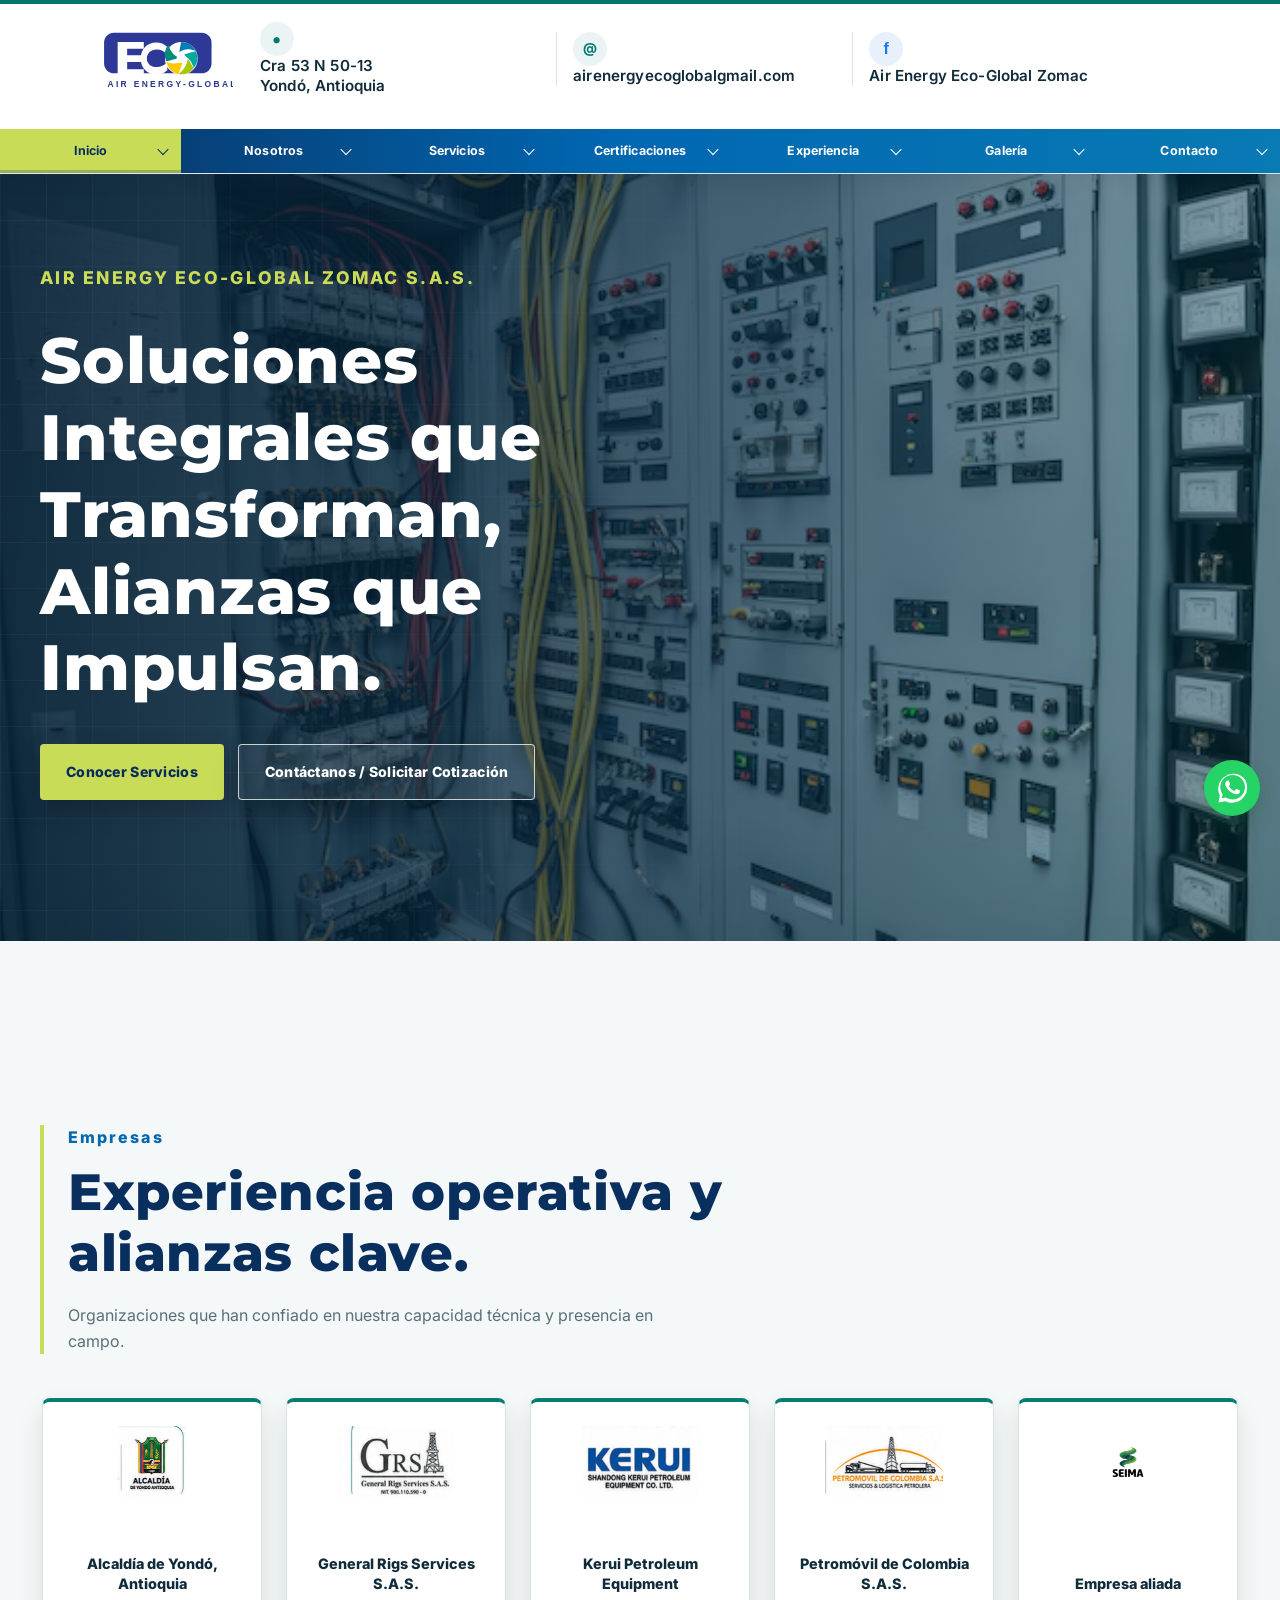
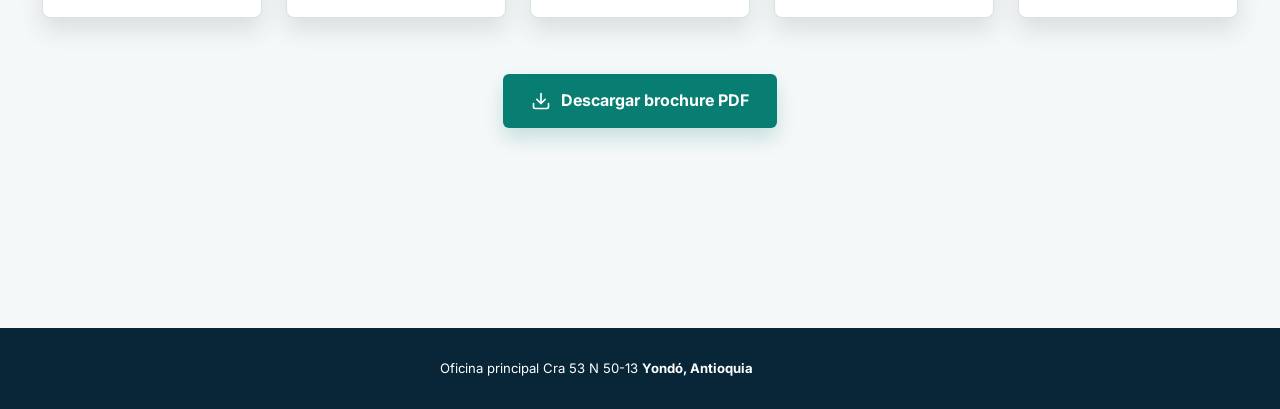
<file: index.html>
<!DOCTYPE html>
<html lang="es">
<head>
    <meta charset="UTF-8">
    <meta name="viewport" content="width=device-width, initial-scale=1.0">
    <title>Air Energy Global / Ecoglobal S.A.S.</title>
    
    <link rel="stylesheet" href="css/styles.css">
    <link rel="stylesheet" href="css/site.css">
    <link rel="stylesheet" href="css/logo.css">
    <link rel="stylesheet" href="css/design.css">
    <style>
        /* Estructura general del Header limpia y estable */
        header.site-header {
            display: flex !important;
            flex-direction: column !important;
            width: 100% !important;
            max-width: none !important;
            margin: 0 !important;
            padding: 0 !important;
            box-sizing: border-box !important;
            background: #ffffff !important;
            overflow: visible !important;
        }

        /* Fila Superior: Logo, Contactos y Botón perfectamente alineados */
        .header-top-row {
            display: flex !important;
            justify-content: space-between !important;
            align-items: center !important;
            padding: 15px 40px !important;
            width: 100% !important;
            margin: 0 !important;
            box-sizing: border-box !important;
            gap: 20px !important;
        }
        
        /* Logotipo con tamaño natural y proporción correcta */
        .header-top-row .brand {
            display: flex !important;
            align-items: center !important;
            flex-shrink: 0 !important;
        }
        .header-top-row .brand .brand-logo-frame {
            display: flex !important;
            align-items: center !important;
        }
        .header-top-row .brand .brand-logo {
            height: 90px !important;
            max-height: 90px !important;
            width: auto !important;
            max-width: none !important;
            object-fit: contain !important;
            border: 0 !important;
            overflow: visible !important;
        }

        /* Datos de contacto distribuidos en el centro */
        .header-top-row .header-contact {
            display: flex !important;
            justify-content: space-between !important;
            align-items: center !important;
            flex: 1 1 auto !important;
            min-width: 0 !important;
            font-size: 0.95rem !important;
            gap: 25px !important;
        }
        .header-top-row .header-contact a,
        .header-top-row .header-contact span {
            font-size: 0.95rem !important;
            line-height: 1.3 !important;
            display: inline-block !important;
            vertical-align: middle !important;
        }

        /* Botón Contáctanos a la derecha */
        .header-top-row .header-contact-button {
            flex-shrink: 0 !important;
            white-space: nowrap !important;
            padding: 10px 20px !important;
        }

        /* Fila Inferior: Menú de navegación azul abarcando 100% de ancho de lado a lado */
        header.site-header > nav#primary-nav {
            width: 100% !important;
            max-width: 100% !important;
            box-sizing: border-box !important;
            margin: 0 !important;
            padding: 0 !important;
        }
        header.site-header > nav#primary-nav ul {
            display: flex !important;
            justify-content: space-around !important;
            list-style: none !important;
            margin: 0 !important;
            padding: 0 !important;
            width: 100% !important;
            box-sizing: border-box !important;
        }
    </style>
</head>
<body>

    <header class="site-header">
        <!-- Fila Superior -->
        <div class="header-top-row">
            <!-- Logotipo -->
            <a class="brand" href="index.html" aria-label="ECO Air Energy Global, ir al inicio">
                <span class="brand-logo-frame">
                    <img class="brand-logo brand-logo-dark" src="assets/images/eco-air-energy-logo-transparent.svg" alt="ECO Air Energy Global">
                </span>
            </a>

            <!-- Datos de contacto -->
            <div class="header-contact" aria-label="Datos de contacto">
                <a class="header-address" href="https://www.google.com/maps/search/?api=1&amp;query=Cra+53+N+50-13%2C+Yond%C3%B3%2C+Antioquia%2C+Colombia" target="_blank" rel="noopener noreferrer">Cra 53 N 50-13<br>Yondó, Antioquia</a>
                <span class="header-email">airenergyecoglobalgmail.com</span>
                <a class="header-facebook" href="https://www.facebook.com/search/top/?q=AIR%20ENERGY%20ECO-GLOBAL%20ZOMAC" target="_blank" rel="noopener noreferrer">Air Energy Eco-Global Zomac</a>
            </div>

            <!-- Botón Contáctanos -->

            <!-- Botón menú móvil (oculto en desktop) -->
            <button class="menu-toggle" type="button" aria-expanded="false" aria-controls="primary-nav" aria-label="Abrir menú de navegación" style="display: none;">
                <span></span><span></span><span></span>
            </button>
        </div>
        
        <!-- Fila Inferior: Menú de navegación principal (Ancho completo garantizado) -->
        <nav id="primary-nav">
            <ul>
                <li class="nav-item-has-menu"><a class="active" aria-current="page" href="index.html">Inicio</a><ul class="nav-submenu" aria-label="Detalles de Inicio"><li><span>Home</span></li></ul></li>
                <li class="nav-item-has-menu"><a href="pages/nosotros.html">Nosotros</a><ul class="nav-submenu" aria-label="Detalles de Nosotros"><li><span>Quiénes somos</span></li><li><span>Valores</span></li><li><span>Certificaciones ISO</span></li></ul></li>
                <li class="nav-item-has-menu"><a href="pages/servicios.html">Servicios</a><ul class="nav-submenu" aria-label="Detalles de Servicios"><li><span>Climatización y refrigeración</span></li><li><span>Sistemas eléctricos y energía solar</span></li><li><span>Facilidades y soporte logístico</span></li><li><span>Servicios de salud en campo</span></li><li><span>Señalización vial y gestión ambiental</span></li><li><span>Big data y consultoría estratégica</span></li></ul></li>
                <li class="nav-item-has-menu"><a href="pages/certificaciones.html">Certificaciones</a><ul class="nav-submenu" aria-label="Detalles de Certificaciones"><li><span>Certificaciones ISO</span></li></ul></li>
                <li class="nav-item-has-menu"><a href="pages/experiencia.html">Experiencia</a><ul class="nav-submenu" aria-label="Detalles de Experiencia"><li><span>Clientes atendidos</span></li><li><span>Sectores atendidos</span></li></ul></li>
                <li class="nav-item-has-menu"><a href="pages/galeria.html">Galería</a><ul class="nav-submenu" aria-label="Detalles de Galería"><li><span>Proyectos y actividades en campo</span></li></ul></li>
                <li class="nav-item-has-menu nav-item-align-end"><a href="pages/contacto.html">Contacto</a><ul class="nav-submenu" aria-label="Detalles de Contacto"><li><span>Formulario</span></li><li><span>Mapa</span></li><li><span>Líneas de atención</span></li></ul></li>
            </ul>
        </nav>
    </header>

    <main>
        <!-- Sección de Inicio con el video de fondo -->
        <section id="inicio" class="hero-carousel" aria-label="Proyectos técnicos de AIR ENERGY ECO-GLOBAL">
            <div class="hero-slide hero-slide-industrial is-active" aria-hidden="true">
                <video class="hero-video" autoplay muted loop playsinline preload="metadata" poster="assets/images/panel.avif">
                    <source src="assets/images/video1.mp4" type="video/mp4">
                </video>
            </div>
            <div class="hero-content">
                <p class="eyebrow">AIR ENERGY ECO-GLOBAL ZOMAC S.A.S.</p>
                <h1 class="hero-title">Soluciones Integrales que Transforman, Alianzas que Impulsan.</h1>
                <div class="hero-actions">
                    <a class="hero-cta hero-cta-primary" href="pages/servicios.html">Conocer Servicios</a>
                    <a class="hero-cta hero-cta-secondary" href="pages/contacto.html">Contáctanos / Solicitar Cotización</a>
                </div>
            </div>
        </section>

        <!-- Sección de Alianzas y Empresas -->
        <section class="partners-carousel-section" aria-labelledby="alianzas-title">
            <div class="partners-carousel-heading">
                <p class="eyebrow">Empresas</p>
                <h2 id="alianzas-title">Experiencia operativa y alianzas clave.</h2>
                <p>Organizaciones que han confiado en nuestra capacidad técnica y presencia en campo.</p>
            </div>
            
            <div class="partners-card-carousel" aria-label="Empresas aliadas y clientes">
                <article class="partner-card">
                    <img src="assets/images/cliente-alcaldia-yondo.png" alt="Alcaldía de Yondó, Antioquia">
                    <p>Alcaldía de Yondó, Antioquia</p>
                </article>
                <article class="partner-card">
                    <img src="assets/images/cliente-general-rigs.png" alt="General Rigs Services S.A.S.">
                    <p>General Rigs Services S.A.S.</p>
                </article>
                <article class="partner-card">
                    <img src="assets/images/cliente-kerui.png" alt="Kerui Petroleum Equipment Co., Ltd.">
                    <p>Kerui Petroleum Equipment</p>
                </article>
                <article class="partner-card">
                    <img src="assets/images/cliente-petromovil.png" alt="Petromóvil de Colombia S.A.S.">
                    <p>Petromóvil de Colombia S.A.S.</p>
                </article>
                <article class="partner-card">
                    <img src="assets/images/Empresa5.jpeg" alt="Empresa aliada">
                    <p>Empresa aliada</p>
                </article>
            </div>

            <div class="brochure-container-center">
                <a href="assets/brochure.pdf" class="btn-brochure" download>
                    <svg viewBox="0 0 24 24" width="20" height="20" stroke="currentColor" stroke-width="2" fill="none" stroke-linecap="round" stroke-linejoin="round"><path d="M21 15v4a2 2 0 0 1-2 2H5a2 2 0 0 1-2-2v-4"></path><polyline points="7 10 12 15 17 10"></polyline><line x1="12" y1="15" x2="12" y2="3"></line></svg>
                    Descargar brochure PDF
                </a>
            </div>
        </section>
    </main>

    <footer class="site-footer">
        <div class="footer-location">
            <span class="footer-location-label">Oficina principal</span>
            <a class="footer-address" href="https://www.google.com/maps/search/?api=1&amp;query=Cra+53+N+50-13%2C+Yond%C3%B3%2C+Antioquia%2C+Colombia" target="_blank" rel="noopener noreferrer">Cra 53 N 50-13</a>
            <strong class="footer-city">Yondó, Antioquia</strong>
        </div>
    </footer>

    <script src="js/ui.js"></script>
</body>
</html>
</file>
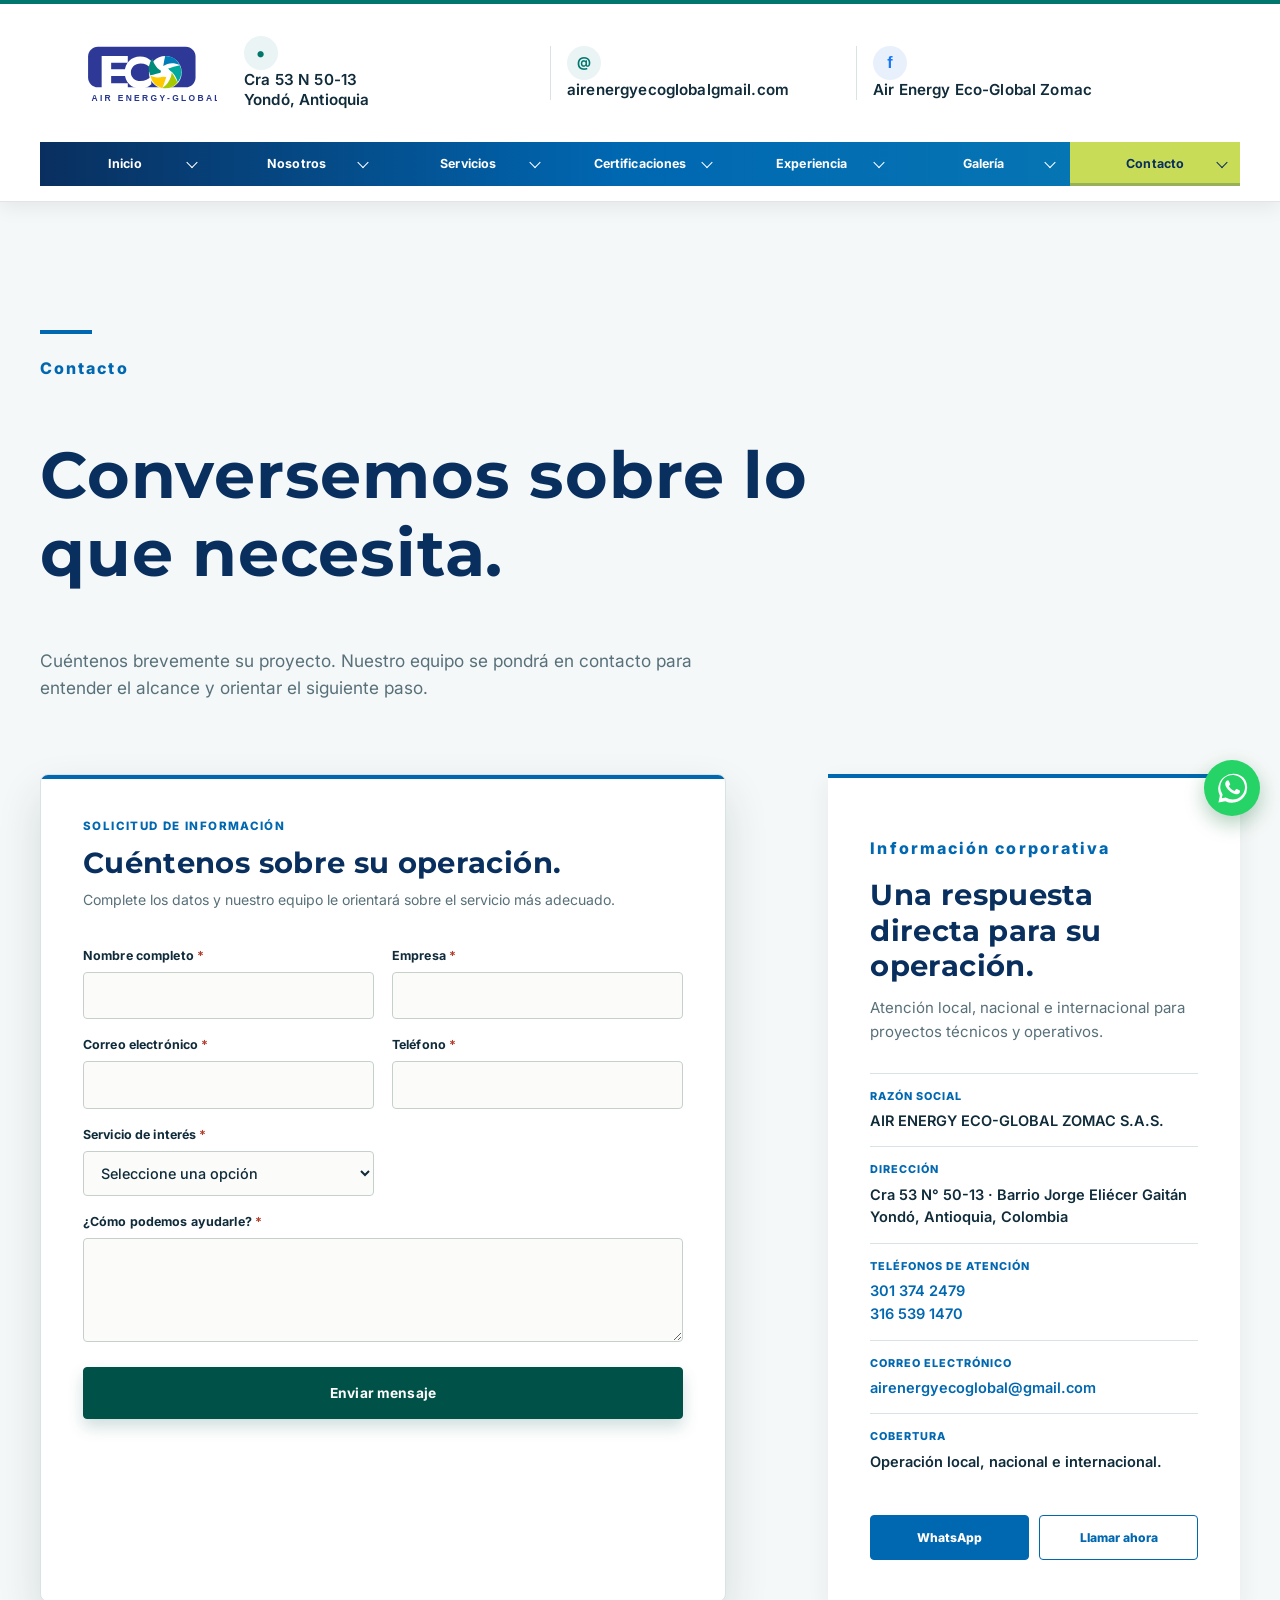
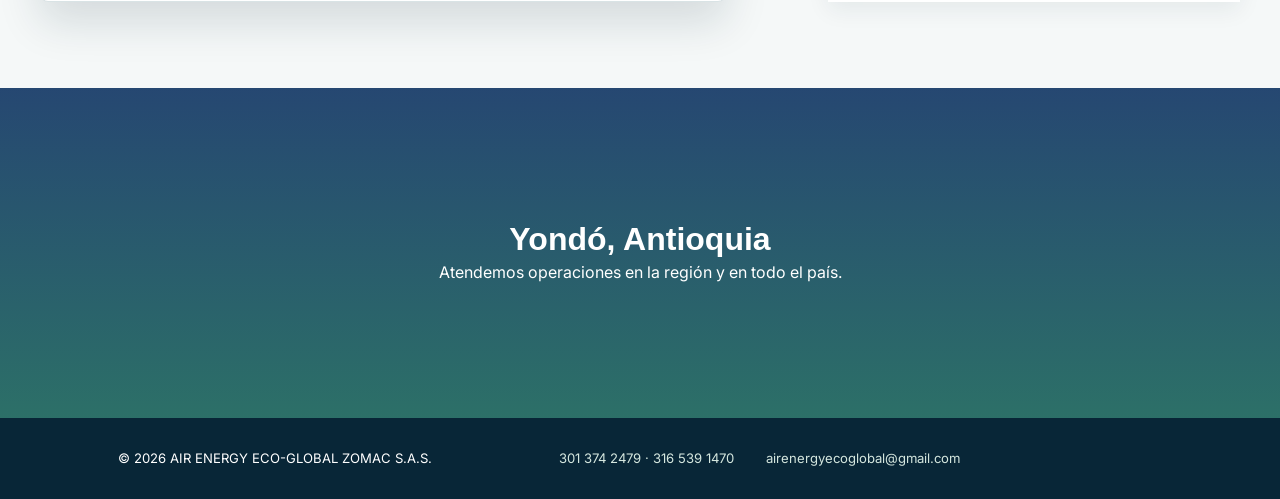
<file: pages/contacto.html>
<!doctype html>
<html lang="es">
  <head>
    <meta charset="utf-8" />
    <meta name="viewport" content="width=device-width,initial-scale=1" />
    <title>Contacto | AIR ENERGY</title>
    <link rel="icon" type="image/svg+xml" href="../assets/images/air-energy-mark.svg" />
    <link rel="preconnect" href="https://fonts.googleapis.com" />
    <link rel="preconnect" href="https://fonts.gstatic.com" crossorigin />
    <link
      href="https://fonts.googleapis.com/css2?family=Inter:wght@400;500;600;700&family=Montserrat:wght@600;700;800&display=swap"
      rel="stylesheet"
    />
    <link rel="stylesheet" href="../css/site.css" />
    <link rel="stylesheet" href="../css/logo.css" />
    <link rel="stylesheet" href="../css/design.css" />
    <style>
        /* Estructura general del Header estable */
        header.site-header {
            display: flex !important;
            flex-direction: column !important;
            width: 100% !important;
            max-width: 100% !important;
            box-sizing: border-box !important;
            background: #ffffff !important;
        }

        /* Fila Superior: Logo, Contactos y Botón perfectamente alineados */
        .header-top-row {
            display: flex !important;
            justify-content: space-between !important;
            align-items: center !important;
            padding: 14px 24px !important;
            width: 100% !important;
            box-sizing: border-box !important;
            gap: 20px !important;
        }
        
        /* Logotipo con proporción adecuada */
        .header-top-row .brand {
            display: flex !important;
            align-items: center !important;
            flex-shrink: 0 !important;
        }
        .header-top-row .brand .brand-logo-frame {
            display: flex !important;
            align-items: center !important;
        }
        .header-top-row .brand .brand-logo {
            height: 90px !important;
            max-height: 90px !important;
            width: auto !important;
            max-width: none !important;
            object-fit: contain !important;
        }

        /* Datos de contacto distribuidos */
        .header-top-row .header-contact {
            display: flex !important;
            justify-content: space-around !important;
            align-items: center !important;
            flex-grow: 1 !important;
            font-size: 0.95rem !important;
            gap: 15px !important;
        }
        .header-top-row .header-contact a,
        .header-top-row .header-contact span {
            font-size: 0.95rem !important;
            line-height: 1.3 !important;
            display: inline-block !important;
            vertical-align: middle !important;
        }

        /* Botón Contáctanos */
        .header-top-row .header-contact-button {
            flex-shrink: 0 !important;
            white-space: nowrap !important;
            padding: 10px 20px !important;
        }

        /* Fila Inferior: Menú de navegación azul a 100% de ancho */
        header.site-header > nav#primary-nav {
            width: 100% !important;
            box-sizing: border-box !important;
            margin: 0 !important;
        }
        header.site-header > nav#primary-nav ul {
            display: flex !important;
            justify-content: space-around !important;
            list-style: none !important;
            margin: 0 !important;
            padding: 0 !important;
            width: 100% !important;
            box-sizing: border-box !important;
        }

        /* Corrección de alineación para submenús en los extremos derechos (ej. Contacto) */
        .site-header nav#primary-nav ul li.nav-item-has-menu {
            position: relative !important;
        }
        .site-header nav#primary-nav ul li.nav-item-has-menu .nav-submenu {
            left: 0 !important;
            right: auto !important;
        }
        .site-header nav#primary-nav ul li.nav-item-has-menu.nav-item-align-end .nav-submenu,
        .site-header nav#primary-nav ul li.nav-item-has-menu:last-child .nav-submenu {
            left: auto !important;
            right: 0 !important;
        }
    </style>
  </head>
  <body>
    <header class="site-header">
      <!-- Fila Superior agrupada correctamente en .header-top-row -->
      <div class="header-top-row">
        <a class="brand" href="../index.html" aria-label="ECO Air Energy Global, ir al inicio">
          <span class="brand-logo-frame">
            <img class="brand-logo brand-logo-dark" src="../assets/images/eco-air-energy-logo-transparent.svg" alt="ECO Air Energy Global" />
          </span>
        </a>
        <div class="header-contact" aria-label="Datos de contacto">
          <a class="header-address" href="https://www.google.com/maps/search/?api=1&amp;query=Cra+53+N+50-13%2C+Yond%C3%B3%2C+Antioquia%2C+Colombia" target="_blank" rel="noopener noreferrer">Cra 53 N 50-13<br>Yondó, Antioquia</a>
          <span class="header-email">airenergyecoglobalgmail.com</span>
          <a class="header-facebook" href="https://www.facebook.com/search/top/?q=AIR%20ENERGY%20ECO-GLOBAL%20ZOMAC" target="_blank" rel="noopener noreferrer">Air Energy Eco-Global Zomac</a>
        </div>
        <button class="menu-toggle" type="button" aria-expanded="false" aria-controls="primary-nav" aria-label="Abrir menú de navegación" style="display: none;">
          <span></span><span></span><span></span>
        </button>
      </div>

      <!-- Fila Inferior: Menú de navegación principal con ancho completo -->
      <nav id="primary-nav">
        <ul>
          <li class="nav-item-has-menu"><a href="../index.html">Inicio</a><ul class="nav-submenu" aria-label="Detalles de Inicio"><li><span>Home</span></li></ul></li>
          <li class="nav-item-has-menu"><a href="nosotros.html">Nosotros</a><ul class="nav-submenu" aria-label="Detalles de Nosotros"><li><span>Quiénes somos</span></li><li><span>Valores</span></li><li><span>Certificaciones ISO</span></li></ul></li>
          <li class="nav-item-has-menu"><a href="servicios.html">Servicios</a><ul class="nav-submenu" aria-label="Detalles de Servicios"><li><span>Climatización y refrigeración</span></li><li><span>Sistemas eléctricos y energía solar</span></li><li><span>Facilidades y soporte logístico</span></li><li><span>Servicios de salud en campo</span></li><li><span>Señalización vial y gestión ambiental</span></li><li><span>Big data y consultoría estratégica</span></li></ul></li>
          <li class="nav-item-has-menu"><a href="certificaciones.html">Certificaciones</a><ul class="nav-submenu" aria-label="Detalles de Certificaciones"><li><span>Certificaciones ISO</span></li></ul></li>
          <li class="nav-item-has-menu"><a href="experiencia.html">Experiencia</a><ul class="nav-submenu" aria-label="Detalles de Experiencia"><li><span>Clientes atendidos</span></li><li><span>Sectores atendidos</span></li></ul></li>
          <li class="nav-item-has-menu"><a href="galeria.html">Galería</a><ul class="nav-submenu" aria-label="Detalles de Galería"><li><span>Proyectos y actividades en campo</span></li></ul></li>
          <li class="nav-item-has-menu nav-item-align-end"><a class="active" aria-current="page" href="contacto.html">Contacto</a><ul class="nav-submenu" aria-label="Detalles de Contacto"><li><span>Formulario</span></li><li><span>Mapa</span></li><li><span>Líneas de atención</span></li></ul></li>
        </ul>
      </nav>
    </header>
    <main>
      <section class="page-intro">
        <p class="eyebrow">Contacto</p>
        <h1>Conversemos sobre lo que necesita.</h1>
        <p>
          Cuéntenos brevemente su proyecto. Nuestro equipo se pondrá en contacto
          para entender el alcance y orientar el siguiente paso.
        </p>
      </section>
      <section class="contact-layout">
        <!-- REEMPLAZAR TU_CODIGO_AQUI POR EL ID FINAL DE FORMSPREE -->
        <form
          id="formulario"
          class="contact-form"
          action="https://formspree.io/f/TU_CODIGO_AQUI"
          method="POST"
        >
          <p class="form-kicker">Solicitud de información</p>
          <h2>Cuéntenos sobre su operación.</h2>
          <p class="form-intro">Complete los datos y nuestro equipo le orientará sobre el servicio más adecuado.</p>
          <div class="form-grid">
            <div>
              <label for="nombre">Nombre completo</label
              ><input id="nombre" name="nombre" autocomplete="name" required />
            </div>
            <div>
              <label for="empresa">Empresa</label
              ><input id="empresa" name="empresa" autocomplete="organization" required />
            </div>
            <div>
              <label for="correo">Correo electrónico</label
              ><input
                id="correo"
                name="_replyto"
                type="email"
                autocomplete="email"
                required
              />
            </div>
            <div>
              <label for="telefono">Teléfono</label
              ><input
                id="telefono"
                name="telefono"
                type="tel"
                autocomplete="tel"
                required
              />
            </div>
            <div>
              <label for="servicio">Servicio de interés</label
              ><select id="servicio" name="servicio" required>
                <option value="" selected disabled>
                  Seleccione una opción
                </option>
                <option>HVAC y climatización industrial</option>
                <option>Mantenimiento industrial</option>
                <option>Energía solar fotovoltaica</option>
                <option>Salud y ambulancias TAB/TAM</option>
                <option>Soporte logístico y facilidades</option>
                <option>Otro servicio</option>
              </select>
            </div>
          </div>
          <label for="mensaje">¿Cómo podemos ayudarle?</label
          ><textarea id="mensaje" name="mensaje" required></textarea
          ><button type="submit">Enviar mensaje</button>
        </form>
        <aside id="lineas-atencion" class="contact-details contact-corporate">
          <p class="eyebrow">Información corporativa</p>
          <h2>Una respuesta directa para su operación.</h2>
          <p class="contact-details-intro">Atención local, nacional e internacional para proyectos técnicos y operativos.</p>
          <dl class="corporate-contact-list">
            <div><dt>Razón social</dt><dd>AIR ENERGY ECO-GLOBAL ZOMAC S.A.S.</dd></div>
            <div><dt>Dirección</dt><dd>Cra 53 N° 50-13 · Barrio Jorge Eliécer Gaitán<br>Yondó, Antioquia, Colombia</dd></div>
            <div><dt>Teléfonos de atención</dt><dd><a href="tel:+573013742479">301 374 2479</a><br><a href="tel:+573165391470">316 539 1470</a></dd></div>
            <div><dt>Correo electrónico</dt><dd><a href="mailto:airenergyecoglobal@gmail.com">airenergyecoglobal@gmail.com</a></dd></div>
            <div><dt>Cobertura</dt><dd>Operación local, nacional e internacional.</dd></div>
          </dl>
          <div class="contact-actions">
            <a class="contact-action-primary" href="https://wa.me/573013742479" target="_blank" rel="noopener noreferrer">WhatsApp</a>
            <a class="contact-action-secondary" href="tel:+573013742479">Llamar ahora</a>
          </div>
        </aside>
      </section>
      <section id="mapa" class="map-placeholder">
        <span>Yondó, Antioquia</span>
        <p>Atendemos operaciones en la región y en todo el país.</p>
      </section>
    </main>
    <footer class="site-footer contact-footer">
      <p>© 2026 AIR ENERGY ECO-GLOBAL ZOMAC S.A.S.</p>
      <a href="tel:+573013742479">301 374 2479 · 316 539 1470</a>
      <a href="mailto:airenergyecoglobal@gmail.com">airenergyecoglobal@gmail.com</a>
    </footer>
    <script>
      document
        .querySelector(".contact-form")
        .addEventListener("submit", function (event) {
          event.preventDefault();
          window.alert(
            "Formulario en mantenimiento / Envíe su mensaje a airenergyecoglobal@gmail.com",
          );
        });
    </script>
    <script src="../js/ui.js"></script>
  </body>
</html>
</file>
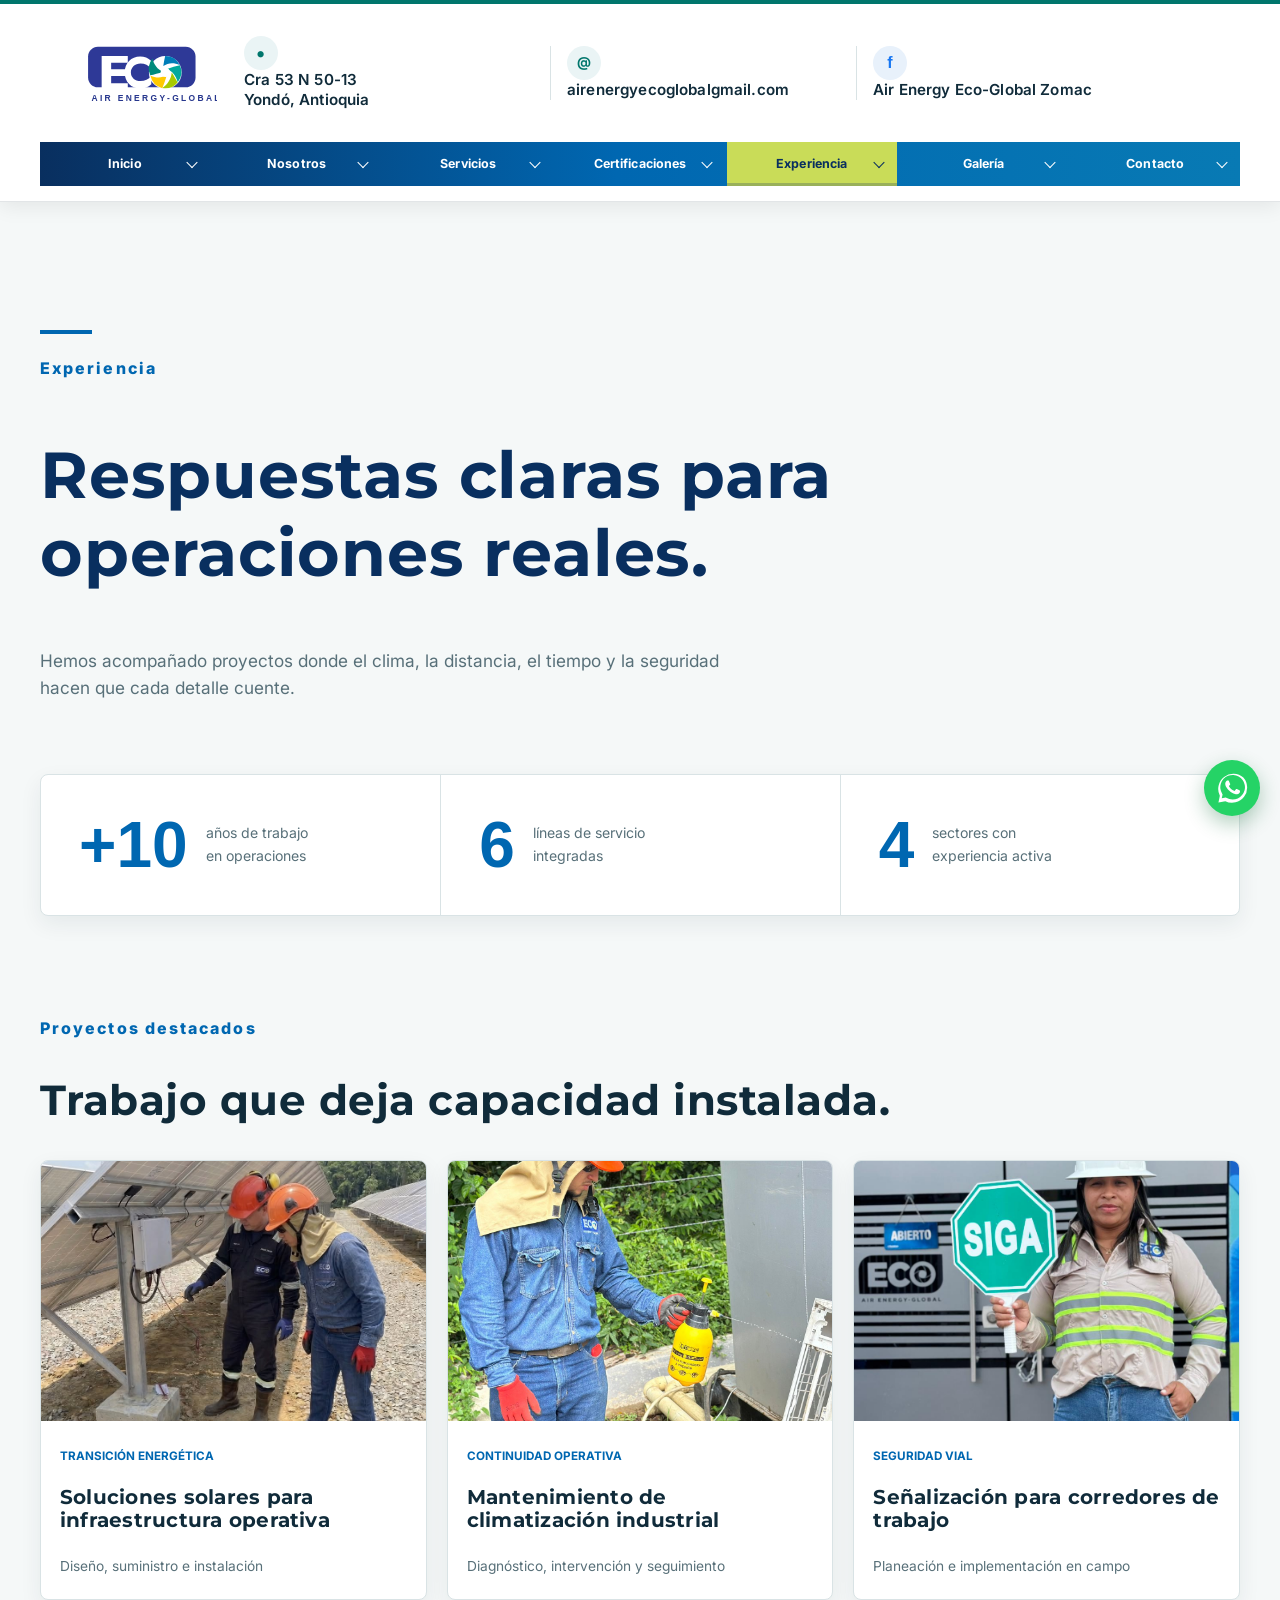
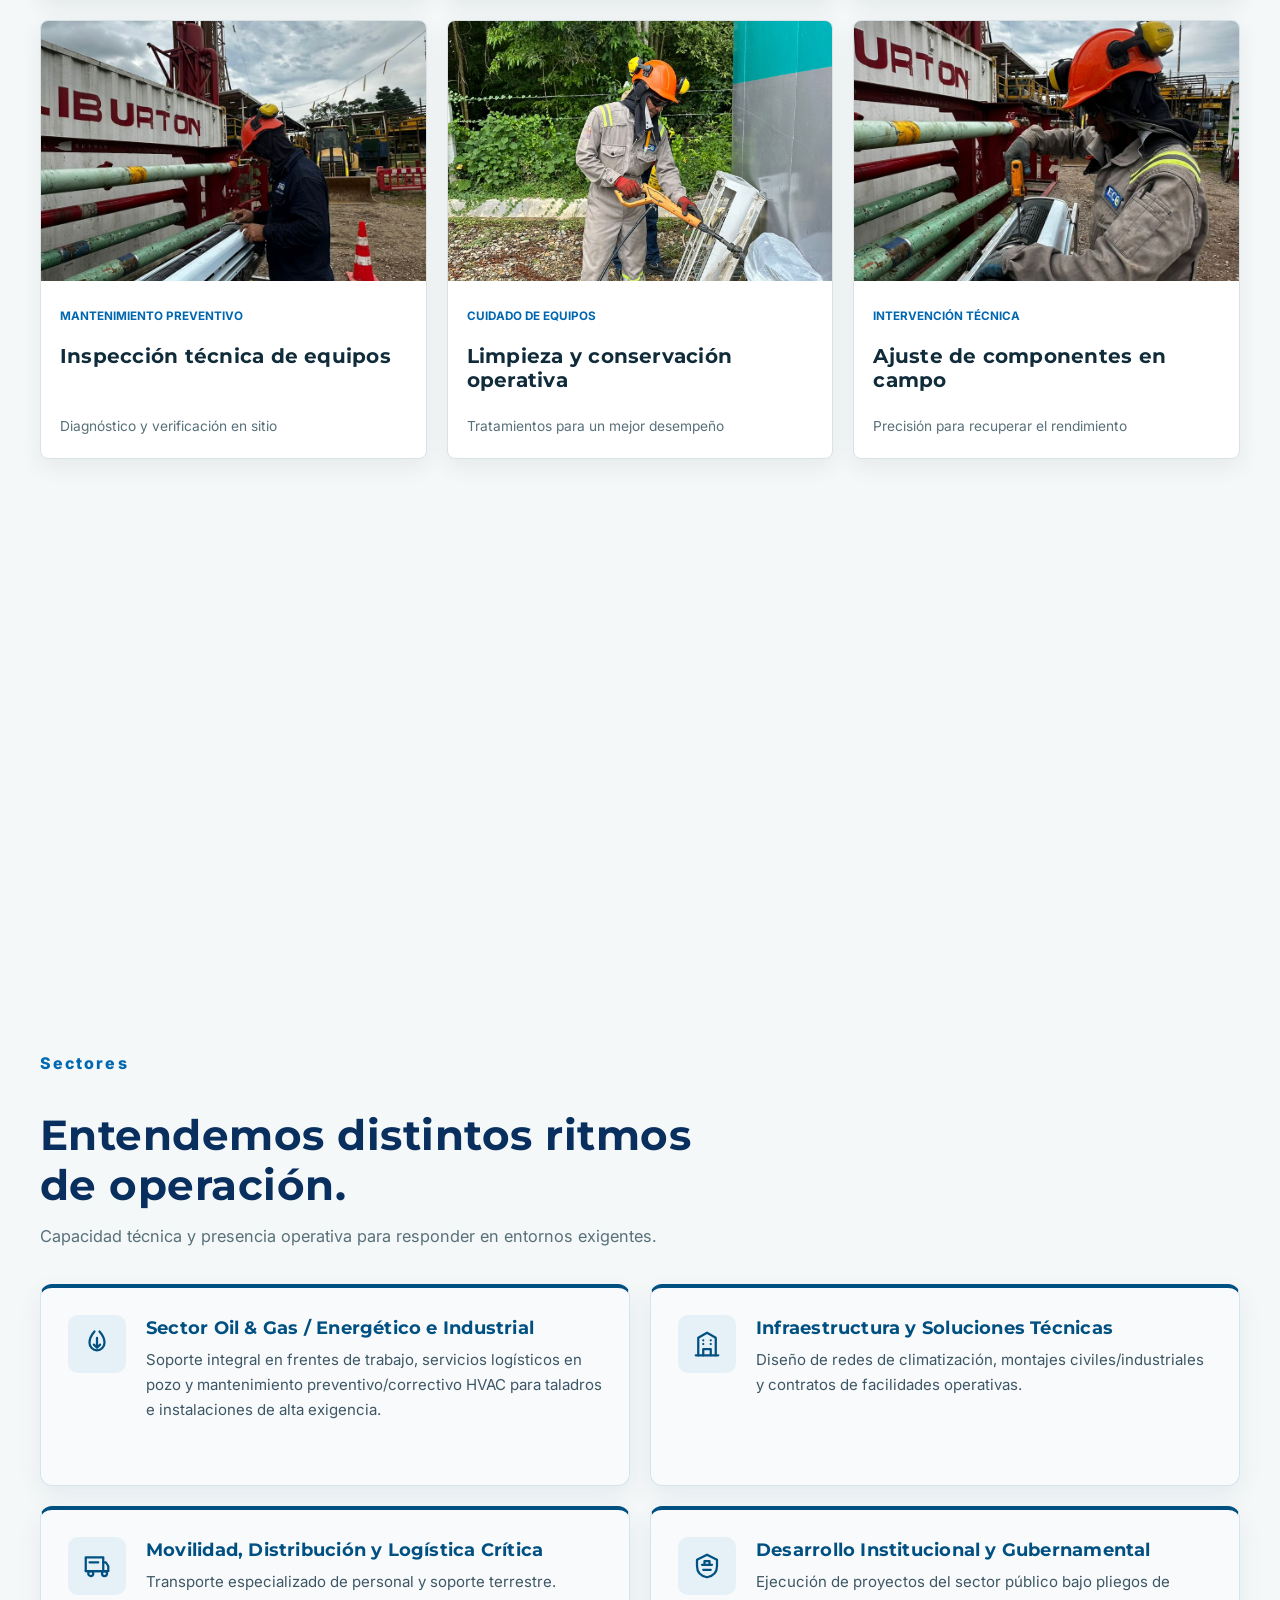
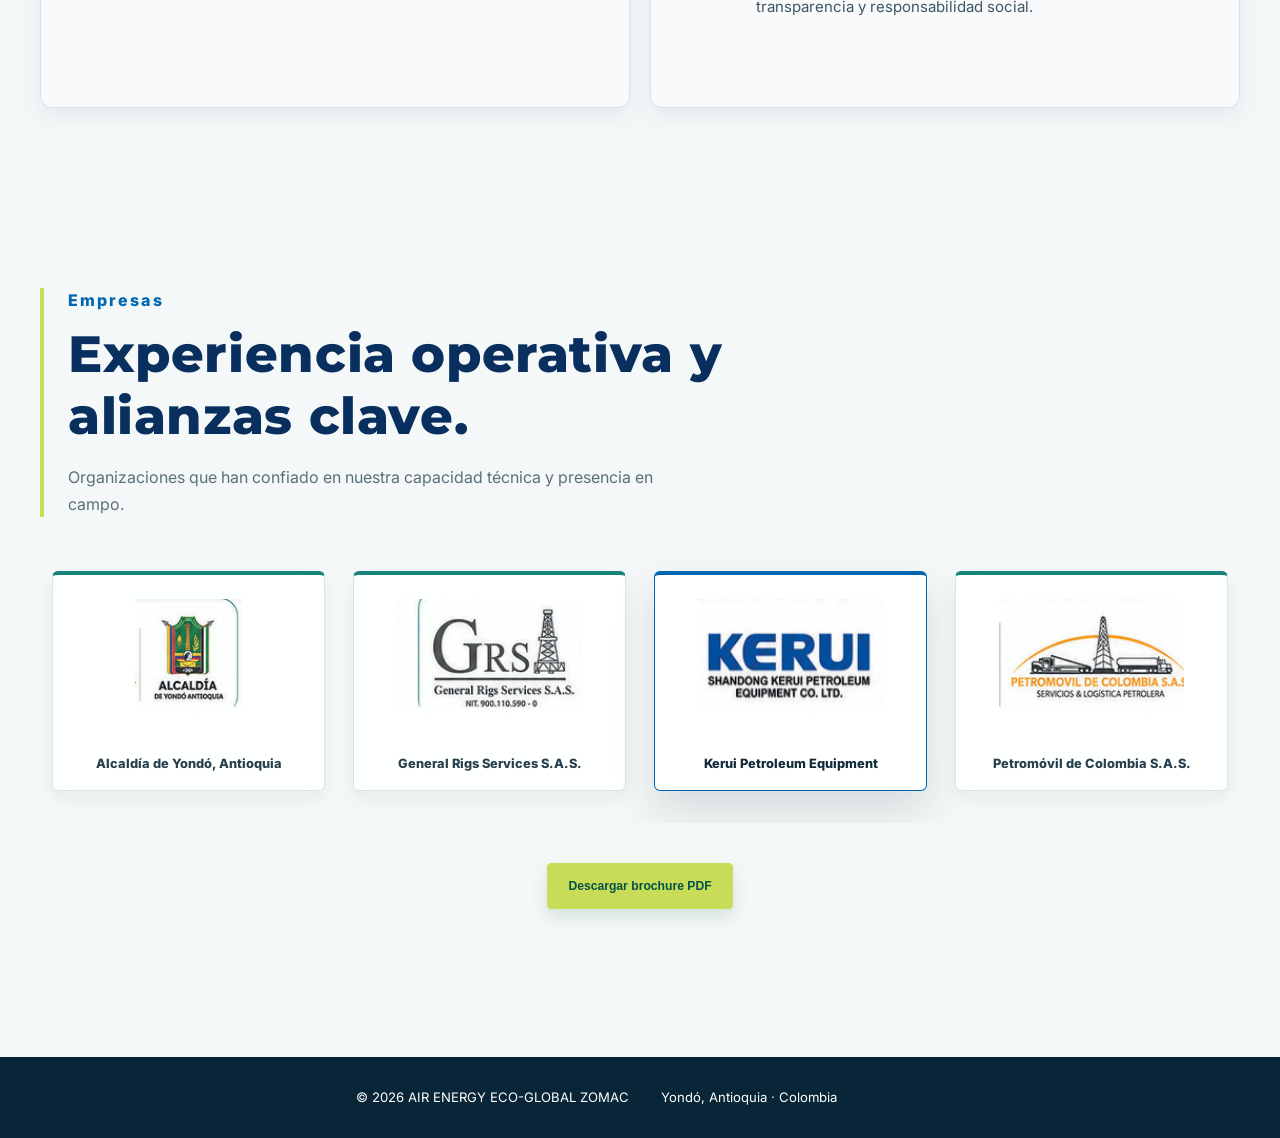
<file: pages/experiencia.html>
<!doctype html>
<html lang="es">
  <head>
    <meta charset="utf-8" />
    <meta name="viewport" content="width=device-width,initial-scale=1" />
    <title>Experiencia en mantenimiento industrial y HVAC petrolero | AIR ENERGY</title>
    <meta name="description" content="Experiencia operativa en mantenimiento industrial en Yondó, HVAC petrolero Colombia, soporte a frentes de trabajo y proyectos de energía solar.">
    <meta name="keywords" content="mantenimiento industrial Yondó, HVAC petrolero Colombia, energía solar fotovoltaica ZOMAC">
    <meta name="robots" content="index, follow">
    <link rel="icon" type="image/svg+xml" href="../assets/images/air-energy-mark.svg" />
    <link rel="preconnect" href="https://fonts.googleapis.com" />
    <link rel="preconnect" href="https://fonts.gstatic.com" crossorigin />
    <link
      href="https://fonts.googleapis.com/css2?family=Inter:wght@400;500;600;700&family=Montserrat:wght@600;700;800&display=swap"
      rel="stylesheet"
    />
    <link rel="stylesheet" href="../css/site.css" />
    <link rel="stylesheet" href="../css/logo.css" />
    <link rel="stylesheet" href="../css/design.css" />
    <style>
        /* Estructura general del Header estable */
        header.site-header {
            display: flex !important;
            flex-direction: column !important;
            width: 100% !important;
            max-width: 100% !important;
            box-sizing: border-box !important;
            background: #ffffff !important;
        }

        /* Fila Superior: Logo, Contactos y Botón perfectamente alineados */
        .header-top-row {
            display: flex !important;
            justify-content: space-between !important;
            align-items: center !important;
            padding: 14px 24px !important;
            width: 100% !important;
            box-sizing: border-box !important;
            gap: 20px !important;
        }
        
        /* Logotipo con proporción adecuada */
        .header-top-row .brand {
            display: flex !important;
            align-items: center !important;
            flex-shrink: 0 !important;
        }
        .header-top-row .brand .brand-logo-frame {
            display: flex !important;
            align-items: center !important;
        }
        .header-top-row .brand .brand-logo {
            height: 90px !important;
            max-height: 90px !important;
            width: auto !important;
            max-width: none !important;
            object-fit: contain !important;
        }

        /* Datos de contacto distribuidos */
        .header-top-row .header-contact {
            display: flex !important;
            justify-content: space-around !important;
            align-items: center !important;
            flex-grow: 1 !important;
            font-size: 0.95rem !important;
            gap: 15px !important;
        }
        .header-top-row .header-contact a,
        .header-top-row .header-contact span {
            font-size: 0.95rem !important;
            line-height: 1.3 !important;
            display: inline-block !important;
            vertical-align: middle !important;
        }

        /* Botón Contáctanos */
        .header-top-row .header-contact-button {
            flex-shrink: 0 !important;
            white-space: nowrap !important;
            padding: 10px 20px !important;
        }

        /* Fila Inferior: Menú de navegación azul a 100% de ancho */
        header.site-header > nav#primary-nav {
            width: 100% !important;
            box-sizing: border-box !important;
            margin: 0 !important;
        }
        header.site-header > nav#primary-nav ul {
            display: flex !important;
            justify-content: space-around !important;
            list-style: none !important;
            margin: 0 !important;
            padding: 0 !important;
            width: 100% !important;
            box-sizing: border-box !important;
        }
    </style>
  </head>
  <body>
    <header class="site-header">
      <div class="header-top-row">
        <a class="brand" href="../index.html" aria-label="ECO Air Energy Global, ir al inicio">
          <span class="brand-logo-frame">
            <img class="brand-logo brand-logo-dark" src="../assets/images/eco-air-energy-logo-transparent.svg" alt="ECO Air Energy Global" />
          </span>
        </a>
        <div class="header-contact" aria-label="Datos de contacto">
          <a class="header-address" href="https://www.google.com/maps/search/?api=1&query=Cra+53+N+50-13%2C+Yond%C3%B3%2C+Antioquia%2C+Colombia" target="_blank" rel="noopener noreferrer">Cra 53 N 50-13<br>Yondó, Antioquia</a>
          <span class="header-email">airenergyecoglobalgmail.com</span>
          <a class="header-facebook" href="https://www.facebook.com/search/top/?q=AIR%20ENERGY%20ECO-GLOBAL%20ZOMAC" target="_blank" rel="noopener noreferrer">Air Energy Eco-Global Zomac</a>
        </div>
        <button class="menu-toggle" type="button" aria-expanded="false" aria-controls="primary-nav" aria-label="Abrir menú de navegación" style="display: none;">
          <span></span><span></span><span></span>
        </button>
      </div>

      <nav id="primary-nav">
        <ul>
          <li class="nav-item-has-menu"><a href="../index.html">Inicio</a><ul class="nav-submenu" aria-label="Detalles de Inicio"><li><span>Home</span></li></ul></li>
          <li class="nav-item-has-menu"><a href="nosotros.html">Nosotros</a><ul class="nav-submenu" aria-label="Detalles de Nosotros"><li><span>Quiénes somos</span></li><li><span>Valores</span></li><li><span>Certificaciones ISO</span></li></ul></li>
          <li class="nav-item-has-menu"><a href="servicios.html">Servicios</a><ul class="nav-submenu" aria-label="Detalles de Servicios"><li><span>Climatización y refrigeración</span></li><li><span>Sistemas eléctricos y energía solar</span></li><li><span>Facilidades y soporte logístico</span></li><li><span>Servicios de salud en campo</span></li><li><span>Señalización vial y gestión ambiental</span></li><li><span>Big data y consultoría estratégica</span></li></ul></li>
          <li class="nav-item-has-menu"><a href="certificaciones.html">Certificaciones</a><ul class="nav-submenu" aria-label="Detalles de Certificaciones"><li><span>Certificaciones ISO</span></li></ul></li>
          <li class="nav-item-has-menu"><a class="active" aria-current="page" href="experiencia.html">Experiencia</a><ul class="nav-submenu" aria-label="Detalles de Experiencia"><li><span>Clientes atendidos</span></li><li><span>Sectores atendidos</span></li></ul></li>
          <li class="nav-item-has-menu"><a href="galeria.html">Galería</a><ul class="nav-submenu" aria-label="Detalles de Galería"><li><span>Proyectos y actividades en campo</span></li></ul></li>
          <li class="nav-item-has-menu nav-item-align-end"><a href="contacto.html">Contacto</a><ul class="nav-submenu" aria-label="Detalles de Contacto"><li><span>Formulario</span></li><li><span>Mapa</span></li><li><span>Líneas de atención</span></li></ul></li>
        </ul>
      </nav>
    </header>
    
    <main>
      <section class="page-intro">
        <p class="eyebrow">Experiencia</p>
        <h1>Respuestas claras para operaciones reales.</h1>
        <p>
          Hemos acompañado proyectos donde el clima, la distancia, el tiempo y
          la seguridad hacen que cada detalle cuente.
        </p>
      </section>
      <section class="metrics">
        <article>
          <strong>+10</strong><span>años de trabajo<br />en operaciones</span>
        </article>
        <article>
          <strong>6</strong><span>líneas de servicio<br />integradas</span>
        </article>
        <article>
          <strong>4</strong><span>sectores con<br />experiencia activa</span>
        </article>
      </section>
      <section id="clientes" class="section">
        <p class="eyebrow">Proyectos destacados</p>
        <h2>Trabajo que deja capacidad instalada.</h2>
        <div class="project-grid">
          <article>
            <img
              src="../assets/images/sistema.jpg"
              alt="Sistema de energía solar"
            />
            <div>
              <p>Transición energética</p>
              <h3>Soluciones solares para infraestructura operativa</h3>
              <span>Diseño, suministro e instalación</span>
            </div>
          </article>
          <article>
            <img
              src="../assets/images/climatizacion.jpeg"
              alt="Técnico realizando mantenimiento de climatización"
            />
            <div>
              <p>Continuidad operativa</p>
              <h3>Mantenimiento de climatización industrial</h3>
              <span>Diagnóstico, intervención y seguimiento</span>
            </div>
          </article>
          <article>
            <img
              src="../assets/images/d.jpeg"
              alt="Trabajadora con señal de control vial SIGA"
            />
            <div>
              <p>Seguridad vial</p>
              <h3>Señalización para corredores de trabajo</h3>
              <span>Planeación e implementación en campo</span>
            </div>
          </article>
          <article>
            <img
              src="../assets/images/1.jpeg"
              alt="Técnico inspeccionando un equipo de climatización"
            />
            <div>
              <p>Mantenimiento preventivo</p>
              <h3>Inspección técnica de equipos</h3>
              <span>Diagnóstico y verificación en sitio</span>
            </div>
          </article>
          <article>
            <img
              src="../assets/images/3.jpeg"
              alt="Técnico realizando limpieza especializada"
            />
            <div>
              <p>Cuidado de equipos</p>
              <h3>Limpieza y conservación operativa</h3>
              <span>Tratamientos para un mejor desempeño</span>
            </div>
          </article>
          <article>
            <img
              src="../assets/images/6.jpeg"
              alt="Especialista ajustando componentes técnicos"
            />
            <div>
              <p>Intervención técnica</p>
              <h3>Ajuste de componentes en campo</h3>
              <span>Precisión para recuperar el rendimiento</span>
            </div>
          </article>
          <article>
            <img
              src="../assets/images/a.jpeg"
              alt="Equipo AIR ENERGY reunido frente a su sede"
            />
            <div>
              <p>Equipo humano</p>
              <h3>Personas que hacen posible cada servicio</h3>
              <span>Compromiso, cercanía y experiencia</span>
            </div>
          </article>
          <article>
            <img
              src="../assets/images/f.jpeg"
              alt="Equipo operativo de AIR ENERGY"
            />
            <div>
              <p>Trabajo coordinado</p>
              <h3>Talento preparado para operar</h3>
              <span>Perfiles técnicos unidos en campo</span>
            </div>
          </article>
          <article>
            <img
              src="../assets/images/g.jpeg"
              alt="Equipo AIR ENERGY reunido en oficina"
            />
            <div>
              <p>Cercanía operativa</p>
              <h3>Un equipo que responde en conjunto</h3>
              <span>Coordinación desde la planeación</span>
            </div>
          </article>
        </div>
      </section>
      <section id="sectores" class="industries">
        <p class="eyebrow">Sectores</p>
        <h2>Entendemos distintos ritmos de operación.</h2>
        <p class="industries-intro">Capacidad técnica y presencia operativa para responder en entornos exigentes.</p>
        <div class="sector-grid">
          <article class="sector-card">
            <div class="sector-icon" aria-hidden="true">
              <svg viewBox="0 0 24 24" fill="none" stroke="currentColor" stroke-width="1.8" stroke-linecap="round" stroke-linejoin="round"><path d="M14 2s4 4.5 4 9a6 6 0 1 1-12 0c0-4.5 4-9 4-9"/><path d="M12 7v7"/><path d="M9.5 12.5 12 15l2.5-2.5"/></svg>
            </div>
            <div>
              <h3>Sector Oil & Gas / Energético e Industrial</h3>
              <p>Soporte integral en frentes de trabajo, servicios logísticos en pozo y mantenimiento preventivo/correctivo HVAC para taladros e instalaciones de alta exigencia.</p>
            </div>
          </article>
          <article class="sector-card">
            <div class="sector-icon" aria-hidden="true">
              <svg viewBox="0 0 24 24" fill="none" stroke="currentColor" stroke-width="1.8" stroke-linecap="round" stroke-linejoin="round"><path d="M3 21h18"/><path d="M5 21V7l7-4 7 4v14"/><path d="M9 21v-5h6v5"/><path d="M9 9h.01M15 9h.01M9 12h.01M15 12h.01"/></svg>
            </div>
            <div>
              <h3>Infraestructura y Soluciones Técnicas</h3>
              <p>Diseño de redes de climatización, montajes civiles/industriales y contratos de facilidades operativas.</p>
            </div>
          </article>
          <article class="sector-card">
            <div class="sector-icon" aria-hidden="true">
              <svg viewBox="0 0 24 24" fill="none" stroke="currentColor" stroke-width="1.8" stroke-linecap="round" stroke-linejoin="round"><path d="M3 5h14v11H3z"/><path d="M17 9h2l2 3v4h-4"/><path d="M3 16h18"/><circle cx="7" cy="18" r="2"/><circle cx="18" cy="18" r="2"/><path d="M6 9h7"/></svg>
            </div>
            <div>
              <h3>Movilidad, Distribución y Logística Crítica</h3>
              <p>Transporte especializado de personal y soporte terrestre.</p>
            </div>
          </article>
          <article class="sector-card">
            <div class="sector-icon" aria-hidden="true">
              <svg viewBox="0 0 24 24" fill="none" stroke="currentColor" stroke-width="1.8" stroke-linecap="round" stroke-linejoin="round"><path d="m12 3 8 4v5c0 5-3.4 8.1-8 9-4.6-.9-8-4-8-9V7z"/><path d="M8 11h8M10 11V8h4v3M9 15h6"/></svg>
            </div>
            <div>
              <h3>Desarrollo Institucional y Gubernamental</h3>
              <p>Ejecución de proyectos del sector público bajo pliegos de transparencia y responsabilidad social.</p>
            </div>
          </article>
        </div>
      </section>
      <section class="partners-carousel-section" aria-labelledby="alianzas-title">
        <div class="partners-carousel-heading">
          <p class="eyebrow">Empresas</p>
          <h2 id="alianzas-title">Experiencia operativa y alianzas clave.</h2>
          <p>Organizaciones que han confiado en nuestra capacidad técnica y presencia en campo.</p>
        </div>
        <div class="partners-card-carousel auto-card-carousel" aria-label="Empresas aliadas y clientes">
          <article class="partner-card">
            <img src="../assets/images/cliente-alcaldia-yondo.png" alt="Alcaldía de Yondó, Antioquia" />
            <p>Alcaldía de Yondó, Antioquia</p>
          </article>
          <article class="partner-card">
            <img src="../assets/images/cliente-general-rigs.png" alt="General Rigs Services S.A.S." />
            <p>General Rigs Services S.A.S.</p>
          </article>
          <article class="partner-card">
            <img src="../assets/images/cliente-kerui.png" alt="Kerui Petroleum Equipment Co., Ltd." />
            <p>Kerui Petroleum Equipment</p>
          </article>
          <article class="partner-card">
            <img src="../assets/images/cliente-petromovil.png" alt="Petromóvil de Colombia S.A.S." />
            <p>Petromóvil de Colombia S.A.S.</p>
          </article>
        </div>
        <div class="brochure-container">
          <a class="brochure-download" href="../assets/documents/brochure-air-energy-eco-global.pdf" download="brochure-air-energy-eco-global.pdf">Descargar brochure PDF</a>
        </div>
      </section>
    </main>
    <footer class="site-footer">
      <p>© 2026 AIR ENERGY ECO-GLOBAL ZOMAC</p>
      <a href="contacto.html">Yondó, Antioquia · Colombia</a>
    </footer>
    <script src="../js/ui.js"></script>
  </body>
</html>
</file>
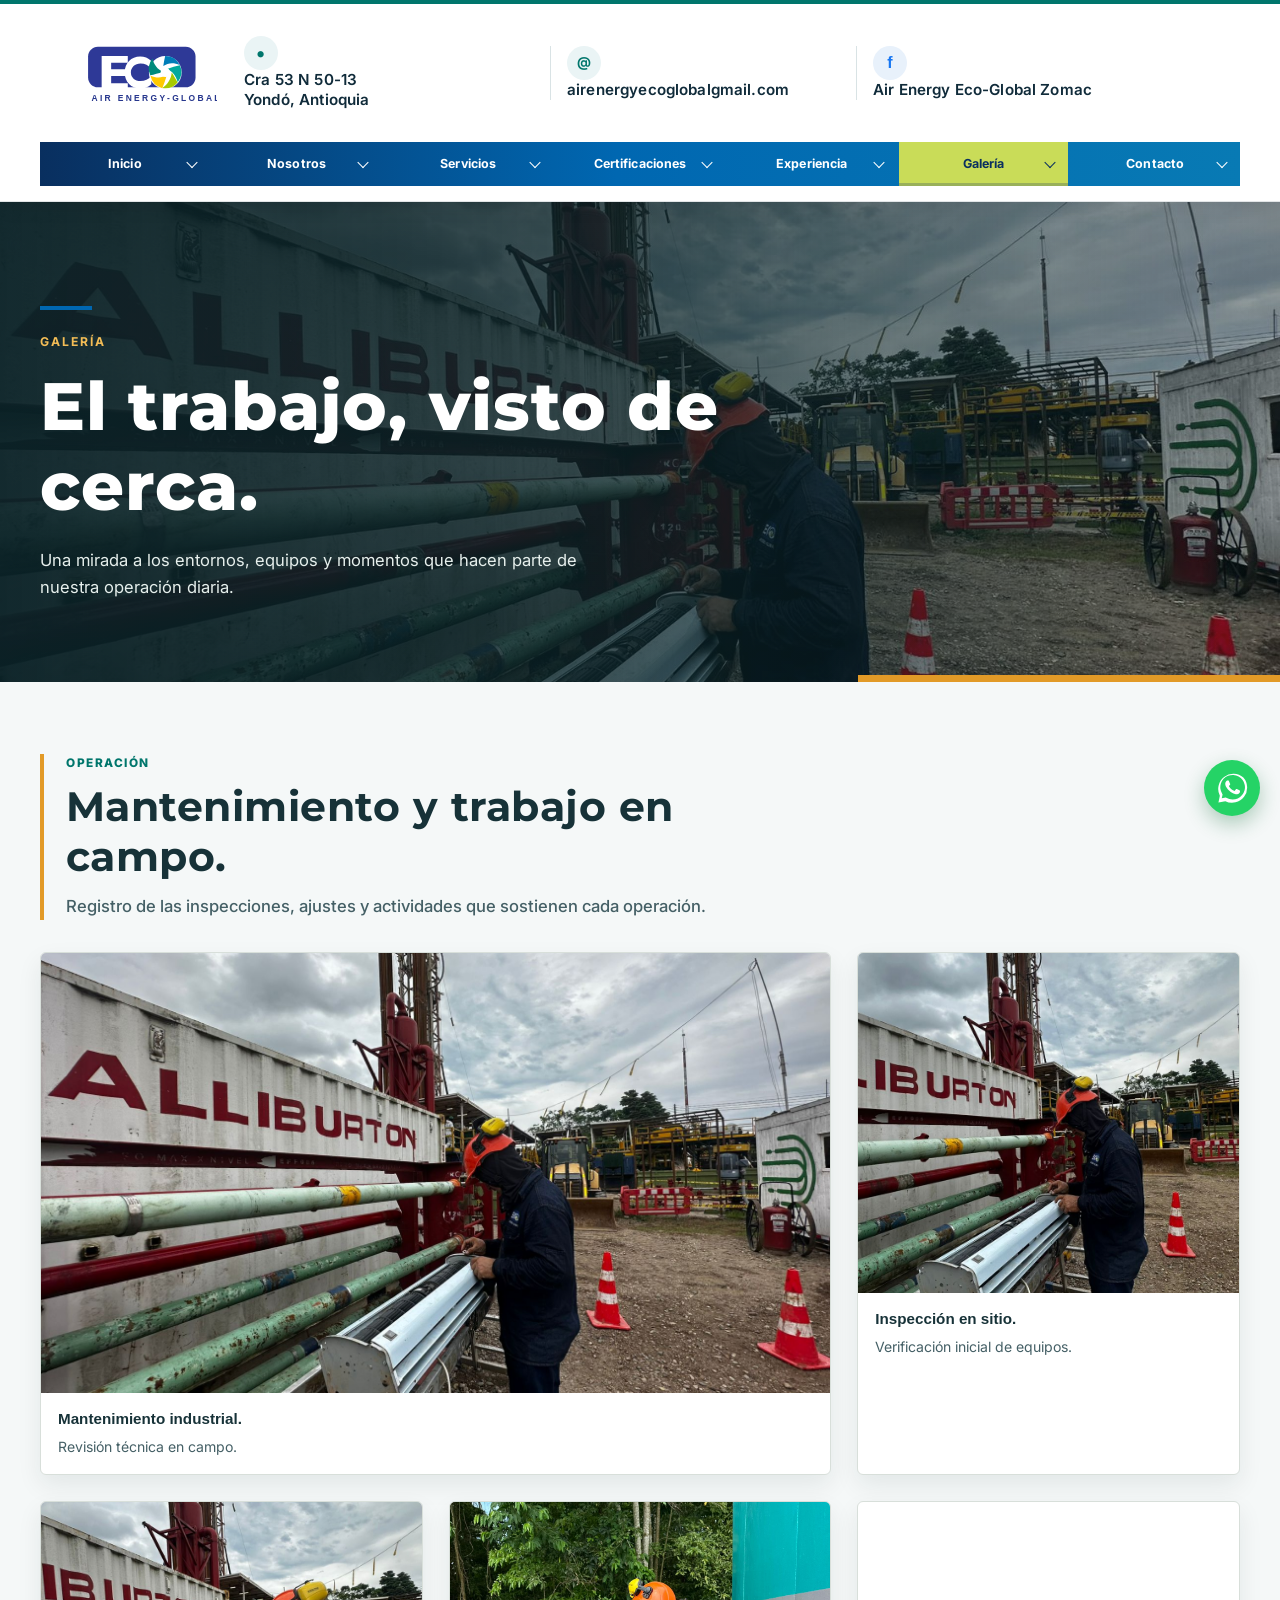
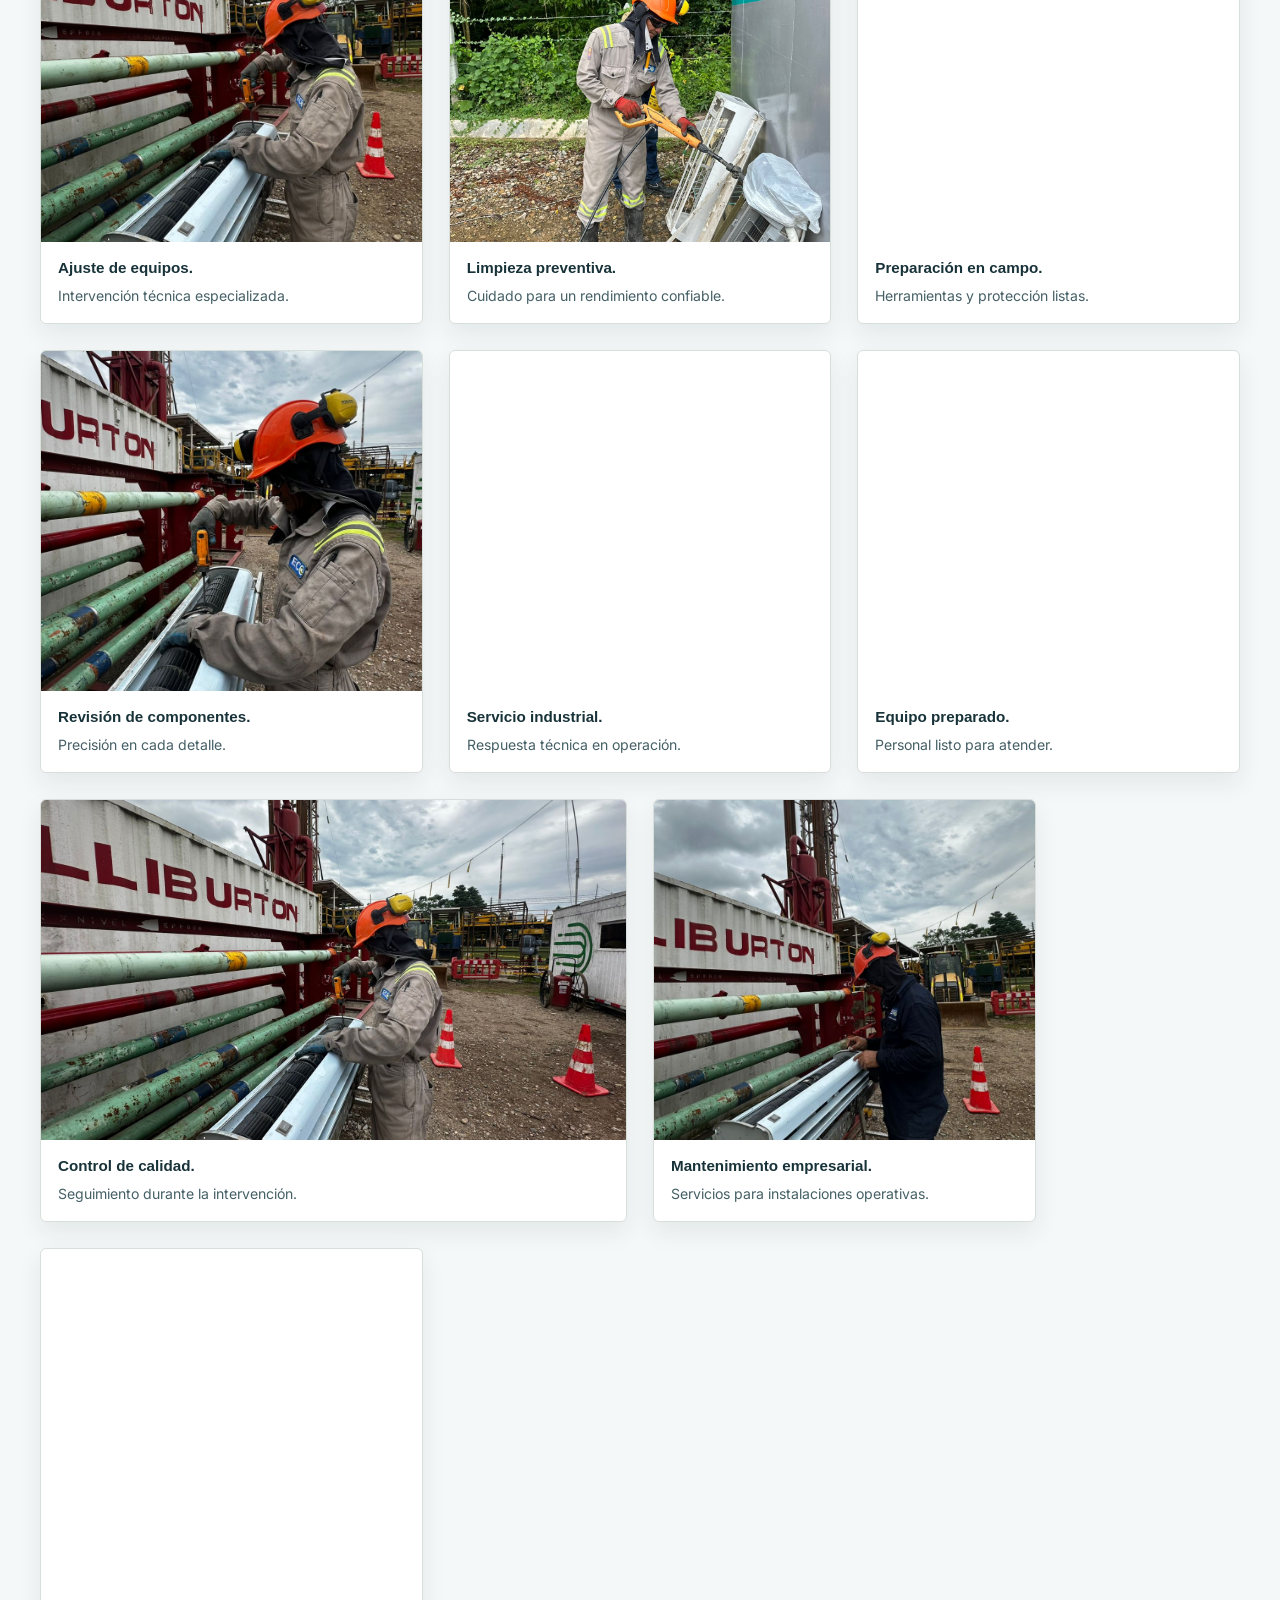
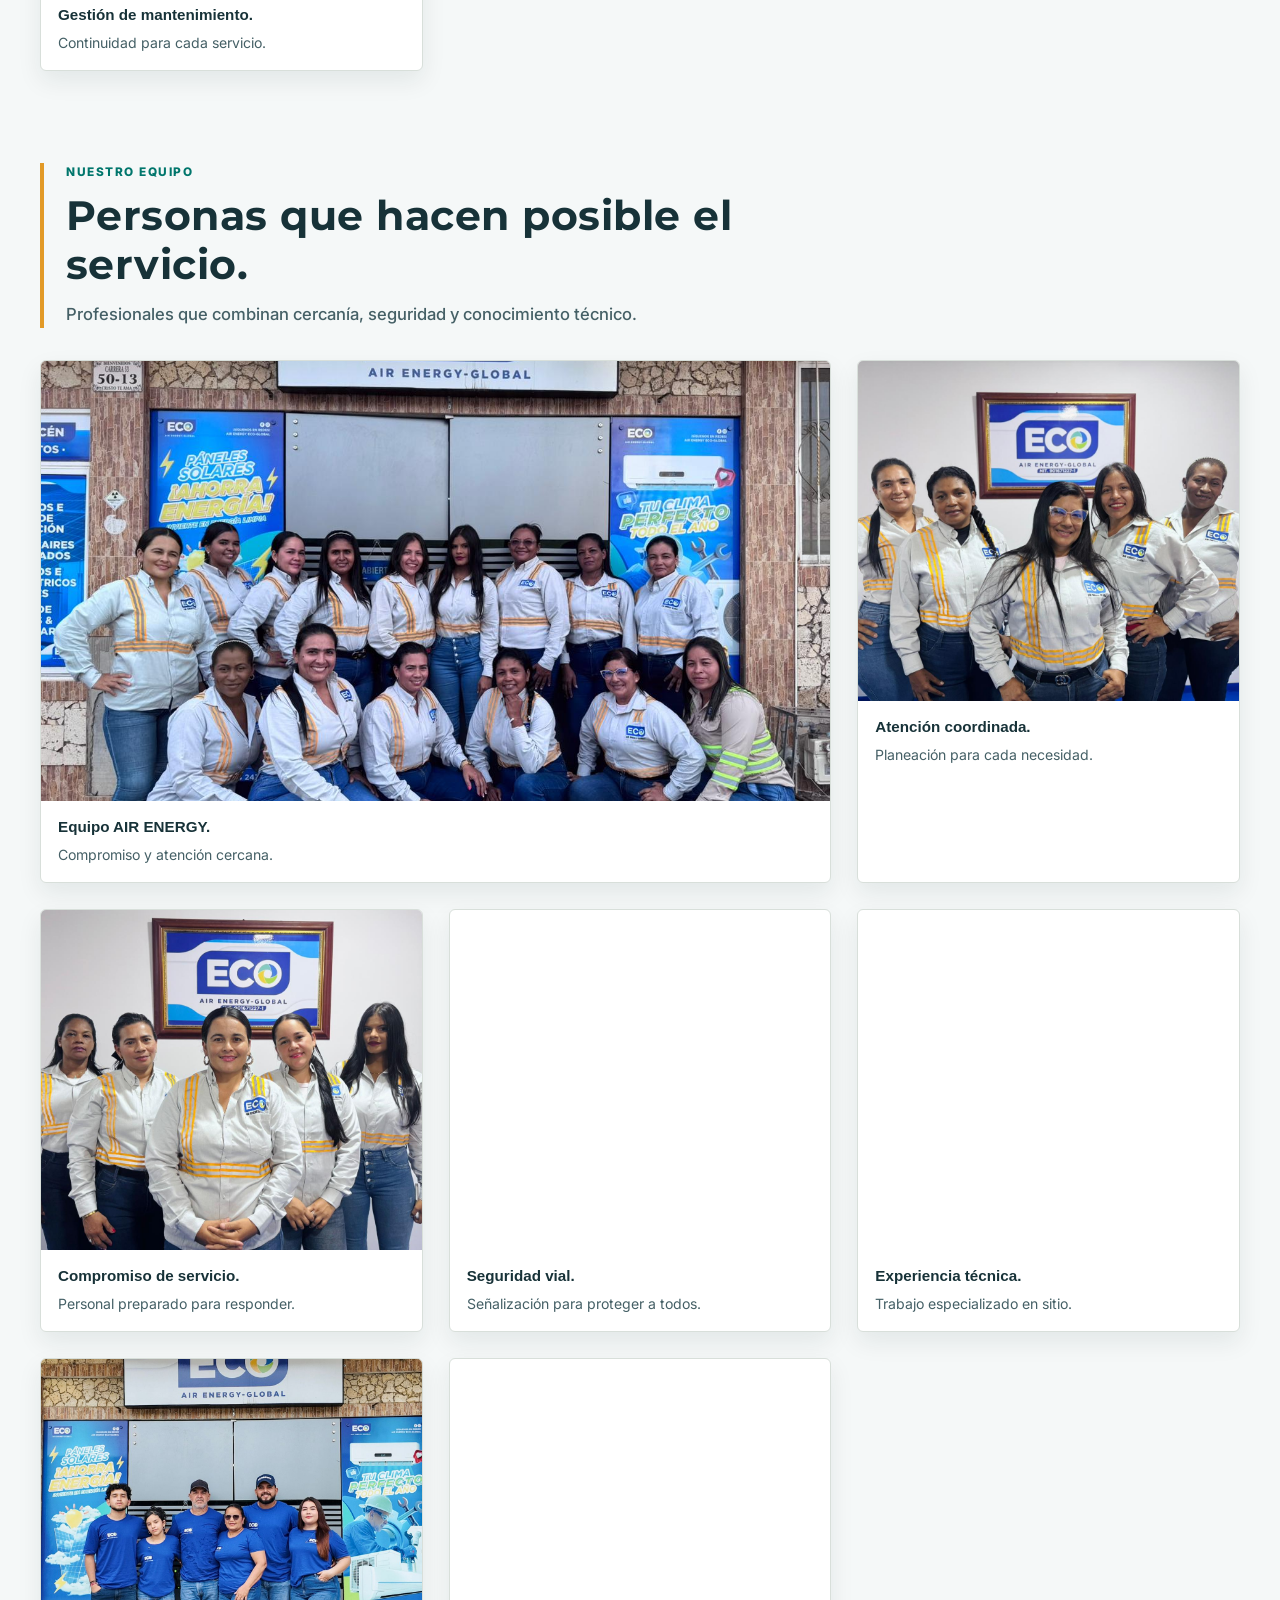
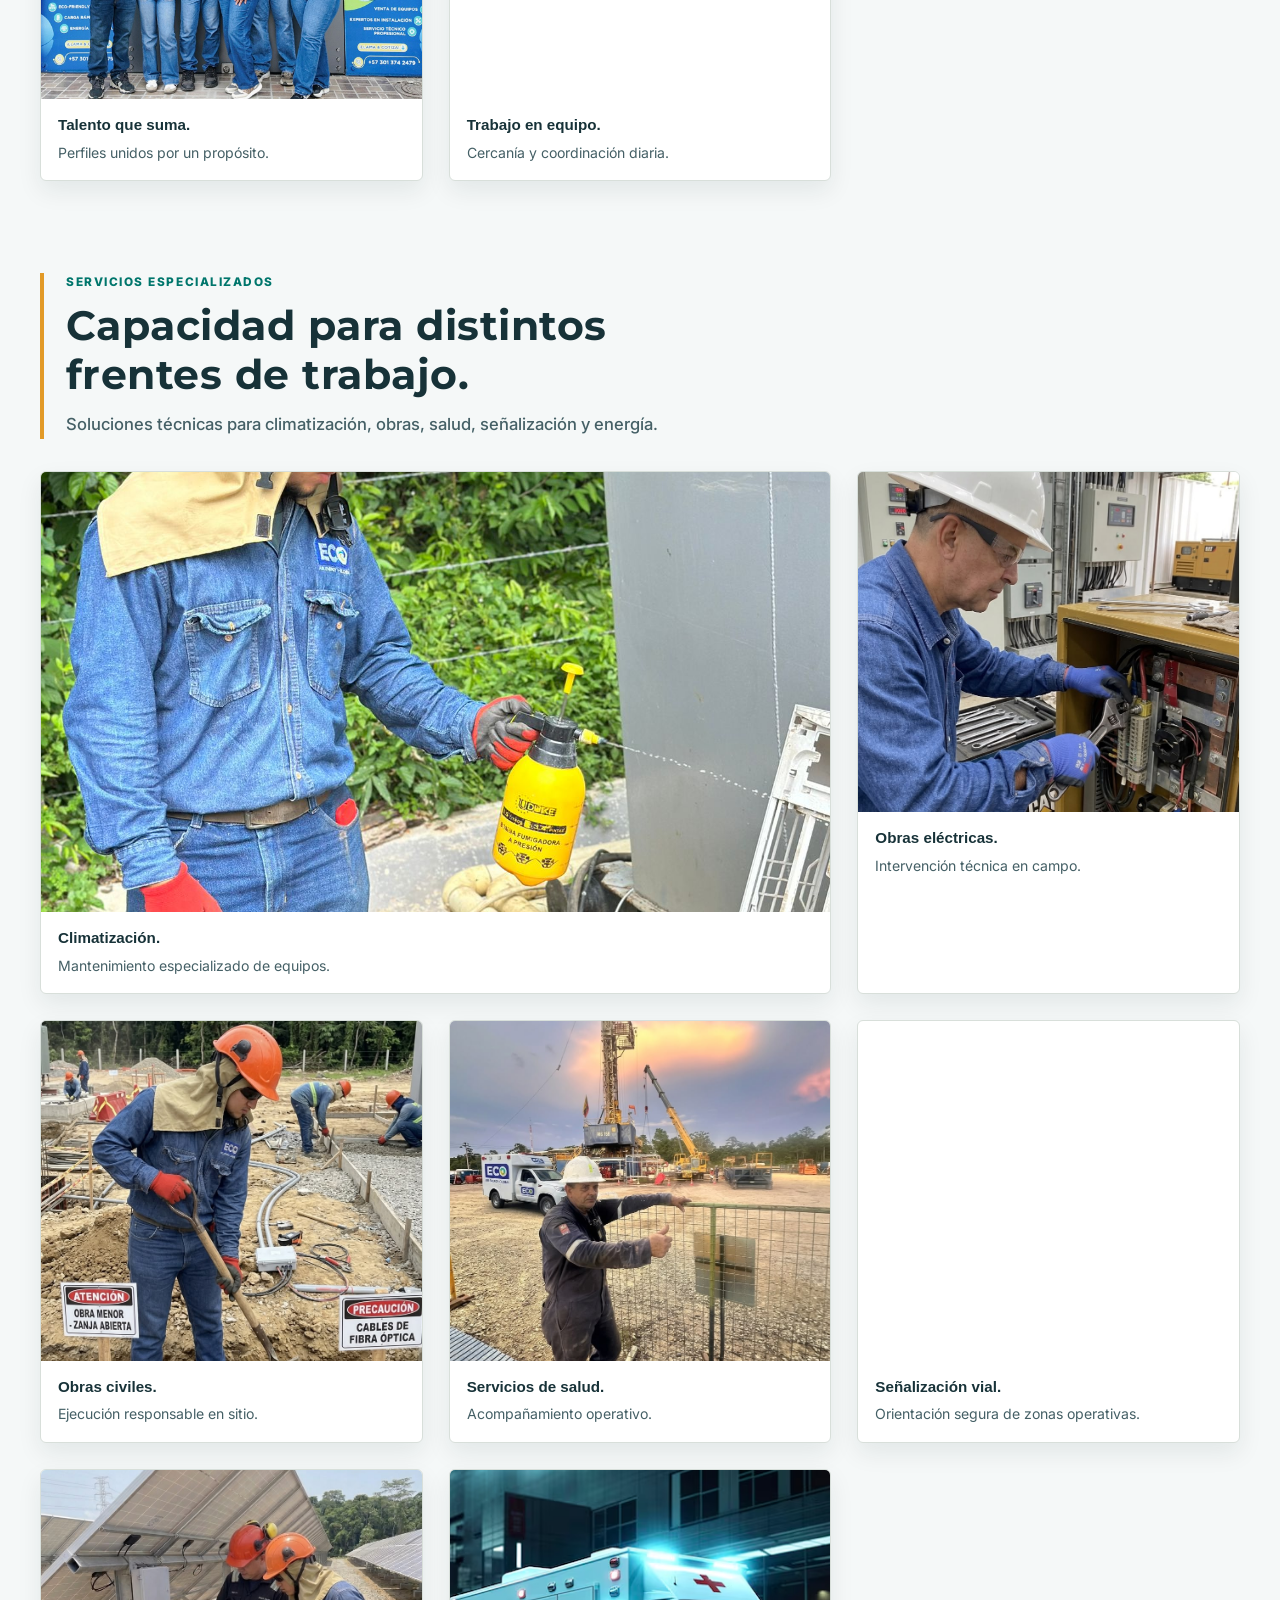
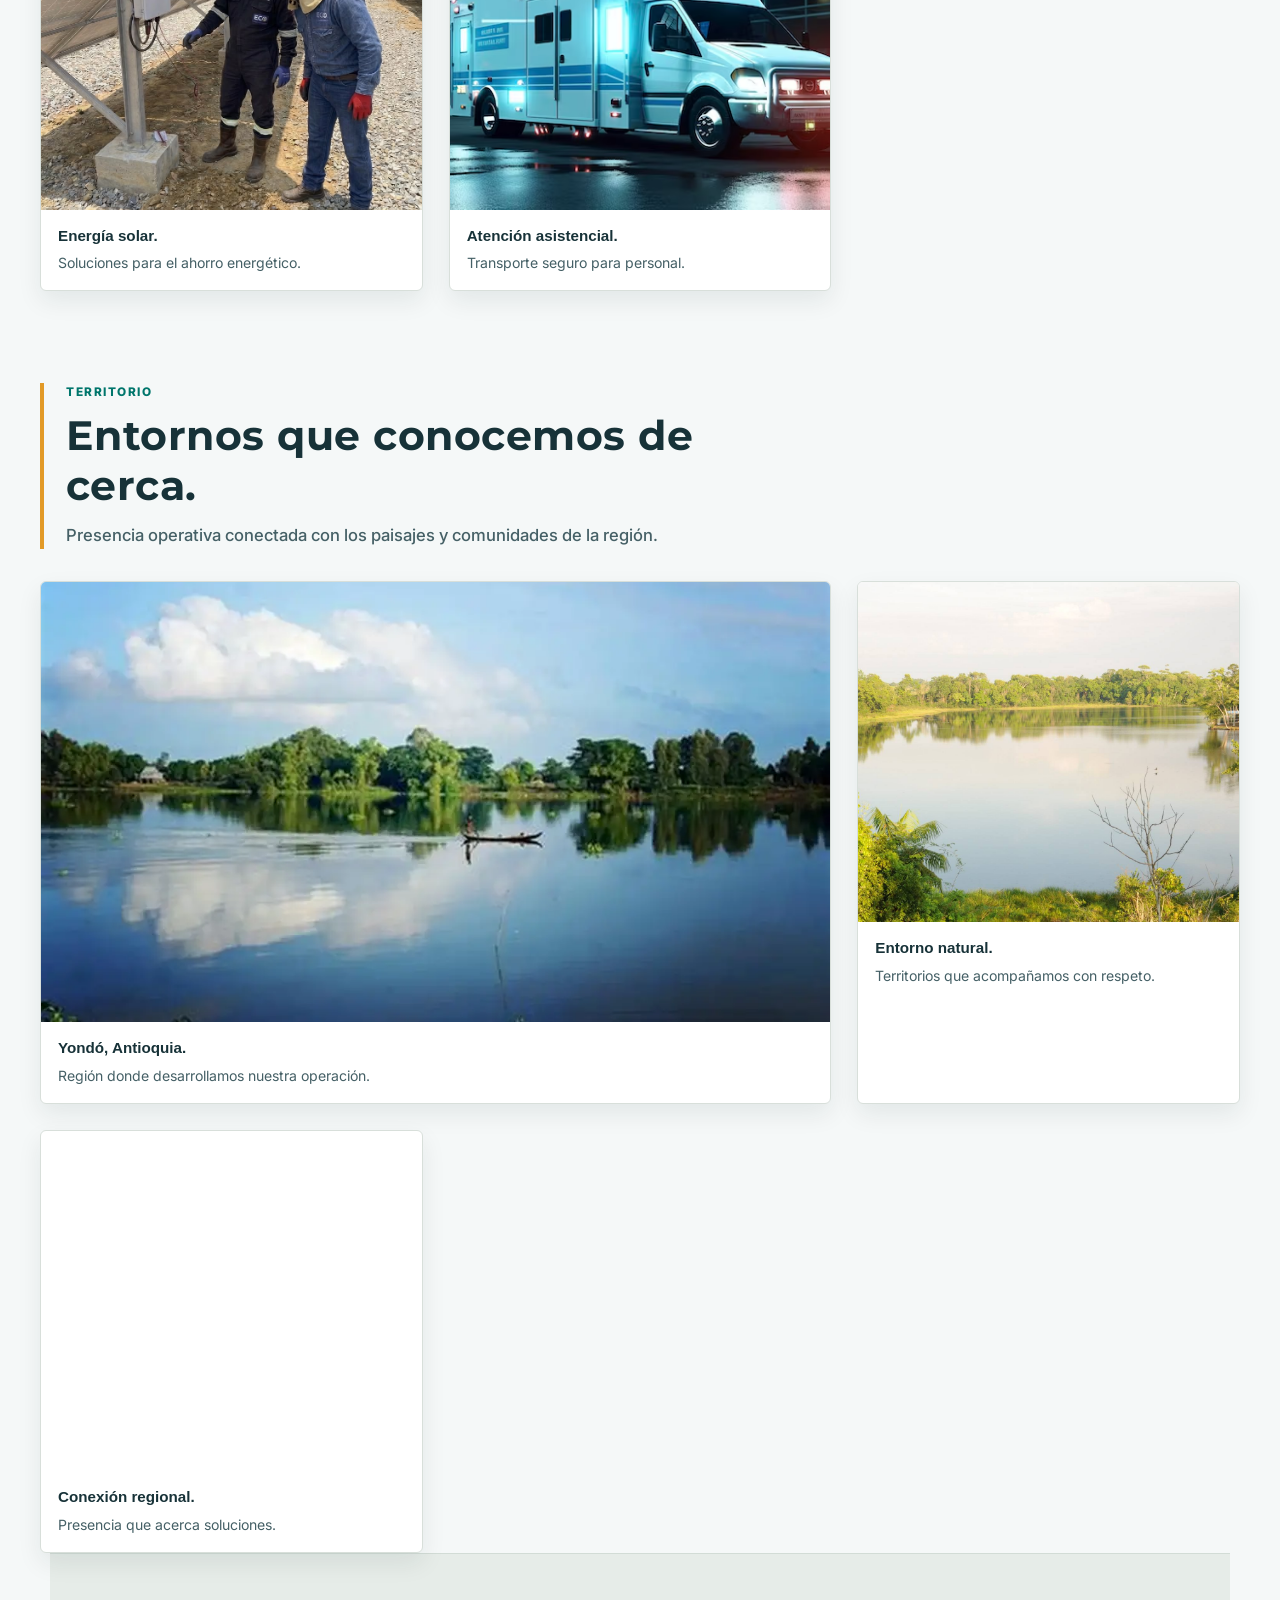
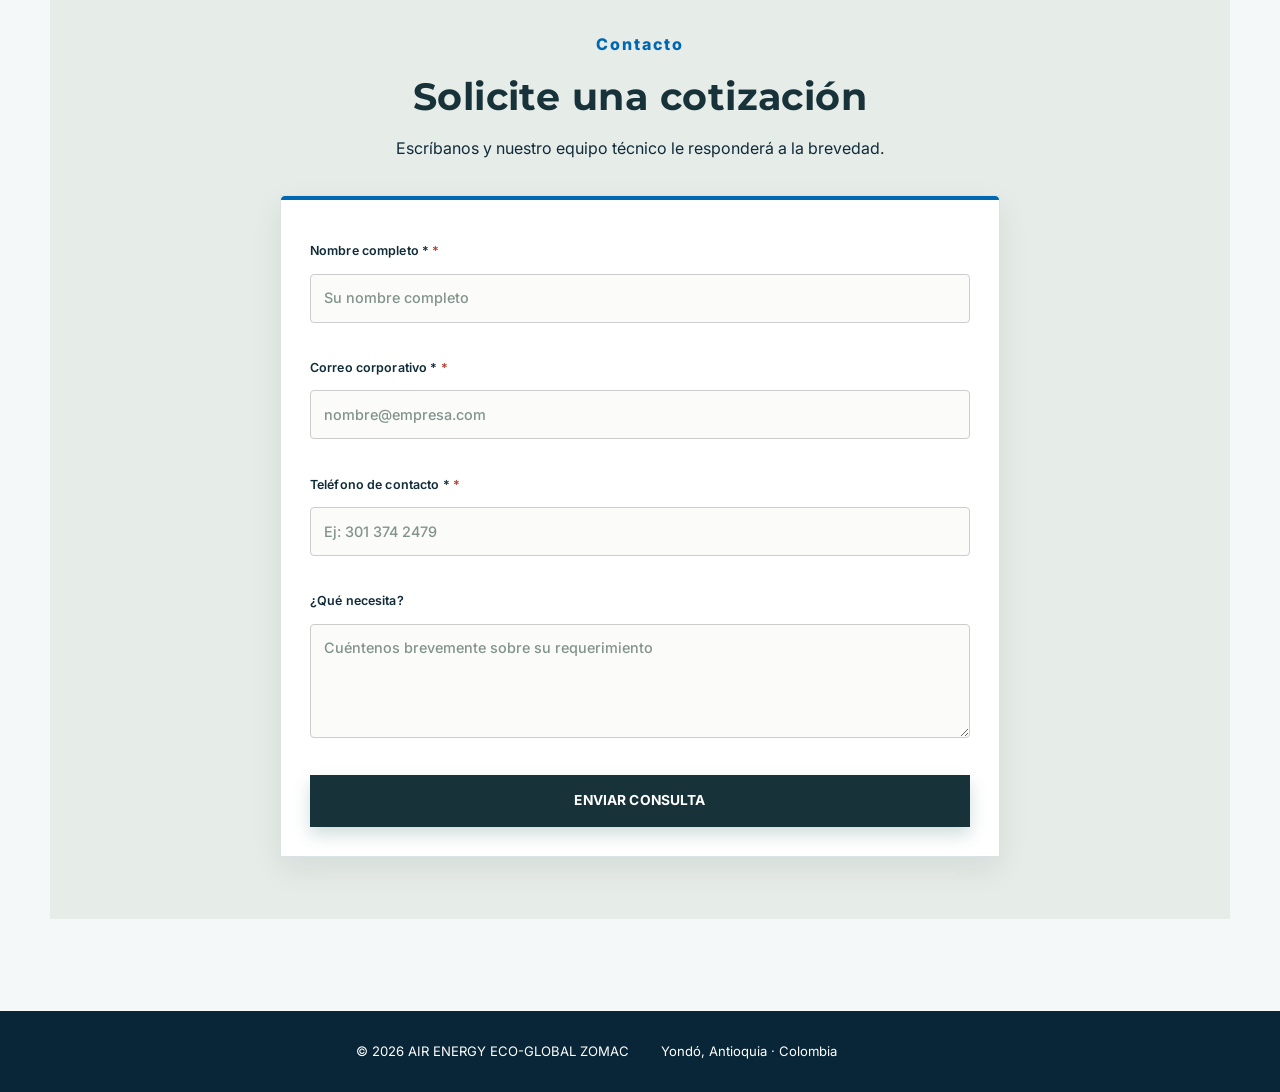
<file: pages/galeria.html>
<!doctype html>
<html lang="es">
  <head>
    <meta charset="utf-8" />
    <meta name="viewport" content="width=device-width,initial-scale=1" />
    <title>Galería | AIR ENERGY</title>
    <link rel="icon" type="image/svg+xml" href="../assets/images/air-energy-mark.svg" />
    <link rel="preconnect" href="https://fonts.googleapis.com" />
    <link rel="preconnect" href="https://fonts.gstatic.com" crossorigin />
    <link
      href="https://fonts.googleapis.com/css2?family=Inter:wght@400;500;600;700&family=Montserrat:wght@600;700;800&display=swap"
      rel="stylesheet"
    />
    <link rel="stylesheet" href="../css/site.css" />
    <link rel="stylesheet" href="../css/logo.css" />
    <link rel="stylesheet" href="../css/design.css" />
    <link rel="stylesheet" href="../css/gallery.css" />
    <style>
        /* Estructura general del Header estable */
        header.site-header {
            display: flex !important;
            flex-direction: column !important;
            width: 100% !important;
            max-width: 100% !important;
            box-sizing: border-box !important;
            background: #ffffff !important;
        }

        /* Fila Superior: Logo, Contactos y Botón perfectamente alineados */
        .header-top-row {
            display: flex !important;
            justify-content: space-between !important;
            align-items: center !important;
            padding: 14px 24px !important;
            width: 100% !important;
            box-sizing: border-box !important;
            gap: 20px !important;
        }
        
        /* Logotipo con proporción adecuada */
        .header-top-row .brand {
            display: flex !important;
            align-items: center !important;
            flex-shrink: 0 !important;
        }
        .header-top-row .brand .brand-logo-frame {
            display: flex !important;
            align-items: center !important;
        }
        .header-top-row .brand .brand-logo {
            height: 90px !important;
            max-height: 90px !important;
            width: auto !important;
            max-width: none !important;
            object-fit: contain !important;
        }

        /* Datos de contacto distribuidos */
        .header-top-row .header-contact {
            display: flex !important;
            justify-content: space-around !important;
            align-items: center !important;
            flex-grow: 1 !important;
            font-size: 0.95rem !important;
            gap: 15px !important;
        }
        .header-top-row .header-contact a,
        .header-top-row .header-contact span {
            font-size: 0.95rem !important;
            line-height: 1.3 !important;
            display: inline-block !important;
            vertical-align: middle !important;
        }

        /* Botón Contáctanos */
        .header-top-row .header-contact-button {
            flex-shrink: 0 !important;
            white-space: nowrap !important;
            padding: 10px 20px !important;
        }

        /* Fila Inferior: Menú de navegación azul a 100% de ancho */
        header.site-header > nav#primary-nav {
            width: 100% !important;
            box-sizing: border-box !important;
            margin: 0 !important;
        }
        header.site-header > nav#primary-nav ul {
            display: flex !important;
            justify-content: space-around !important;
            list-style: none !important;
            margin: 0 !important;
            padding: 0 !important;
            width: 100% !important;
            box-sizing: border-box !important;
        }
    </style>
  </head>
  <body>
    <header class="site-header">
      <!-- Fila Superior agrupada correctamente en .header-top-row -->
      <div class="header-top-row">
        <a class="brand" href="../index.html" aria-label="ECO Air Energy Global, ir al inicio">
          <span class="brand-logo-frame">
            <img class="brand-logo brand-logo-dark" src="../assets/images/eco-air-energy-logo-transparent.svg" alt="ECO Air Energy Global" />
          </span>
        </a>
        <div class="header-contact" aria-label="Datos de contacto">
          <a class="header-address" href="https://www.google.com/maps/search/?api=1&amp;query=Cra+53+N+50-13%2C+Yond%C3%B3%2C+Antioquia%2C+Colombia" target="_blank" rel="noopener noreferrer">Cra 53 N 50-13<br>Yondó, Antioquia</a>
          <span class="header-email">airenergyecoglobalgmail.com</span>
          <a class="header-facebook" href="https://www.facebook.com/search/top/?q=AIR%20ENERGY%20ECO-GLOBAL%20ZOMAC" target="_blank" rel="noopener noreferrer">Air Energy Eco-Global Zomac</a>
        </div>
        <button class="menu-toggle" type="button" aria-expanded="false" aria-controls="primary-nav" aria-label="Abrir menú de navegación" style="display: none;">
          <span></span><span></span><span></span>
        </button>
      </div>

      <!-- Fila Inferior: Menú de navegación principal con ancho completo -->
      <nav id="primary-nav">
        <ul>
          <li class="nav-item-has-menu"><a href="../index.html">Inicio</a><ul class="nav-submenu" aria-label="Detalles de Inicio"><li><span>Home</span></li></ul></li>
          <li class="nav-item-has-menu"><a href="nosotros.html">Nosotros</a><ul class="nav-submenu" aria-label="Detalles de Nosotros"><li><span>Quiénes somos</span></li><li><span>Valores</span></li><li><span>Certificaciones ISO</span></li></ul></li>
          <li class="nav-item-has-menu"><a href="servicios.html">Servicios</a><ul class="nav-submenu" aria-label="Detalles de Servicios"><li><span>Climatización y refrigeración</span></li><li><span>Sistemas eléctricos y energía solar</span></li><li><span>Facilidades y soporte logístico</span></li><li><span>Servicios de salud en campo</span></li><li><span>Señalización vial y gestión ambiental</span></li><li><span>Big data y consultoría estratégica</span></li></ul></li>
          <li class="nav-item-has-menu"><a href="certificaciones.html">Certificaciones</a><ul class="nav-submenu" aria-label="Detalles de Certificaciones"><li><span>Certificaciones ISO</span></li></ul></li>
          <li class="nav-item-has-menu"><a href="experiencia.html">Experiencia</a><ul class="nav-submenu" aria-label="Detalles de Experiencia"><li><span>Clientes atendidos</span></li><li><span>Sectores atendidos</span></li></ul></li>
          <li class="nav-item-has-menu"><a class="active" aria-current="page" href="galeria.html">Galería</a><ul class="nav-submenu" aria-label="Detalles de Galería"><li><span>Proyectos y actividades en campo</span></li></ul></li>
          <li class="nav-item-has-menu nav-item-align-end"><a href="contacto.html">Contacto</a><ul class="nav-submenu" aria-label="Detalles de Contacto"><li><span>Formulario</span></li><li><span>Mapa</span></li><li><span>Líneas de atención</span></li></ul></li>
        </ul>
      </nav>
    </header>
    
    <main id="galeria">
      <section class="page-intro gallery-intro">
        <p class="eyebrow">Galería</p>
        <h1>El trabajo, visto de cerca.</h1>
        <p>
          Una mirada a los entornos, equipos y momentos que hacen parte de
          nuestra operación diaria.
        </p>
      </section>

      <section class="gallery-grid gallery-portfolio gallery-collection" aria-labelledby="operacion-title">
        <div class="gallery-collection-heading">
          <p class="eyebrow">Operación</p>
          <h2 id="operacion-title">Mantenimiento y trabajo en campo.</h2>
          <p>Registro de las inspecciones, ajustes y actividades que sostienen cada operación.</p>
        </div>
        <figure class="gallery-feature">
          <img src="../assets/images/4.jpeg" alt="Mantenimiento técnico en una operación industrial" />
          <figcaption><strong>Mantenimiento industrial.</strong> Revisión técnica en campo.</figcaption>
        </figure>
        <figure><img src="../assets/images/1.jpeg" alt="Inspección de equipo de climatización" /><figcaption><strong>Inspección en sitio.</strong> Verificación inicial de equipos.</figcaption></figure>
        <figure><img src="../assets/images/2.jpeg" alt="Técnico realizando un ajuste de equipo" /><figcaption><strong>Ajuste de equipos.</strong> Intervención técnica especializada.</figcaption></figure>
        <figure><img src="../assets/images/3.jpeg" alt="Limpieza de una unidad de aire acondicionado" /><figcaption><strong>Limpieza preventiva.</strong> Cuidado para un rendimiento confiable.</figcaption></figure>
        <figure><img src="../assets/images/5.jpeg" alt="Técnico preparado para trabajo de campo" /><figcaption><strong>Preparación en campo.</strong> Herramientas y protección listas.</figcaption></figure>
        <figure><img src="../assets/images/6.jpeg" alt="Especialista realizando mantenimiento técnico" /><figcaption><strong>Revisión de componentes.</strong> Precisión en cada detalle.</figcaption></figure>
        <figure><img src="../assets/images/7.jpeg" alt="Personal realizando servicio industrial" /><figcaption><strong>Servicio industrial.</strong> Respuesta técnica en operación.</figcaption></figure>
        <figure><img src="../assets/images/8.jpeg" alt="Personal técnico preparado para una jornada" /><figcaption><strong>Equipo preparado.</strong> Personal listo para atender.</figcaption></figure>
        <figure class="gallery-landscape"><img src="../assets/images/9.jpeg" alt="Control técnico durante una actividad de mantenimiento" /><figcaption><strong>Control de calidad.</strong> Seguimiento durante la intervención.</figcaption></figure>
        <figure><img src="../assets/images/10.jpeg" alt="Mantenimiento empresarial realizado por AIR ENERGY" /><figcaption><strong>Mantenimiento empresarial.</strong> Servicios para instalaciones operativas.</figcaption></figure>
        <figure><img src="../assets/images/11.jpeg" alt="Gestión de mantenimiento en una operación" /><figcaption><strong>Gestión de mantenimiento.</strong> Continuidad para cada servicio.</figcaption></figure>
      </section>

      <section class="gallery-grid gallery-portfolio gallery-collection" aria-labelledby="equipo-title">
        <div class="gallery-collection-heading">
          <p class="eyebrow">Nuestro equipo</p>
          <h2 id="equipo-title">Personas que hacen posible el servicio.</h2>
          <p>Profesionales que combinan cercanía, seguridad y conocimiento técnico.</p>
        </div>
        <figure class="gallery-feature"><img src="../assets/images/a.jpeg" alt="Equipo AIR ENERGY reunido frente a la sede" /><figcaption><strong>Equipo AIR ENERGY.</strong> Compromiso y atención cercana.</figcaption></figure>
        <figure><img src="../assets/images/b.jpeg" alt="Integrantes del equipo AIR ENERGY en oficina" /><figcaption><strong>Atención coordinada.</strong> Planeación para cada necesidad.</figcaption></figure>
        <figure><img src="../assets/images/c.jpeg" alt="Equipo AIR ENERGY con uniforme corporativo" /><figcaption><strong>Compromiso de servicio.</strong> Personal preparado para responder.</figcaption></figure>
        <figure><img src="../assets/images/d.jpeg" alt="Colaboradora con señal de seguridad vial" /><figcaption><strong>Seguridad vial.</strong> Señalización para proteger a todos.</figcaption></figure>
        <figure><img src="../assets/images/e.jpeg" alt="Técnico realizando mantenimiento de climatización" /><figcaption><strong>Experiencia técnica.</strong> Trabajo especializado en sitio.</figcaption></figure>
        <figure><img src="../assets/images/f.jpeg" alt="Equipo operativo AIR ENERGY" /><figcaption><strong>Talento que suma.</strong> Perfiles unidos por un propósito.</figcaption></figure>
        <figure><img src="../assets/images/g.jpeg" alt="Equipo AIR ENERGY reunido en oficina" /><figcaption><strong>Trabajo en equipo.</strong> Cercanía y coordinación diaria.</figcaption></figure>
      </section>

      <section class="gallery-grid gallery-portfolio gallery-collection" aria-labelledby="servicios-title">
        <div class="gallery-collection-heading">
          <p class="eyebrow">Servicios especializados</p>
          <h2 id="servicios-title">Capacidad para distintos frentes de trabajo.</h2>
          <p>Soluciones técnicas para climatización, obras, salud, señalización y energía.</p>
        </div>
        <figure class="gallery-feature"><img src="../assets/images/climatizacion.jpeg" alt="Técnico realizando mantenimiento de climatización" /><figcaption><strong>Climatización.</strong> Mantenimiento especializado de equipos.</figcaption></figure>
        <figure><img src="../assets/images/obrase-electricas.jpg" alt="Personal realizando obras eléctricas" /><figcaption><strong>Obras eléctricas.</strong> Intervención técnica en campo.</figcaption></figure>
        <figure><img src="../assets/images/obras.jpg" alt="Personal trabajando en obras civiles" /><figcaption><strong>Obras civiles.</strong> Ejecución responsable en sitio.</figcaption></figure>
        <figure><img src="../assets/images/salud.jpg" alt="Servicios de salud en campo" /><figcaption><strong>Servicios de salud.</strong> Acompañamiento operativo.</figcaption></figure>
        <figure><img src="../assets/images/señalizacion.jpg" alt="Señalización vial en zona de trabajo" /><figcaption><strong>Señalización vial.</strong> Orientación segura de zonas operativas.</figcaption></figure>
        <figure><img src="../assets/images/sistema.jpg" alt="Sistema de energía solar" /><figcaption><strong>Energía solar.</strong> Soluciones para el ahorro energético.</figcaption></figure>
        <figure><img src="../assets/images/ambulancia.jpg" alt="Ambulancia para atención médica en campo" /><figcaption><strong>Atención asistencial.</strong> Transporte seguro para personal.</figcaption></figure>
      </section>

      <section class="gallery-grid gallery-portfolio gallery-collection" aria-labelledby="territorio-title">
        <div class="gallery-collection-heading">
          <p class="eyebrow">Territorio</p>
          <h2 id="territorio-title">Entornos que conocemos de cerca.</h2>
          <p>Presencia operativa conectada con los paisajes y comunidades de la región.</p>
        </div>
        <figure class="gallery-feature"><img src="../assets/images/yondo2.webp" alt="Paisaje fluvial de Yondó, Antioquia" /><figcaption><strong>Yondó, Antioquia.</strong> Región donde desarrollamos nuestra operación.</figcaption></figure>
        <figure><img src="../assets/images/lago.jpg" alt="Paisaje natural de la región" /><figcaption><strong>Entorno natural.</strong> Territorios que acompañamos con respeto.</figcaption></figure>
        <figure><img src="../assets/images/puente.jpg" alt="Puente de conexión en la región" /><figcaption><strong>Conexión regional.</strong> Presencia que acerca soluciones.</figcaption></figure>
      </section>

      <section class="contact-section gallery-contact" style="max-width: 800px; margin: 4rem auto; padding: 0 1.5rem;">
        <div class="gallery-contact-heading" style="text-align: center; margin-bottom: 2rem;">
          <p class="eyebrow">Contacto</p>
          <h2>Solicite una cotización</h2>
          <p>Escríbanos y nuestro equipo técnico le responderá a la brevedad.</p>
        </div>

        <form action="https://formspree.io/f/TU_CODIGO_FORMSPREE" method="POST" class="formspree-form" style="display: flex; flex-direction: column; gap: 1.2rem;">
          <input type="hidden" name="_subject" value="Nueva solicitud de cotización - AIR ENERGY" />
          <input type="hidden" name="_next" value="https://formspree.io/thanks" />

          <div class="form-group" style="display: flex; flex-direction: column; gap: 0.4rem;">
            <label for="nombre" style="font-weight: 600;">Nombre completo *</label>
            <input type="text" id="nombre" name="Nombre" placeholder="Su nombre completo" required style="padding: 0.8rem; border: 1px solid #ccc; border-radius: 4px;" />
          </div>

          <div class="form-group" style="display: flex; flex-direction: column; gap: 0.4rem;">
            <label for="email" style="font-weight: 600;">Correo corporativo *</label>
            <input type="email" id="email" name="_replyto" placeholder="nombre@empresa.com" required style="padding: 0.8rem; border: 1px solid #ccc; border-radius: 4px;" />
          </div>

          <div class="form-group" style="display: flex; flex-direction: column; gap: 0.4rem;">
            <label for="telefono" style="font-weight: 600;">Teléfono de contacto *</label>
            <input type="tel" id="telefono" name="Telefono" placeholder="Ej: 301 374 2479" required style="padding: 0.8rem; border: 1px solid #ccc; border-radius: 4px;" />
          </div>

          <div class="form-group" style="display: flex; flex-direction: column; gap: 0.4rem;">
            <label for="mensaje" style="font-weight: 600;">¿Qué necesita?</label>
            <textarea id="mensaje" name="Mensaje" rows="4" placeholder="Cuéntenos brevemente sobre su requerimiento" style="padding: 0.8rem; border: 1px solid #ccc; border-radius: 4px;"></textarea>
          </div>

          <button type="submit" style="padding: 0.9rem 1.5rem; background-color: #0b3c33; color: #fff; font-weight: 700; border: none; border-radius: 4px; cursor: pointer; text-transform: uppercase;">
            Enviar consulta
          </button>
        </form>
      </section>
    </main>

    <footer class="site-footer">
      <p>© 2026 AIR ENERGY ECO-GLOBAL ZOMAC</p>
      <a href="contacto.html">Yondó, Antioquia · Colombia</a>
    </footer>
    <script src="../js/ui.js"></script>
  </body>
</html>
</file>
<file: css/styles.css>
@import url('https://fonts.googleapis.com/css2?family=Inter:wght@400;500;600;700&family=Montserrat:wght@600;700;800&display=swap');

:root {
    --color-ink: #102a31;
    --color-text: #42616a;
    --color-brand: #087e72;
    --color-brand-dark: #045a52;
    --color-accent: #f0b948;
    --color-surface: #f4f8f6;
    --color-white: #ffffff;
    --color-border: #d6e3df;
    --shadow-header: 0 8px 24px rgba(16, 42, 49, 0.08);
    --shadow-button: 0 10px 20px rgba(8, 126, 114, 0.2);
    --container: 1180px;
}

* {
    box-sizing: border-box;
}

html {
    scroll-behavior: smooth;
    scroll-padding-top: 92px;
}

body {
    margin: 0;
    color: var(--color-text);
    background: var(--color-surface);
    font-family: 'DM Sans', sans-serif;
    font-size: 16px;
    line-height: 1.65;
}

header {
    position: sticky;
    top: 0;
    z-index: 10;
    display: flex;
    align-items: center;
    justify-content: space-between;
    gap: 1.5rem;
    min-height: 82px;
    padding: 12px max(24px, calc((100% - var(--container)) / 2));
    background: rgba(255, 255, 255, 0.96);
    border-bottom: 1px solid var(--color-border);
    box-shadow: var(--shadow-header);
    width: 100%;
    max-width: 100%;
}

.logo {
    display: flex;
    flex: 0 0 auto;
    align-items: center;
    gap: 10px;
}

.logo img {
    display: block;
    width: 220px;
    max-width: none;
    height: auto;
    object-fit: contain;
}

.logo span {
    color: var(--color-ink);
    font-family: 'Manrope', sans-serif;
    font-size: 1.08rem;
    font-weight: 700;
    letter-spacing: 0;
    white-space: nowrap;
}

.logo strong {
    color: var(--color-brand);
    font-weight: 800;
}

/* Distribución y espaciado de los datos de contacto en el header */
.header-contact {
    display: flex;
    align-items: center;
    gap: 1.5rem;
    flex-wrap: nowrap;
    font-size: 0.85rem;
}

nav ul {
    display: flex;
    flex-wrap: wrap;
    justify-content: flex-end;
    gap: 4px;
    margin: 0;
    padding: 0;
    list-style: none;
}

nav a {
    display: inline-flex;
    align-items: center;
    min-height: 40px;
    padding: 8px 12px;
    color: var(--color-ink);
    border-radius: 4px;
    font-size: 0.88rem;
    font-weight: 700;
    letter-spacing: 0;
    text-decoration: none;
    transition: background-color 180ms ease, color 180ms ease, transform 180ms ease;
}

nav a:hover,
nav a:focus-visible {
    color: var(--color-brand-dark);
    background: #e2f2ee;
    outline: none;
}

nav a:active {
    transform: translateY(1px);
}

section {
    width: min(var(--container), calc(100% - 48px));
    margin: 0 auto;
    padding: 88px 0;
}

section h2,
section h3,
h1 {
    margin-top: 0;
    color: var(--color-ink);
    font-family: 'Manrope', sans-serif;
    line-height: 1.15;
}

section h2 {
    margin-bottom: 18px;
    font-size: clamp(1.9rem, 3vw, 2.8rem);
}

section p {
    max-width: 650px;
    margin: 0 0 18px;
}

#inicio {
    width: 100%;
    min-height: 620px;
    padding: 132px max(24px, calc((100% - var(--container)) / 2));
    color: #e7f4f1;
    background: linear-gradient(115deg, rgba(4, 55, 51, 0.96), rgba(8, 126, 114, 0.84)), url('../img/logo.png') center / cover;
}

#inicio h1 {
    max-width: 750px;
    margin-bottom: 12px;
    color: var(--color-white);
    font-size: clamp(2.25rem, 5vw, 4.5rem);
    font-weight: 800;
}

#inicio h2 {
    margin-bottom: 24px;
    color: var(--color-accent);
    font-size: clamp(1rem, 2vw, 1.4rem);
    letter-spacing: 0;
}

#inicio p {
    margin-bottom: 30px;
    font-size: 1.1rem;
}

button {
    min-height: 48px;
    margin: 0 10px 10px 0;
    padding: 12px 20px;
    color: var(--color-white);
    background: var(--color-brand);
    border: 1px solid var(--color-brand);
    border-radius: 4px;
    box-shadow: var(--shadow-button);
    cursor: pointer;
    font: 700 0.95rem 'DM Sans', sans-serif;
    transition: background-color 180ms ease, border-color 180ms ease, transform 180ms ease, box-shadow 180ms ease;
}

button:hover,
button:focus-visible {
    background: var(--color-brand-dark);
    border-color: var(--color-brand-dark);
    box-shadow: 0 13px 26px rgba(4, 90, 82, 0.26);
    outline: none;
    transform: translateY(-2px);
}

button + button {
    color: var(--color-white);
    background: transparent;
    border-color: rgba(255, 255, 255, 0.75);
    box-shadow: none;
}

button + button:hover,
button + button:focus-visible {
    color: var(--color-ink);
    background: var(--color-white);
    border-color: var(--color-white);
}

#nosotros,
#certificaciones,
#galeria {
    width: 100%;
    padding-right: max(24px, calc((100% - var(--container)) / 2));
    padding-left: max(24px, calc((100% - var(--container)) / 2));
    background: var(--color-white);
}

#servicios {
    display: grid;
    grid-template-columns: repeat(3, 1fr);
    gap: 18px;
}

#servicios h2 {
    grid-column: 1 / -1;
    margin-bottom: 12px;
}

#servicios > div {
    min-height: 185px;
    padding: 24px;
    background: var(--color-white);
    border: 1px solid var(--color-border);
    border-top: 4px solid var(--color-brand);
    border-radius: 6px;
    box-shadow: 0 8px 20px rgba(16, 42, 49, 0.05);
}

#servicios h3 {
    margin-bottom: 10px;
    font-size: 1.05rem;
}

#servicios p {
    margin-bottom: 0;
}

#certificaciones ul {
    display: grid;
    grid-template-columns: repeat(2, minmax(0, 1fr));
    gap: 12px 36px;
    max-width: 700px;
    margin: 0;
    padding: 0;
    color: var(--color-ink);
    font-weight: 700;
    list-style: none;
}

#certificaciones li {
    padding: 12px 0;
    border-bottom: 1px solid var(--color-border);
}

#contacto {
    width: 100%;
    padding-right: max(24px, calc((100% - var(--container)) / 2));
    padding-left: max(24px, calc((100% - var(--container)) / 2));
    background: var(--color-ink);
    color: #d8eeeb;
}

#contacto h2 {
    color: var(--color-white);
}

footer {
    padding: 22px 24px;
    color: #a9c2c0;
    background: #081c21;
    text-align: center;
}

footer p {
    margin: 0;
    font-size: 0.9rem;
}

.btn-whatsapp {
    position: fixed;
    width: 60px;
    height: 60px;
    bottom: 25px;
    right: 25px;
    background-color: #25d366;
    color: #FFF;
    border-radius: 50px;
    text-align: center;
    box-shadow: 2px 2px 10px rgba(0, 0, 0, 0.2);
    z-index: 1000;
    display: flex;
    justify-content: center;
    align-items: center;
    transition: transform 0.3s ease;
}

.btn-whatsapp:hover {
    transform: scale(1.1);
}

.btn-whatsapp img {
    width: 35px;
    height: 35px;
}

/* Estilos para el botón del brochure centrado */
body .brochure-container-center {
    display: flex;
    justify-content: center;
    margin: 32px auto 0;
    width: 100%;
}

body .brochure-container-center .btn-brochure {
    display: inline-flex;
    align-items: center;
    justify-content: center;
    gap: 10px;
    min-height: 48px;
    padding: 14px 28px;
    border: 0;
    border-radius: 6px;
    background: var(--color-brand);
    color: var(--color-white) !important;
    font-weight: 700;
    text-decoration: none;
    box-shadow: var(--shadow-button);
    transition: background-color 180ms ease, transform 180ms ease;
}

body .brochure-container-center .btn-brochure:hover,
body .brochure-container-center .btn-brochure:focus-visible {
    background-color: var(--color-brand-dark);
    color: var(--color-white) !important;
    outline: none;
    transform: translateY(-2px);
}

body .partners-card-carousel {
    display: flex;
    flex-wrap: wrap;
    justify-content: center;
    gap: 24px;
    margin-top: 32px;
    padding: 8px 0 24px;
    overflow: visible;
    perspective: none;
    scroll-snap-type: none;
}

body .partner-card {
    flex: 1 1 190px;
    max-width: 220px;
    min-height: 220px;
    padding: 24px;
    border: 1px solid var(--color-border);
    border-top: 4px solid var(--color-brand);
    border-radius: 8px;
    background: var(--color-white);
    box-shadow: 0 12px 24px rgba(16, 42, 49, 0.12);
    opacity: 1;
    transform: translateY(0);
    transition: box-shadow 180ms ease, transform 180ms ease;
}

body .partner-card:hover {
    box-shadow: 0 20px 32px rgba(16, 42, 49, 0.18);
    transform: translateY(-6px);
}

body .partner-card img {
    width: 100%;
    height: 72px;
    margin: 0;
}

body .partner-card p {
    margin: 20px 0 0;
    font-size: 0.9rem;
}

@media (min-width: 1080px) {
    body .partners-card-carousel {
        flex-wrap: nowrap;
    }

    body .partner-card {
        flex-basis: 0;
        min-width: 0;
    }
}

@media (max-width: 900px) {
    header {
        align-items: flex-start;
        flex-direction: column;
        gap: 12px;
        padding-top: 14px;
        padding-bottom: 14px;
    }

    .header-contact {
        flex-wrap: wrap;
        gap: 10px;
    }

    nav ul {
        justify-content: flex-start;
    }

    #inicio {
        min-height: 520px;
        padding-top: 96px;
        padding-bottom: 96px;
    }

    #servicios {
        grid-template-columns: repeat(2, 1fr);
    }
}

@media (max-width: 600px) {
    header {
        position: static;
    }

    .logo img {
        width: 160px;
    }

    nav ul {
        gap: 2px;
    }

    nav a {
        min-height: 34px;
        padding: 6px 8px;
        font-size: 0.78rem;
    }

    section {
        width: min(var(--container), calc(100% - 36px));
        padding-top: 64px;
        padding-bottom: 64px;
    }

    #inicio {
        min-height: 470px;
        padding-right: 24px;
        padding-left: 24px;
    }

    #inicio p {
        font-size: 1rem;
    }

    button {
        width: 100%;
        margin-right: 0;
    }

    #servicios,
    #certificaciones ul {
        grid-template-columns: 1fr;
    }

    #servicios > div {
        min-height: 0;
    }
}
</file>
<file: css/site.css>
@import url('https://fonts.googleapis.com/css2?family=Inter:wght@400;500;600;700&family=Montserrat:wght@600;700;800&display=swap');

:root { --ink:#173238; --muted:#456066; --green:#00766c; --deep:#005248; --lime:#c9dc58; --paper:#f6f7f2; --white:#fff; --line:#d8dfda; --container:1180px; --font-body:'Inter',sans-serif; --font-heading:'Montserrat',sans-serif; }
* { box-sizing:border-box; }
section[hidden] { display:none !important; }
body { color:var(--ink); background:var(--paper); font-family:var(--font-body); font-size:16px; font-weight:400; line-height:1.6; }
h1,h2,h3 { font-family:var(--font-heading); font-weight:700; letter-spacing:.012em; line-height:1.2; }
.site-header, body > header { position:sticky; top:0; z-index:10; min-height:86px; padding:14px max(24px,calc((100% - var(--container))/2)); background:rgba(255,255,255,.98); border-bottom:1px solid var(--line); box-shadow:0 4px 16px rgba(23,50,56,.06); }
body > header .logo { display:flex; align-items:center; flex:0 0 auto; padding:2px 0; text-decoration:none; } body > header .logo img { display:block; width:150px; height:57px; background:#12356e; object-fit:contain; object-position:center; } body > header .logo:focus-visible { outline:3px solid rgba(0,118,108,.35); outline-offset:5px; }
body > header nav ul { gap:6px; } body > header nav a { min-height:42px; padding:8px 11px; border-bottom:2px solid transparent; border-radius:0; color:var(--ink); font-family:'Open Sans',sans-serif; font-size:.84rem; font-weight:600; letter-spacing:.01em; } body > header nav a:hover, body > header nav a:focus-visible, body > header nav a.active { color:var(--green); background:transparent; border-color:var(--green); outline:none; }
#inicio { position:relative; display:flex; min-height:calc(100vh - 78px); padding:clamp(76px,10vh,136px) max(24px,calc((100% - var(--container))/2)) 42px; isolation:isolate; flex-direction:column; justify-content:center; color:#eaf3ee; background:linear-gradient(90deg,rgba(5,28,31,.94) 0%,rgba(7,38,40,.82) 43%,rgba(7,38,40,.43) 72%,rgba(7,38,40,.24)),url('https://images.unsplash.com/photo-1496247749665-49cf5b1022e9?auto=format&fit=crop&w=2100&q=90') center/cover; }
.hero-content { max-width:670px; margin-bottom:clamp(64px,11vh,126px); }.hero-content .eyebrow { margin:0 0 20px; color:var(--lime); font-size:.72rem; font-weight:700; letter-spacing:.16em; text-transform:uppercase; animation:hero-reveal .65s ease-out both; }.hero-content h1 { max-width:650px; margin:0; color:var(--white); font-size:clamp(2.65rem,4.7vw,4.8rem); font-weight:800; line-height:1.14; animation:hero-reveal .75s .08s ease-out both; }.hero-description { max-width:580px; margin:26px 0 34px; color:#e3ece8; font-size:1.05rem; font-weight:400; line-height:1.75; animation:hero-reveal .75s .18s ease-out both; }.hero-cta { min-height:56px; padding:15px 25px; border-radius:6px; font-size:.88rem; letter-spacing:.01em; box-shadow:0 10px 24px rgba(0,0,0,.2); animation:hero-reveal .75s .3s ease-out both; }.hero-cta:hover,.hero-cta:focus-visible { box-shadow:0 14px 30px rgba(0,0,0,.28); }
.hero-stats { display:grid; grid-template-columns:repeat(4,minmax(0,1fr)); gap:0; width:min(890px,100%); margin:0; padding:0; border-top:1px solid rgba(255,255,255,.28); animation:hero-reveal .8s .42s ease-out both; }.hero-stats div { min-height:78px; padding:17px 24px 0 0; }.hero-stats div+div { padding-left:24px; border-left:1px solid rgba(255,255,255,.22); }.hero-stats dt { color:var(--white); font:700 1.4rem/1 'Poppins',sans-serif; }.hero-stats dd { margin:7px 0 0; color:#d4e0dc; font-size:.76rem; font-weight:600; line-height:1.35; }.scroll-cue { position:absolute; right:max(24px,calc((100% - var(--container))/2)); bottom:42px; display:flex; align-items:center; gap:10px; color:#d7e6e1; font-size:.65rem; font-weight:700; letter-spacing:.1em; text-transform:uppercase; }.scroll-cue span { display:block; width:22px; height:34px; border:1px solid rgba(255,255,255,.7); border-radius:12px; }.scroll-cue span::after { display:block; width:3px; height:7px; margin:6px auto 0; border-radius:2px; background:var(--lime); content:''; animation:scroll-mark 1.7s ease-in-out infinite; }
.clientes-section { width:min(var(--container),calc(100% - 48px)); margin:0 auto; padding:64px 0 72px; }.clientes-section h2 { display:flex; align-items:center; justify-content:center; gap:16px; margin:0 0 38px; color:var(--ink); font-size:clamp(.9rem,1.5vw,1.05rem); font-weight:700; letter-spacing:.11em; text-align:center; text-transform:uppercase; }.clientes-section h2::before,.clientes-section h2::after { width:min(14vw,140px); height:1px; background:var(--line); content:''; }.clientes-grid { display:grid; grid-template-columns:repeat(4,minmax(0,1fr)); align-items:center; gap:20px; }.cliente-logo { display:grid; min-height:126px; margin:0; padding:18px; place-items:center; border:1px solid var(--line); background:var(--white); }.cliente-logo img { display:block; width:100%; max-width:180px; max-height:82px; object-fit:contain; filter:grayscale(100%); opacity:.7; transition:filter 180ms ease,opacity 180ms ease,transform 180ms ease; }.cliente-logo:hover img { filter:grayscale(0); opacity:1; transform:scale(1.04); }
.button { display:inline-flex; align-items:center; justify-content:center; gap:16px; min-height:48px; padding:12px 19px; border:1px solid var(--green); border-radius:3px; color:var(--white); background:var(--green); font-weight:700; text-decoration:none; transition:transform .18s ease,background .18s ease; } .button:hover,.button:focus-visible { background:var(--deep); transform:translateY(-2px); } .button-accent { color:var(--ink); background:var(--lime); border-color:var(--lime); } .button-accent:hover,.button-accent:focus-visible { background:#d9e978; border-color:#d9e978; }
@keyframes hero-reveal { from { opacity:0; transform:translateY(16px); } to { opacity:1; transform:translateY(0); } } @keyframes scroll-mark { 0%,100% { opacity:.35; transform:translateY(0); } 50% { opacity:1; transform:translateY(10px); } }
@media (prefers-reduced-motion:reduce) { .hero-content .eyebrow,.hero-content h1,.hero-description,.hero-cta,.hero-stats,.scroll-cue span::after { animation:none; } }
@media (max-width:900px) { body > header { align-items:flex-start; flex-direction:column; gap:8px; } body > header nav ul { justify-content:flex-start; } .hero-stats { width:100%; } .hero-stats div { padding-right:14px; } .hero-stats div+div { padding-left:14px; } .scroll-cue { display:none; } .clientes-grid { grid-template-columns:repeat(2,minmax(0,1fr)); } } @media (max-width:600px) { body > header { position:static; min-height:auto; padding-top:12px; padding-bottom:12px; } body > header .logo img { width:128px; height:49px; } #inicio { min-height:680px; padding-top:72px; padding-bottom:34px; background-position:58% center; } .hero-content { margin-bottom:54px; } .hero-content h1 { font-size:clamp(2.35rem,10vw,3.35rem); } .hero-description { margin-top:20px; font-size:.98rem; } .hero-stats { grid-template-columns:1fr 1fr; } .hero-stats div { min-height:67px; padding:13px 12px 0 0; } .hero-stats div+div { padding-left:12px; } .hero-stats div:nth-child(3) { border-left:0; } .hero-stats div:nth-child(n+3) { border-top:1px solid rgba(255,255,255,.22); } .hero-stats dt { font-size:1.2rem; } body > header nav a { min-height:36px; padding:6px 8px; font-size:.76rem; } .clientes-section { width:calc(100% - 36px); padding:50px 0 56px; } .clientes-section h2 { gap:10px; margin-bottom:26px; font-size:.78rem; letter-spacing:.08em; } .clientes-grid { gap:12px; } .cliente-logo { min-height:105px; padding:14px; } .cliente-logo img { max-height:64px; } }

.site-header { display:flex; align-items:center; justify-content:space-between; gap:26px; }.site-header .brand { display:grid; grid-template-columns:auto auto; gap:0 5px; color:var(--ink); font:700 1.02rem/1 'Poppins',sans-serif; letter-spacing:.03em; text-decoration:none; white-space:nowrap; }.site-header .brand span { color:var(--green); }.site-header .brand small { grid-column:1/-1; margin-top:5px; color:var(--muted); font:600 .5rem/1 'Open Sans',sans-serif; letter-spacing:.14em; }.site-header nav ul { display:flex; flex-wrap:wrap; justify-content:flex-end; gap:2px; margin:0; padding:0; list-style:none; }.site-header nav a { display:inline-flex; align-items:center; min-height:38px; padding:7px 10px; border-bottom:2px solid transparent; color:var(--ink); font-family:'Open Sans',sans-serif; font-size:.78rem; font-weight:700; letter-spacing:.01em; text-decoration:none; }.site-header nav a.active,.site-header nav a:hover,.site-header nav a:focus-visible { color:var(--green); border-color:var(--green); outline:none; }
.page-intro,.section,.content-split,.principles,.team-note,.services-list,.certification-grid,.metrics,.industries,.gallery-grid,.contact-layout { width:min(var(--container),calc(100% - 48px)); margin:0 auto; }.page-intro { max-width:850px; margin-left:max(24px,calc((100% - var(--container))/2)); padding:104px 0 76px; }.page-intro h1 { font-size:clamp(2.5rem,5vw,4.6rem); }.page-intro p:last-child { max-width:660px; margin:0; color:var(--muted); font-size:1.13rem; font-weight:400; line-height:1.6; }.section,.team-note,.industries { padding:84px 0; }.content-split { display:grid; grid-template-columns:1fr 1fr; gap:clamp(38px,8vw,120px); align-items:center; padding:80px 0; }.content-split p,.value-grid p,.team-note p:not(.eyebrow) { color:var(--muted); font-size:1.0625rem; font-weight:400; line-height:1.6; }.content-split img { width:100%; min-height:405px; object-fit:cover; }.principles { display:grid; grid-template-columns:1fr 1fr; background:var(--deep); }.principles article { padding:clamp(38px,5vw,72px); color:#d5e7df; }.principles article+article { border-left:1px solid rgba(255,255,255,.18); }.principles .eyebrow { margin:0 0 10px; color:var(--lime); }.principles h2 { margin:0 0 18px; color:var(--white); line-height:1.2; }.principles article p:not(.eyebrow) { max-width:36rem; margin:0; color:#e5f0eb; font-size:1.0625rem; font-weight:400; line-height:1.6; }.team-note p:not(.eyebrow) { max-width:680px; }.value-grid { display:grid; grid-template-columns:repeat(4,1fr); gap:18px; margin-top:32px; }.value-grid article { padding:22px 0; border-top:3px solid var(--lime); }
.services-list { padding-bottom:90px; }.service-row { display:grid; grid-template-columns:minmax(260px,1fr) minmax(350px,.9fr); gap:clamp(36px,8vw,130px); padding:54px 0; border-top:1px solid var(--line); }.service-row:last-child { border-bottom:1px solid var(--line); }.service-number { margin:0 0 10px; color:var(--green); font-size:.75rem; font-weight:700; letter-spacing:.12em; }.service-row>div>p:last-of-type { max-width:460px; margin:0; color:var(--muted); font-size:1rem; line-height:1.75; }.service-image { width:min(100%,330px); margin:28px auto 0; }.service-image img { width:100%; height:285px; border-radius:6px; object-fit:cover; object-position:center; box-shadow:0 12px 24px rgba(23,50,56,.13); filter:contrast(1.04) saturate(1.05); }.service-image figcaption { margin-top:9px; color:var(--muted); font-size:.76rem; text-align:center; }form { position:relative; padding:29px; overflow:hidden; background:var(--white); border:1px solid var(--line); border-radius:6px; box-shadow:0 12px 28px rgba(23,50,56,.06); }form::before { position:absolute; top:0; right:0; left:0; height:3px; background:var(--green); content:''; }form h3 { margin:2px 0 7px; color:var(--ink); font-size:1.05rem; }.form-intro { margin:0; color:var(--muted); font-size:.79rem; line-height:1.5; }label { display:block; margin:16px 0 6px; color:var(--ink); font-size:.78rem; font-weight:700; letter-spacing:.01em; }label:has(+ :required)::after { margin-left:3px; color:#b33e2e; content:'*'; }.optional { color:var(--muted); font-size:.72rem; font-weight:400; }input,textarea,select { width:100%; padding:12px 13px; border:1px solid #c5d0cb; border-radius:4px; color:var(--ink); background:#fbfcfa; font:400 .9rem/1.45 'Open Sans',sans-serif; transition:border-color .18s ease,box-shadow .18s ease,background .18s ease; }input::placeholder,textarea::placeholder { color:#82938d; }textarea { min-height:104px; resize:vertical; }input:hover,textarea:hover,select:hover { border-color:#9bafa7; }input:focus,textarea:focus,select:focus { border-color:var(--green); outline:0; background:var(--white); box-shadow:0 0 0 3px rgba(0,118,108,.13); }.form-privacy { margin:16px 0 0; color:var(--muted); font-size:.73rem; line-height:1.5; }form button { width:100%; min-height:52px; margin-top:18px; border:1px solid var(--deep); border-radius:4px; background:var(--deep); color:var(--white); box-shadow:0 8px 16px rgba(0,82,72,.19); font-size:.86rem; font-weight:700; letter-spacing:.01em; }form button:hover,form button:focus-visible { border-color:var(--green); background:var(--green); box-shadow:0 10px 20px rgba(0,118,108,.25); }
.certification-grid { display:grid; grid-template-columns:repeat(3,1fr); margin-bottom:10px; }.certification-grid article { min-height:250px; padding:40px; background:var(--white); border:1px solid var(--line); }.certification-grid span { color:var(--green); font-weight:800; letter-spacing:.12em; }.certification-grid h2 { margin:6px 0; font-size:4rem; }.certification-grid p { margin:0; color:var(--muted); }.band { width:100%; padding:84px max(24px,calc((100% - var(--container))/2)); background:#dfece5; }.band p:not(.eyebrow) { max-width:700px; }
.metrics { display:grid; grid-template-columns:repeat(3,1fr); border-top:1px solid var(--line); border-bottom:1px solid var(--line); }.metrics article { display:flex; gap:18px; align-items:center; padding:35px; }.metrics article+article { border-left:1px solid var(--line); }.metrics strong { color:var(--green); font:800 clamp(2.6rem,5vw,4.3rem)/1 'Manrope',sans-serif; }.metrics span { color:var(--muted); font-size:.88rem; }.project-grid { display:grid; grid-template-columns:repeat(3,1fr); gap:20px; margin-top:32px; }.project-grid article,.gallery-grid figure { background:var(--white); }.project-grid img { width:100%; height:260px; object-fit:cover; }.project-grid div { padding:21px; }.project-grid p { margin:0 0 7px; color:var(--green); font-size:.73rem; font-weight:700; text-transform:uppercase; }.project-grid h3 { min-height:48px; }.project-grid span { color:var(--muted); font-size:.86rem; }.industries ul { display:grid; grid-template-columns:repeat(2,1fr); gap:12px 42px; max-width:740px; padding:0; list-style:none; }.industries li { padding:12px 0; border-bottom:1px solid var(--line); font-weight:700; }
.gallery-grid { display:grid; grid-template-columns:repeat(2,1fr); gap:18px; padding-bottom:90px; }.gallery-grid figure { margin:0; }.gallery-grid figure.wide { grid-column:1/-1; }.gallery-grid img { width:100%; height:310px; object-fit:cover; }.gallery-grid .wide img { height:460px; }.gallery-grid figcaption { padding:14px 16px; color:var(--muted); font-size:.88rem; }.contact-layout { display:grid; grid-template-columns:1.25fr .75fr; gap:clamp(40px,8vw,120px); padding-bottom:86px; }.contact-form { padding:32px; }.form-grid { display:grid; grid-template-columns:1fr 1fr; gap:0 18px; }.contact-details { padding-top:12px; }.contact-details dl { margin:28px 0; }.contact-details dt { margin-top:17px; color:var(--muted); font-size:.74rem; font-weight:700; text-transform:uppercase; }.contact-details dd { margin:4px 0; font-weight:600; }.contact-details dd a { color:var(--green); text-decoration:none; }.social-links { display:flex; gap:8px; }.social-links a { display:grid; width:33px; height:33px; place-items:center; background:var(--ink); color:var(--white); font-size:.75rem; font-weight:700; text-decoration:none; }.map-placeholder { display:grid; min-height:300px; place-content:center; color:var(--white); background:linear-gradient(rgba(0,82,72,.86),rgba(0,82,72,.86)),url('https://images.unsplash.com/photo-1531058020387-3be344556be6?auto=format&fit=crop&w=1600&q=80') center/cover; text-align:center; }.map-placeholder span { font:700 2rem 'Manrope',sans-serif; }.map-placeholder p { margin:2px 0 0; }.site-footer { display:flex; justify-content:space-between; gap:22px; padding:21px max(24px,calc((100% - var(--container))/2)); background:#11282c; color:#c4d6d1; font-size:.82rem; }.site-footer p { margin:0; }.site-footer a { color:inherit; text-decoration:none; }
@media (max-width:960px) { .site-header { align-items:flex-start; flex-direction:column; gap:8px; }.site-header nav ul { justify-content:flex-start; }.value-grid { grid-template-columns:repeat(2,1fr); }.project-grid { grid-template-columns:1fr 1fr; }.project-grid article:last-child { grid-column:1/-1; } } @media (max-width:680px) { .site-header { position:static; }.site-header nav a { padding:5px 7px; font-size:.72rem; }.page-intro,.section,.content-split,.principles,.team-note,.services-list,.certification-grid,.metrics,.industries,.gallery-grid,.contact-layout { width:calc(100% - 36px); }.page-intro { margin-left:18px; padding:72px 0 52px; }.content-split,.service-row,.contact-layout { grid-template-columns:1fr; padding-top:52px; padding-bottom:52px; }.content-split img { min-height:280px; }.principles,.certification-grid,.metrics,.project-grid,.gallery-grid,.form-grid { grid-template-columns:1fr; }.principles article+article,.metrics article+article { border-top:1px solid var(--line); border-left:0; }.value-grid,.industries ul { grid-template-columns:1fr; }.gallery-grid figure.wide { grid-column:auto; }.gallery-grid img,.gallery-grid .wide img { height:280px; }.site-footer { flex-direction:column; }.contact-form { padding:23px; } }
</file>
<file: css/logo.css>
:root {
    --container: 1200px;
    --navy: #092f5f;
    --blue: #0067b1;
    --teal: #00766c;
    --teal-dark: #005248;
    --lime: #c9dc58;
    --ink: #102b3a;
    --muted: #587079;
    --paper: #f5f8f8;
    --surface: #fff;
    --line: #d9e3e5;
    --shadow-sm: 0 8px 22px rgba(13, 44, 59, .07);
    --shadow-lg: 0 20px 44px rgba(13, 44, 59, .14);
    --font-body: 'Inter', sans-serif;
    --font-heading: 'Montserrat', sans-serif;
}

html { scroll-behavior: smooth; scroll-padding-top: 96px; }
body { min-width: 0; overflow-x: clip; color: var(--ink); background: var(--paper); }
img { max-width: 100%; height: auto; }
main, section, article, figure, form, .content-split > *, .service-row > *, .contact-layout > * { min-width: 0; }
body::selection { color: #fff; background: var(--blue); }

/* Tipografía global */
body, button, input, select, textarea { font-family: var(--font-body); }
h1, h2, h3 {
    font-family: var(--font-heading);
    font-weight: 700;
    letter-spacing: .012em;
    line-height: 1.2;
    overflow-wrap: anywhere;
}
h1 { font-size: clamp(2.25rem, 4.7vw, 4.75rem); }
h2 { font-size: clamp(1.8rem, 3.25vw, 3.3rem); }
h3 { font-size: clamp(1.05rem, 1.55vw, 1.35rem); }
p, li, dd { font-family: var(--font-body); line-height: 1.6; }
button, input, select, textarea { font-weight: 500; line-height: 1.5; }
.site-header nav a, .header-contact, .header-contact-button, .site-footer, .button, .hero-cta {
    font-family: var(--font-body);
}
.eyebrow, .service-number, .form-kicker, .corporate-kicker, .project-objective-kicker {
    letter-spacing: .11em;
}

@media (max-width: 680px) {
    h1 { font-size: clamp(2.15rem, 10vw, 3.25rem); }
    h2 { font-size: clamp(1.65rem, 7vw, 2.35rem); }
    h3 { font-size: 1.05rem; }
    p, li, dd { overflow-wrap: break-word; }
}

/* --- CABECERA PRINCIPAL REESTRUCTURADA --- */
header.site-header, body > header {
    position: sticky;
    top: 0;
    z-index: 100;
    display: grid;
    grid-template-columns: auto 1fr auto;
    align-items: center;
    gap: 15px 30px;
    padding: 12px 40px 0;
    background: #ffffff;
    border-top: 4px solid var(--teal);
    box-shadow: 0 4px 20px rgba(0, 0, 0, 0.08);
}

/* Logotipo Base */
.site-header .brand {
    display: flex;
    align-items: center;
    width: auto;
    min-width: 200px;
    height: 60px;
    text-decoration: none;
}

.site-header .brand-logo,
.site-header .brand-logo-frame img,
.site-header .brand img {
    width: auto;
    height: 100%;
    max-height: 60px;
    object-fit: contain;
    display: block;
}

/* Datos de contacto (Centro) */
header .header-contact {
    display: flex;
    align-items: center;
    justify-content: center;
    gap: 25px;
    font-size: 0.82rem;
    font-weight: 600;
    color: var(--ink);
}

header .header-contact span,
header .header-contact a {
    display: flex;
    align-items: center;
    gap: 8px;
    color: var(--ink);
    text-decoration: none;
    white-space: nowrap;
}

.header-address::before, .header-email::before, .header-facebook::before {
    display: grid;
    width: 32px;
    height: 32px;
    border-radius: 50%;
    background: #eaf4f5;
    color: var(--teal);
    font-size: .86rem;
    font-weight: 700;
    place-items: center;
    transition: background-color 180ms ease, color 180ms ease, transform 180ms ease;
}
.header-address::before { content: '•'; font-size: 1.25rem; }
.header-email::before { content: '@'; }
.header-facebook::before { content: 'f'; background: #e8f1fb; color: #1877f2; }
.header-address:hover::before, .header-email:hover::before, .header-facebook:hover::before {
    color: #fff;
    background: var(--blue);
    transform: scale(1.1);
}

/* Botón de Acción */
.site-header .header-contact-button {
    padding: 10px 20px;
    background: #e38a16;
    color: #ffffff;
    font-size: 0.78rem;
    font-weight: 800;
    text-transform: uppercase;
    text-decoration: none;
    border-radius: 4px;
    white-space: nowrap;
    transition: background 180ms ease, transform 180ms ease;
}

.site-header .header-contact-button:hover {
    background: #bd6e0e;
    transform: translateY(-2px);
}

.menu-toggle {
    display: none;
    cursor: pointer;
    place-content: center;
    gap: 5px;
}
.menu-toggle span { display: block; width: 20px; height: 2px; background: var(--navy); transition: transform 180ms ease, opacity 180ms ease; }

/* BARRA DE NAVEGACIÓN (Fila Inferior De Lado a Lado) */
.site-header nav, body > header nav {
    grid-column: 1 / -1;
    width: calc(100% + 80px);
    margin-left: -40px;
    background: linear-gradient(90deg, var(--navy), var(--blue) 48%, #087ab4);
}

.site-header nav ul, body > header nav ul {
    display: flex;
    justify-content: space-around;
    align-items: center;
    margin: 0;
    padding: 0;
    list-style: none;
}

.site-header nav li, body > header nav li { position: relative; flex: 1 1 0; text-align: center; }

.site-header nav a, body > header nav a {
    display: inline-flex;
    align-items: center;
    justify-content: center;
    width: 100%;
    padding: 12px 16px;
    color: #ffffff;
    font-size: 0.8rem;
    font-weight: 700;
    text-decoration: none;
    transition: background 150ms ease, color 150ms ease;
}

.site-header nav a:hover, body > header nav a:hover {
    background: rgba(255, 255, 255, 0.15);
    box-shadow: inset 0 -3px 0 var(--lime);
}

/* Submenús */
.nav-submenu {
    position: absolute;
    z-index: 30;
    top: 100%;
    left: 0;
    min-width: 240px;
    padding: 10px 0;
    background: linear-gradient(180deg, #0b76a0, #0a6287);
    box-shadow: 0 16px 34px rgba(8, 32, 54, .24);
    opacity: 0;
    pointer-events: none;
    transform: translateY(-8px);
    transition: opacity 180ms ease, transform 180ms ease, visibility 180ms ease;
    visibility: hidden;
}
.site-header nav li:hover > .nav-submenu {
    opacity: 1;
    pointer-events: auto;
    transform: translateY(0);
    visibility: visible;
}
.nav-submenu a {
    display: block;
    padding: 8px 16px;
    color: #fff;
    text-align: left;
    white-space: nowrap;
}
.nav-submenu a:hover {
    background: #075a7e;
    box-shadow: inset 4px 0 0 var(--lime);
}

/* --- HERO SECTION --- */
#inicio {
    position: relative;
    min-height: min(760px, calc(100vh - 82px));
    background-image: linear-gradient(104deg, rgba(5,31,51,.96) 0%, rgba(5,46,70,.88) 42%, rgba(4,86,101,.53) 72%, rgba(4,86,101,.28)), url('https://images.unsplash.com/photo-1496247749665-49cf5b1022e9?auto=format&fit=crop&w=2200&q=90');
}
.hero-content { max-width: 740px; }
.hero-content .eyebrow { color: var(--lime); }
.hero-content h1 { max-width: 700px; margin: 0 0 28px; font-size: clamp(2.55rem, 4.25vw, 4.25rem); line-height: 1.1; }
.hero-description { max-width: 650px; margin: 0; color: #f4f8f6; font-size: 1.2rem; font-weight: 600; line-height: 1.55; }
.hero-actions { display: flex; flex-wrap: wrap; gap: 14px; margin-top: 38px; }
.hero-cta { display: inline-flex; min-height: 56px; padding: 0 26px; align-items: center; justify-content: center; text-align: center; text-decoration: none; }
.hero-cta-primary { background: var(--lime); color: #082d5d; }
.hero-cta-primary:hover { background: #ddec83; transform: translateY(-3px); }
.hero-cta-secondary { border: 1px solid rgba(255,255,255,.75); background: rgba(255,255,255,.08); color: #fff; }
.hero-cta-secondary:hover { border-color: #fff; background: #fff; color: #082d5d; transform: translateY(-3px); }

.button, .hero-cta { border-radius: 4px; font-weight: 800; letter-spacing: .02em; transition: transform 180ms ease, box-shadow 180ms ease, background 180ms ease; }
.button { background: var(--teal); border: 1px solid var(--teal); color: #fff; }
.button:hover { background: var(--teal-dark); box-shadow: 0 14px 30px rgba(0,82,72,.24); transform: translateY(-3px); }

/* --- SECCIONES GENERALES --- */
.clientes-section { padding-top: 82px; }
.cliente-logo { min-height: 132px; border: 1px solid var(--line); box-shadow: var(--shadow-sm); transition: transform 220ms ease, box-shadow 220ms ease, border-color 220ms ease; }
.cliente-logo:hover { border-color: rgba(0,103,177,.32); box-shadow: var(--shadow-lg); transform: translateY(-5px); }

.page-intro { max-width: 900px; padding-top: clamp(82px,10vw,132px); padding-bottom: 72px; }
.page-intro h1 { max-width: 860px; color: var(--navy); font-size: clamp(2.55rem,5.1vw,4.8rem); line-height: 1.1; }

.service-row { margin-bottom: 18px; padding: 40px; border: 1px solid var(--line); border-radius: 8px; background: var(--surface); box-shadow: var(--shadow-sm); transition: transform 220ms ease, box-shadow 220ms ease; }
.service-row:hover { box-shadow: var(--shadow-lg); transform: translateY(-5px); }

.sector-grid { display: grid; grid-template-columns: repeat(2, minmax(0, 1fr)); gap: 20px; }
.sector-card { display: grid; grid-template-columns: 58px minmax(0, 1fr); gap: 20px; min-height: 202px; padding: 27px; border: 1px solid #d7e4ec; border-top: 4px solid #005082; border-radius: 12px; background: #f8fafc; box-shadow: 0 9px 24px rgba(0, 80, 130, .08); transition: transform 200ms ease, box-shadow 200ms ease; }
.sector-card:hover { border-color: #005082; box-shadow: 0 17px 32px rgba(0, 80, 130, .16); transform: translateY(-5px); }

/* Carrusel de Aliados */
.partners-carousel-section { width: min(var(--container), calc(100% - 48px)); margin: 96px auto 112px; }
.partners-card-carousel { display: grid; grid-auto-columns: calc((100% - 84px) / 4); grid-auto-flow: column; gap: 28px; padding: 18px 12px 32px; overflow-x: auto; scroll-snap-type: x mandatory; }
.partner-card { display: grid; min-height: 220px; padding: 24px 20px 18px; align-content: space-between; border: 1px solid var(--line); border-top: 4px solid var(--teal); border-radius: 6px; background: var(--surface); box-shadow: var(--shadow-sm); scroll-snap-align: start; }

/* Botón flotante de WhatsApp */
.btn-whatsapp {
    position: fixed;
    right: 20px;
    bottom: 20px;
    z-index: 9999;
    display: grid;
    width: 56px;
    height: 56px;
    place-items: center;
    border-radius: 50%;
    background: #25d366;
    box-shadow: 0 8px 20px rgba(20, 110, 56, .32);
    text-decoration: none;
    transition: transform 180ms ease, box-shadow 180ms ease;
}
.btn-whatsapp:hover { transform: scale(1.08); box-shadow: 0 12px 26px rgba(20, 110, 56, .38); }
.whatsapp-icon { width: 31px; height: 31px; fill: #fff; }

/* Resumen Corporativo */
.corporate-summary { display: grid; grid-template-columns: 180px minmax(0, 1fr); align-items: center; gap: 28px; width: min(1180px, calc(100% - 48px)); margin: -42px auto 0; padding: 38px 46px; position: relative; z-index: 3; background: #fff; border-left: 5px solid var(--lime); box-shadow: 0 16px 36px rgba(13,44,59,.14); }
.corporate-summary-mark { display: flex; align-items: center; justify-content: center; }

/* Footer */
.site-footer, body > footer { padding: 30px 0; background: #082637; color: #fff; }

/* --- ADAPTACIÓN RESPONSIVA MÓVIL --- */
@media (max-width: 900px) {
    header.site-header, body > header {
        display: flex;
        justify-content: space-between;
        padding: 10px 20px;
    }

    header .header-contact,
    .site-header .header-contact-button {
        display: none;
    }

    .site-header .brand {
        min-width: 150px;
        height: 45px;
    }

    .menu-toggle {
        display: grid;
    }

    .site-header nav, body > header nav {
        position: absolute;
        top: 100%;
        right: 18px;
        width: min(240px, calc(100vw - 36px));
        margin-left: 0;
        display: none;
        background: var(--surface);
        box-shadow: 0 14px 30px rgba(13,44,59,.14);
        border-radius: 4px;
    }

    .site-header nav.is-open {
        display: block;
    }

    .site-header nav ul {
        flex-direction: column;
    }

    .site-header nav a {
        color: var(--ink);
        justify-content: flex-start;
        padding: 10px 16px;
    }

    .sector-grid { grid-template-columns: 1fr; }
    .partners-card-carousel { grid-auto-columns: minmax(220px, 72vw); }
}

@media (prefers-reduced-motion: reduce) {
    *, *::before, *::after { scroll-behavior: auto !important; transition-duration: 1ms !important; animation-duration: 1ms !important; }
}

/* --- PARCHE DE FUERZA BRUTA PARA EL LOGO --- */
.site-header img,
.site-header .brand img,
.site-header .brand-logo,
.site-header .brand-logo-frame img,
header img {
    height: 80px !important;
    max-height: 80px !important;
    width: auto !important;
    min-width: 220px !important;
    object-fit: contain !important;
    display: block !important;
}

.site-header .brand,
.site-header .brand-logo-frame {
    height: 80px !important;
    width: auto !important;
    display: flex !important;
    align-items: center !important;
}
</file>
<file: css/design.css>
:root {
    --navy: #092f5f;
    --blue: #0067b1;
    --teal: #00766c;
    --teal-dark: #005248;
    --lime: #c9dc58;
    --ink: #102b3a;
    --muted: #587079;
    --paper: #f5f8f8;
    --surface: #fff;
    --line: #d9e3e5;
    --shadow-sm: 0 8px 22px rgba(13, 44, 59, .07);
    --shadow-lg: 0 20px 44px rgba(13, 44, 59, .14);
    --font-body: 'Inter', sans-serif;
    --font-heading: 'Montserrat', sans-serif;
    --container: 1200px;
}

html { scroll-behavior: smooth; scroll-padding-top: 96px; }
body { min-width: 0; overflow-x: clip; color: var(--ink); background: var(--paper); margin: 0; }
img { max-width: 100%; height: auto; }
main, section, article, figure, form, .content-split > *, .service-row > *, .contact-layout > * { min-width: 0; }
body::selection { color: #fff; background: var(--blue); }

/* Typography */
body, button, input, select, textarea { font-family: var(--font-body); }
h1, h2, h3 {
    font-family: var(--font-heading) !important;
    font-weight: 700;
    letter-spacing: .012em;
    line-height: 1.2 !important;
    overflow-wrap: anywhere;
}
h1 { font-size: clamp(2.25rem, 4.7vw, 4.75rem); }
h2 { font-size: clamp(1.8rem, 3.25vw, 3.3rem); }
h3 { font-size: clamp(1.05rem, 1.55vw, 1.35rem); }
p, li, dd { font-family: var(--font-body) !important; line-height: 1.6; }
button, input, select, textarea { font-weight: 500; line-height: 1.5; }
.site-header nav a, .header-contact, .header-contact-button, .site-footer, .button, .hero-cta {
    font-family: var(--font-body) !important;
}
.eyebrow, .service-number, .form-kicker, .corporate-kicker, .project-objective-kicker {
    letter-spacing: .11em;
}
@media (max-width: 680px) {
    h1 { font-size: clamp(2.15rem, 10vw, 3.25rem); }
    h2 { font-size: clamp(1.65rem, 7vw, 2.35rem); }
    h3 { font-size: 1.05rem; }
    p, li, dd { overflow-wrap: break-word; }
}

/* --- Header & Navigation Corregido --- */
.site-header, body > header {
    position: sticky;
    top: 0;
    z-index: 1000;
    display: flex;
    flex-direction: column;
    width: 100%;
    margin: 0;
    padding: 0;
    background: #fff;
    border-top: 4px solid var(--teal);
    border-bottom: 1px solid rgba(16,43,58,.12);
    box-shadow: 0 8px 26px rgba(13,44,59,.1);
    backdrop-filter: blur(14px);
    overflow: hidden;
}

/* Fila Superior: Logo + Datos de Contacto */
.site-header > div:first-child,
.header-contact-wrapper {
    display: flex;
    align-items: center;
    justify-content: space-between;
    width: 100%;
    max-width: var(--container);
    margin: 0 auto;
    padding: 10px 24px;
    box-sizing: border-box;
}

.header-contact { 
    display: flex; 
    align-items: center; 
    justify-content: flex-end; 
    gap: 18px; 
    width: 100%;
    color: var(--ink); 
    font-family: var(--font-body); 
    font-size: .8rem; 
    font-weight: 600; 
    letter-spacing: .01em; 
    line-height: 1.45; 
}
.header-contact span, .header-contact a { display: flex; align-items: center; min-height: 40px; }
.header-address::before, .header-email::before, .header-facebook::before { display: grid; width: 34px; height: 34px; margin-right: 8px; border-radius: 50%; background: #eaf4f5; color: var(--teal); font-size: .86rem; font-weight: 700; line-height: 1; place-items: center; transition: background-color 180ms ease, color 180ms ease, box-shadow 180ms ease, transform 180ms ease; }
.header-address::before { content: '•'; font-size: 1.25rem; }
.header-email, .header-facebook { padding-left: 16px; border-left: 1px solid var(--line); }
.header-email { max-width: 180px; overflow-wrap: anywhere; }
.header-email::before { content: '@'; }
.header-facebook { min-width: 0; max-width: 170px; color: var(--ink); line-height: 1.35; text-decoration: none; }
.header-facebook::before { aspect-ratio: 1; content: 'f'; background: #e8f1fb; color: #1877f2; font-family: Arial, sans-serif; font-size: 1rem; font-stretch: normal; font-style: normal; font-weight: 700; line-height: 1; }
.header-address:hover::before, .header-email:hover::before, .header-facebook:hover::before, .header-facebook:focus-visible::before { color: #fff; background: var(--blue); box-shadow: 0 7px 14px rgba(0,103,177,.22); transform: scale(1.1); }
.header-facebook:hover, .header-facebook:focus-visible { color: #1877f2; outline: none; }
.header-contact-button { min-width: 142px; padding: 11px 16px; border: 1px solid #cc7410; border-radius: 3px; background: #e38a16; box-shadow: 0 8px 16px rgba(178,98,8,.2); color: #fff; font-size: .74rem; font-weight: 800; letter-spacing: .06em; text-align: center; text-decoration: none; text-transform: uppercase; transition: background 180ms ease, box-shadow 180ms ease, transform 180ms ease; }
.header-contact-button:hover, .header-contact-button:focus-visible { background: #bd6e0e; box-shadow: 0 11px 20px rgba(178,98,8,.28); outline: none; transform: translateY(-2px); }

.menu-toggle {
    display: none;
    cursor: pointer;
    place-content: center;
    gap: 5px;
}
.menu-toggle span { display: block; width: 20px; height: 2px; background: var(--navy); transition: transform 180ms ease, opacity 180ms ease; }
.menu-toggle[aria-expanded="true"] span:nth-child(1) { transform: translateY(7px) rotate(45deg); }
.menu-toggle[aria-expanded="true"] span:nth-child(2) { opacity: 0; }
.menu-toggle[aria-expanded="true"] span:nth-child(3) { transform: translateY(-7px) rotate(-45deg); }

/* Fila Inferior: Menú de Navegación 100% de Ancho */
.site-header nav, body > header nav {
    width: 100% !important;
    max-width: 100% !important;
    margin: 0 !important;
    padding: 0 !important;
    background: linear-gradient(90deg, var(--navy), var(--blue) 48%, #087ab4) !important;
}

.site-header nav ul, body > header nav ul {
    display: flex !important;
    justify-content: space-between !important;
    align-items: center !important;
    width: 100% !important;
    max-width: var(--container) !important;
    margin: 0 auto !important;
    padding: 0 24px !important;
    list-style: none !important;
    box-sizing: border-box !important;
}

.site-header nav li, body > header nav li { position: relative; }
.site-header nav > ul > li, body > header nav > ul > li { flex: 1 1 0% !important; text-align: center; }

.site-header nav a, body > header nav a {
    position: relative;
    display: inline-flex;
    align-items: center;
    justify-content: center;
    width: 100%;
    min-height: 44px;
    padding: 9px 16px;
    border: 0;
    border-radius: 0;
    color: #fff;
    font-size: .78rem;
    font-weight: 700;
    text-decoration: none;
    transition: color 180ms ease, background-color 180ms ease, transform 180ms ease;
}
.site-header nav li.nav-item-has-menu > a, body > header nav li.nav-item-has-menu > a { padding-right: 28px; }
.site-header nav li.nav-item-has-menu > a::before, body > header nav li.nav-item-has-menu > a::before {
    position: absolute;
    top: 50%;
    right: 12px;
    width: 7px;
    height: 7px;
    border-right: 1.6px solid currentColor;
    border-bottom: 1.6px solid currentColor;
    content: '';
    transform: translateY(-68%) rotate(45deg);
    transition: transform 180ms ease;
}
.site-header nav a:hover, .site-header nav a:focus-visible,
body > header nav a:hover, body > header nav a:focus-visible { color: #fff; background: rgba(255,255,255,.16); border-color: transparent; box-shadow: inset 0 -3px 0 var(--lime); outline: none; }
.site-header nav a.active, body > header nav a.active { color: #092f5f; background: var(--lime); border-color: transparent; box-shadow: inset 0 -3px 0 rgba(9,47,95,.25); }
.site-header nav li.nav-item-has-menu:hover > a::before, .site-header nav li.nav-item-has-menu:focus-within > a::before,
body > header nav li.nav-item-has-menu:hover > a::before, body > header nav li.nav-item-has-menu:focus-within > a::before,
.site-header nav li.nav-item-has-menu.is-submenu-open > a::before, body > header nav li.nav-item-has-menu.is-submenu-open > a::before { transform: translateY(-30%) rotate(-135deg); }

.nav-submenu {
    position: absolute;
    z-index: 30;
    top: 100%;
    left: 0;
    min-width: 270px;
    padding: 14px 0;
    background: linear-gradient(180deg, #0b76a0, #0a6287);
    box-shadow: 0 16px 34px rgba(8, 32, 54, .24);
    opacity: 0;
    pointer-events: none;
    transform: translateY(-8px) scaleY(.96);
    transform-origin: top;
    transition: opacity 180ms ease, transform 240ms ease, visibility 240ms ease;
    visibility: hidden;
}
.nav-item-align-end .nav-submenu {
    right: 0;
    left: auto;
    width: min(270px, calc(100vw - 48px));
    min-width: 0;
    transform-origin: top right;
}
.nav-submenu li { position: static; }
.nav-submenu span {
    display: block;
    padding: 9px 16px;
    color: #fff;
    font-size: .86rem;
    font-weight: 600;
    line-height: 1.35;
    white-space: nowrap;
}
.nav-submenu a {
    display: block !important;
    min-height: 0 !important;
    padding: 9px 16px !important;
    border-radius: 0 !important;
    color: #fff !important;
    font-size: .86rem !important;
    font-weight: 600 !important;
    line-height: 1.35;
    text-decoration: none;
    white-space: nowrap;
    cursor: pointer;
    transition: background-color 150ms ease, color 150ms ease, padding-left 150ms ease;
}
.nav-submenu a::before, .nav-submenu a::after { display: none !important; }
.nav-submenu a:hover, .nav-submenu a:focus-visible { padding-left: 22px !important; background: #075a7e !important; box-shadow: inset 4px 0 0 #c9dc58; color: #fff !important; outline: none; }
.site-header nav li.nav-item-has-menu:hover > .nav-submenu, .site-header nav li.nav-item-has-menu:focus-within > .nav-submenu,
body > header nav li.nav-item-has-menu:hover > .nav-submenu, body > header nav li.nav-item-has-menu:focus-within > .nav-submenu,
.site-header nav li.nav-item-has-menu.is-submenu-open > .nav-submenu, body > header nav li.nav-item-has-menu.is-submenu-open > .nav-submenu { opacity: 1; pointer-events: auto; transform: translateY(0) scaleY(1); visibility: visible; }

/* Hero Section */
#inicio {
    position: relative;
    min-height: min(760px, calc(100vh - 82px));
    background-image: linear-gradient(104deg, rgba(5,31,51,.96) 0%, rgba(5,46,70,.88) 42%, rgba(4,86,101,.53) 72%, rgba(4,86,101,.28)), url('https://images.unsplash.com/photo-1496247749665-49cf5b1022e9?auto=format&fit=crop&w=2200&q=90');
}
#inicio::before { position: absolute; inset: 0; z-index: -1; background-image: linear-gradient(rgba(255,255,255,.035) 1px,transparent 1px),linear-gradient(90deg,rgba(255,255,255,.035) 1px,transparent 1px); background-size: 46px 46px; content: ''; mask-image: linear-gradient(90deg,#000,transparent 76%); }
.hero-content { max-width: 740px; }
.hero-content .eyebrow, .eyebrow { color: var(--blue); font-weight: 800; letter-spacing: .13em; }
.hero-content .eyebrow { color: var(--lime); }
.hero-content h1 { max-width: 700px; margin: 0 0 28px; font-size: clamp(2.55rem, 4.25vw, 4.25rem); line-height: 1.1; }
.hero-description { max-width: 650px; margin: 0; color: #f4f8f6; font-size: 1.2rem; font-weight: 600; line-height: 1.55; }
.hero-actions { display: flex; flex-wrap: wrap; gap: 14px; margin-top: 38px; }
.hero-cta { display: inline-flex; min-height: 56px; padding: 0 26px; align-items: center; justify-content: center; text-align: center; text-decoration: none; }
.hero-cta-primary { background: #c9dc58; color: #082d5d; }
.hero-cta-primary:hover, .hero-cta-primary:focus-visible { background: #ddec83; color: #082d5d; transform: translateY(-3px); }
.hero-cta-secondary { border: 1px solid rgba(255,255,255,.75); background: rgba(255,255,255,.08); color: #fff; }
.hero-cta-secondary:hover, .hero-cta-secondary:focus-visible { border-color: #fff; background: #fff; color: #082d5d; transform: translateY(-3px); }
.button, .hero-cta { border-radius: 4px; font-weight: 800; letter-spacing: .02em; transition: transform 180ms ease,box-shadow 180ms ease,background 180ms ease; }
.button { background: var(--teal); border-color: var(--teal); }
.button:hover, .button:focus-visible { background: var(--teal-dark); box-shadow: 0 14px 30px rgba(0,82,72,.24); transform: translateY(-3px); }
.button-accent { background: var(--lime); border-color: var(--lime); }
.button-accent:hover, .button-accent:focus-visible { background: #d9ec79; border-color: #d9ec79; }
.hero-stats { width: min(930px,100%); border-top: 1px solid rgba(201,220,88,.45); }
.hero-stats div { padding-top: 20px; }
.hero-stats dt { color: var(--lime); font-size: 1.55rem; }

/* Components */
.clientes-section { padding-top: 82px; }
.cliente-logo { min-height: 132px; border: 1px solid var(--line); box-shadow: var(--shadow-sm); transition: transform 220ms ease,box-shadow 220ms ease,border-color 220ms ease; }
.cliente-logo:hover { border-color: rgba(0,103,177,.32); box-shadow: var(--shadow-lg); transform: translateY(-5px); }

.page-intro { max-width: 900px; padding-top: clamp(82px,10vw,132px); padding-bottom: 72px; }
.page-intro::before, .services-intro::before { width: 52px; height: 4px; margin-bottom: 22px; background: var(--blue); }
.page-intro::before { display: block; content: ''; }
.page-intro h1 { max-width: 860px; color: var(--navy); font-size: clamp(2.55rem,5.1vw,4.8rem); line-height: 1.1; }
.page-intro p:last-child { max-width: 700px; color: var(--muted); font-size: 1.08rem; }
.content-split { gap: clamp(44px,8vw,124px); }
.content-split img { min-height: 430px; border-radius: 8px; box-shadow: var(--shadow-lg); }
.principles { overflow: hidden; border-radius: 8px; background: linear-gradient(135deg,var(--navy),var(--teal-dark)); box-shadow: var(--shadow-lg); }
.principles article { padding: clamp(42px,5vw,76px); }

.value-grid article, .certification-grid article { border: 1px solid var(--line); border-top: 4px solid var(--blue); border-radius: 6px; background: var(--surface); box-shadow: var(--shadow-sm); transition: transform 220ms ease,box-shadow 220ms ease; }
.value-grid article { padding: 26px 22px; }
.value-grid article:hover, .certification-grid article:hover { box-shadow: var(--shadow-lg); transform: translateY(-6px); }

.services-intro { border-bottom: 1px solid var(--line); }
.service-row { margin-bottom: 18px; padding: 40px; border: 1px solid var(--line); border-radius: 8px; background: var(--surface); box-shadow: var(--shadow-sm); transition: transform 220ms ease,box-shadow 220ms ease; }
.service-row:last-child { border-bottom: 1px solid var(--line); }
.service-row:hover { box-shadow: var(--shadow-lg); transform: translateY(-5px); }
.service-number, .certification-grid span, .project-grid p { color: var(--blue); }
.service-image { margin: 0 auto; }
.service-image img { border-radius: 6px; box-shadow: none; transition: transform 300ms ease; }
.service-row:hover .service-image img { transform: scale(1.025); }

.certification-grid { gap: 18px; }
.certification-grid article { min-height: 270px; padding: 36px; }
.certification-grid h2 { color: var(--navy); }
.band { background: #eaf5f2; }
.metrics { overflow: hidden; border: 1px solid var(--line); border-radius: 8px; background: var(--surface); box-shadow: var(--shadow-sm); }
.metrics article { padding: 38px; transition: background 180ms ease; }
.metrics article:hover { background: #eff8fb; }
.metrics strong { color: var(--blue); }

.project-grid article, .gallery-grid figure, .team-gallery-grid figure, .gallery-team-grid figure { overflow: hidden; border: 1px solid var(--line); border-radius: 8px; box-shadow: var(--shadow-sm); transition: transform 220ms ease,box-shadow 220ms ease; }
.project-grid article:hover, .gallery-grid figure:hover, .team-gallery-grid figure:hover, .gallery-team-grid figure:hover { box-shadow: var(--shadow-lg); transform: translateY(-5px); }
.project-grid img, .gallery-grid img, .team-gallery-grid img, .gallery-team-grid img { transition: transform 360ms ease,filter 360ms ease; }
.project-grid article:hover img, .gallery-grid figure:hover img, .team-gallery-grid figure:hover img, .gallery-team-grid figure:hover img { filter: saturate(1.08) contrast(1.03); transform: scale(1.045); }
.project-grid div, .gallery-grid figcaption, .team-gallery-grid figcaption, .gallery-team-grid figcaption { padding: 18px 19px 20px; }
.industries li { position: relative; padding-left: 22px; border-bottom: 1px solid var(--line); }
.industries li::before { position: absolute; top: 21px; left: 0; width: 7px; height: 7px; border-radius: 50%; background: var(--lime); content: ''; }

.industries { padding-top: 32px; }
.industries > h2 { max-width: 680px; margin-bottom: 12px; color: var(--navy); }
.industries-intro { max-width: 630px; margin: 0 0 34px; color: var(--muted); font-size: 1.02rem; line-height: 1.65; }
.sector-grid { display: grid; grid-template-columns: repeat(2, minmax(0, 1fr)); gap: 20px; }
.sector-card { display: grid; grid-template-columns: 58px minmax(0, 1fr); gap: 20px; min-height: 202px; padding: 27px; border: 1px solid #d7e4ec; border-top: 4px solid #005082; border-radius: 12px; background: #f8fafc; box-shadow: 0 9px 24px rgba(0, 80, 130, .08); transition: border-color 200ms ease, box-shadow 200ms ease, transform 200ms ease; }
.sector-card:hover { border-color: #005082; box-shadow: 0 17px 32px rgba(0, 80, 130, .16); transform: translateY(-5px); }
.sector-icon { display: grid; width: 58px; height: 58px; place-items: center; border-radius: 10px; background: #e6f1f7; color: #005082; }
.sector-icon svg { width: 30px; height: 30px; }
.sector-card h3 { margin: 2px 0 10px; color: #005082; font-size: 1.12rem; line-height: 1.35; }
.sector-card p { margin: 0; color: #3e5765; font-size: .94rem; line-height: 1.65; }

.partners-carousel-section { width: min(var(--container), calc(100% - 48px)); margin: 96px auto 112px; }
.partners-carousel-heading { max-width: 780px; margin: 0 0 36px; padding-left: 24px; border-left: 4px solid var(--lime); }
.partners-carousel-heading .eyebrow { margin: 0 0 10px; }
.partners-carousel-heading h2 { margin: 0; color: var(--navy); font: 800 clamp(2.2rem, 4vw, 3.8rem)/1.08 'Manrope', sans-serif; }
.partners-carousel-heading > p:last-child { max-width: 630px; margin: 18px 0 0; color: var(--muted); font-size: 1rem; line-height: 1.65; }
.partners-card-carousel { display: grid; grid-auto-columns: calc((100% - 84px) / 4); grid-auto-flow: column; grid-template-columns: none; gap: 28px; padding: 18px 12px 32px; overflow-x: auto; overscroll-behavior-x: contain; perspective: 1200px; scroll-snap-type: x mandatory; scrollbar-width: none; }
.partners-card-carousel::-webkit-scrollbar { display: none; }
.partner-card { --card-scale: .96; --card-tilt: 0deg; --card-opacity: .9; display: grid; min-height: 220px; padding: 24px 20px 18px; align-content: space-between; border: 1px solid var(--line); border-top: 4px solid var(--teal); border-radius: 6px; background: var(--surface); box-shadow: var(--shadow-sm); opacity: var(--card-opacity); scroll-snap-align: start; transform-style: preserve-3d; transition: border-color 350ms ease, box-shadow 600ms ease, opacity 600ms ease; will-change: transform; }
.partner-card img { align-self: center; justify-self: center; width: min(100%, 190px); max-height: 114px; object-fit: contain; }
.partner-card p { margin: 20px 0 0; color: var(--ink); font: 800 .8rem/1.35 'Manrope', sans-serif; text-align: center; }
.partner-card.is-featured, .partner-card:hover { --card-scale: 1; --card-opacity: 1; border-color: var(--blue); box-shadow: var(--shadow-lg); }
.partner-card.is-before { --card-tilt: 4deg; }
.partner-card.is-after { --card-tilt: -4deg; }

/* Forms & Contacts */
form { border-radius: 8px; box-shadow: var(--shadow-lg); position: relative; }
form::before { position: absolute; top: 0; left: 0; right: 0; height: 4px; background: var(--blue); content: ''; border-radius: 8px 8px 0 0; }
input:focus, textarea:focus, select:focus { border-color: var(--blue); box-shadow: 0 0 0 4px rgba(0,103,177,.12); }
.contact-form { padding: clamp(28px,4vw,42px); }
.contact-form h2 { margin: 0 0 8px; color: var(--navy); font-size: clamp(1.45rem,2.3vw,2rem); line-height: 1.2; }
.form-kicker { margin: 0 0 10px; color: var(--blue); font-size: .72rem; font-weight: 800; letter-spacing: .12em; text-transform: uppercase; }
.contact-form .form-intro { max-width: 560px; margin-bottom: 20px; font-size: .88rem; }
.contact-details { padding: clamp(28px,4vw,42px); border-left: 4px solid var(--lime); background: var(--surface); box-shadow: var(--shadow-sm); }
.contact-corporate { align-self: start; border-top: 4px solid var(--blue); border-left: 0; }
.contact-corporate h2 { margin: 0; color: var(--navy); font-size: clamp(1.45rem,2.3vw,2rem); line-height: 1.2; }
.contact-details-intro { margin: 13px 0 24px; color: var(--muted); font-size: .94rem; line-height: 1.6; }
.corporate-contact-list { display: grid; gap: 0; margin: 0; }
.corporate-contact-list > div { padding: 14px 0; border-top: 1px solid var(--line); }
.corporate-contact-list dt { margin: 0 0 5px; color: var(--blue); font-size: .68rem; font-weight: 800; letter-spacing: .09em; text-transform: uppercase; }
.corporate-contact-list dd { margin: 0; color: var(--ink); font-size: .91rem; font-weight: 600; line-height: 1.55; }
.contact-details dd a { color: var(--blue); }
.contact-actions { display: grid; grid-template-columns: 1fr 1fr; gap: 10px; margin-top: 25px; }
.contact-actions a { display: inline-flex; min-height: 45px; align-items: center; justify-content: center; padding: 10px 12px; border: 1px solid var(--blue); border-radius: 4px; font-size: .76rem; font-weight: 800; text-align: center; text-decoration: none; transition: background 180ms ease, color 180ms ease, transform 180ms ease; }
.contact-action-primary { color: #fff; background: var(--blue); }
.contact-action-secondary { color: var(--blue); background: #fff; }
.contact-actions a:hover, .contact-actions a:focus-visible { outline: none; transform: translateY(-2px); }
.contact-action-primary:hover, .contact-action-primary:focus-visible { background: var(--navy); }
.contact-action-secondary:hover, .contact-action-secondary:focus-visible { color: #fff; background: var(--blue); }
.social-links a { border-radius: 4px; background: var(--navy); transition: transform 180ms ease,background 180ms ease; }
.social-links a:hover { background: var(--blue); transform: translateY(-3px); }
.map-placeholder { min-height: 330px; background: linear-gradient(rgba(9,47,95,.88),rgba(0,82,72,.82)),url('https://images.unsplash.com/photo-1531058020387-3be344556be6?auto=format&fit=crop&w=1600&q=80') center/cover; }

/* Footer & Extras */
.site-footer, body > footer { padding-top: 30px; padding-bottom: 30px; background: #082637; }
.contact-footer { display: flex; flex-wrap: wrap; align-items: center; justify-content: space-between; gap: 12px 24px; }
.contact-footer a { color: #d5e7df; }
.brochure-download {
    display: inline-flex;
    align-items: center;
    min-height: 38px;
    padding: 8px 13px;
    border: 1px solid rgba(201,220,88,.78);
    border-radius: 4px;
    color: #fff !important;
    background: rgba(255,255,255,.08);
    font: 700 .76rem/1 'Open Sans', sans-serif;
    text-decoration: none;
    transition: background 180ms ease, transform 180ms ease;
}
.brochure-download:hover, .brochure-download:focus-visible { background: rgba(201,220,88,.2); outline: none; transform: translateY(-2px); }
.brochure-container {
    display: flex;
    width: 100vw;
    margin-top: 12px;
    margin-left: 50%;
    padding: 28px 16px 36px;
    align-items: center;
    justify-content: center;
    transform: translateX(-50%);
}
.brochure-container .brochure-download {
    display: flex;
    min-height: 46px;
    width: fit-content;
    margin: 0 auto;
    padding: 12px 20px;
    color: var(--teal-dark) !important;
    background: var(--lime);
    border-color: var(--lime);
    box-shadow: 0 8px 18px rgba(0, 82, 72, .14);
}
.brochure-container .brochure-download:hover,
.brochure-container .brochure-download:focus-visible {
    background: #d9ec79;
    box-shadow: 0 12px 22px rgba(0, 82, 72, .2);
    transform: translateY(-3px);
}

.btn-whatsapp {
    position: fixed;
    right: 20px;
    bottom: 20px;
    z-index: 9999;
    display: grid;
    width: 56px;
    height: 56px;
    padding: 0;
    place-items: center;
    border: 0;
    border-radius: 50%;
    color: #fff;
    background: #25d366;
    box-shadow: 0 8px 20px rgba(20, 110, 56, .32);
    text-decoration: none;
    transition: transform 180ms ease, box-shadow 180ms ease;
}
.whatsapp-icon {
    display: block;
    width: 31px;
    height: 31px;
    color: #fff;
}
.whatsapp-icon svg { display: block; width: 100%; height: 100%; }
.btn-whatsapp:hover, .btn-whatsapp:focus-visible {
    box-shadow: 0 12px 26px rgba(20, 110, 56, .38);
    outline: none;
    transform: scale(1.08);
}
.btn-whatsapp:focus-visible { outline: 3px solid var(--lime); outline-offset: 3px; }
.whatsapp-tooltip {
    position: absolute;
    right: 66px;
    width: max-content;
    max-width: min(240px, calc(100vw - 104px));
    padding: 9px 12px;
    border-radius: 4px;
    color: #fff;
    background: #173238;
    box-shadow: 0 5px 15px rgba(0,0,0,.18);
    font: 700 .75rem/1.3 'Open Sans', sans-serif;
    opacity: 0;
    pointer-events: none;
    transform: translateX(6px);
    transition: opacity 160ms ease, transform 160ms ease;
}
.btn-whatsapp:hover .whatsapp-tooltip, .btn-whatsapp:focus-visible .whatsapp-tooltip { opacity: 1; transform: translateX(0); }

[data-reveal] { opacity: 0; transform: translateY(22px); transition: opacity 650ms ease,transform 650ms cubic-bezier(.2,.7,.2,1); }
[data-reveal].is-visible { opacity: 1; transform: translateY(0); }
[data-reveal]:nth-child(2) { transition-delay: 80ms; }
[data-reveal]:nth-child(3) { transition-delay: 160ms; }

/* Responsive Adjustments */
@media (max-width: 800px) {
    .site-header, body > header { position: relative; padding: 10px 18px; }
    .header-contact { display: none; }
    .header-contact-button { display: none; }
    .menu-toggle { display: grid; width: 42px; height: 42px; padding: 10px; border: 1px solid var(--line); border-radius: 4px; background: var(--surface); cursor: pointer; place-content: center; gap: 5px; align-self: flex-end; }
    
    .site-header nav, body > header nav { 
        position: absolute !important; 
        top: 100% !important; 
        right: 18px !important; 
        left: auto !important;
        margin: 0 !important;
        z-index: 20 !important; 
        display: grid !important; 
        width: min(230px, calc(100vw - 36px)) !important; 
        max-height: 0 !important; 
        overflow: hidden !important; 
        border: 1px solid transparent !important; 
        border-radius: 4px !important; 
        background: var(--surface) !important; 
        box-shadow: 0 14px 30px rgba(13,44,59,.14) !important; 
        opacity: 0 !important; 
        pointer-events: none !important; 
        transform: translateY(-8px) !important; 
        transition: max-height 240ms ease, opacity 180ms ease, transform 180ms ease, border-color 180ms ease !important; 
    }
    .site-header nav.is-open, body > header nav.is-open { max-height: 340px !important; border-color: var(--line) !important; opacity: 1 !important; pointer-events: auto !important; transform: translateY(0) !important; }
    .site-header nav ul, body > header nav ul { display: grid !important; grid-template-columns: 1fr !important; padding: 6px !important; }
    .site-header nav a, body > header nav a { justify-content: flex-start; min-height: 38px; color: var(--ink); }
    .nav-submenu { display: none; }
    .site-header nav li.nav-item-has-menu > a, body > header nav li.nav-item-has-menu > a { padding-right: 15px; }
    .site-header nav li.nav-item-has-menu > a::before, body > header nav li.nav-item-has-menu > a::before { display: none; }
    .site-header nav a:hover, .site-header nav a:focus-visible, .site-header nav a.active, body > header nav a:hover, body > header nav a:focus-visible, body > header nav a.active { color: var(--blue); background: #edf6fb; }
    
    .hero-arrow { width: 42px; height: 42px; }
    .hero-arrow-prev { left: 12px; }
    .hero-arrow-next { right: 12px; }
    .hero-dots { right: 18px; bottom: 20px; }
    .service-row { grid-template-columns: 1fr; gap: 26px; padding: 32px; }
    .service-image { width: min(100%,520px); }
    .page-intro { padding-top: 76px; padding-bottom: 52px; }
    .page-intro h1 { font-size: clamp(2.35rem,11vw,3.4rem); }
    #inicio { min-height: 700px; background-position: 62% center; }
    .hero-content h1 { font-size: clamp(2.55rem,12vw,3.7rem); }
    .certification-grid article { min-height: auto; padding: 30px; }
    .contact-details { margin-top: 8px; }
    .partners-carousel-section { width: calc(100% - 36px); margin: 64px auto 72px; }
    .partners-carousel-heading { padding-left: 18px; }
    .partners-card-carousel { grid-auto-columns: minmax(220px, 72vw); gap: 18px; }
    .sector-grid { grid-template-columns: 1fr; }
}

@media (max-width: 380px) {
    .site-header .brand, .site-header .brand-logo-frame { max-width: calc(100vw - 82px); }
    .hero-content h1 { font-size: clamp(2.3rem, 12vw, 3rem); }
    .hero-cta { width: 100%; }
    .hero-stats { grid-template-columns: 1fr; }
    .hero-stats div + div { padding-left: 0; border-top: 1px solid rgba(255,255,255,.22); border-left: 0; }
}

@media (prefers-reduced-motion: reduce) {
    *, *::before, *::after { scroll-behavior: auto !important; transition-duration: 1ms !important; animation-duration: 1ms !important; }
    [data-reveal] { opacity: 1; transform: none; }
}

/* Carousel & Corporate Elements */
.hero-carousel { position: relative; isolation: isolate; overflow: hidden; }
#inicio.hero-carousel { background: none; }
.hero-slide { position: absolute; z-index: -2; inset: 0; background-position: center; background-size: cover; opacity: 0; transition: opacity 700ms ease; }
.hero-slide-industrial { overflow: hidden; background: linear-gradient(100deg, rgba(5,31,51,.92), rgba(5,46,70,.64) 55%, rgba(4,86,101,.30)); }
.hero-video { position: absolute; z-index: -1; inset: 0; width: 100%; height: 100%; object-fit: cover; object-position: center; }
.hero-slide-industrial::after { position: absolute; z-index: 0; inset: 0; background: linear-gradient(100deg, rgba(5,31,51,.92), rgba(5,46,70,.64) 55%, rgba(4,86,101,.30)); content: ''; }
.hero-slide-hvac { background-image: linear-gradient(100deg, rgba(5,31,51,.92), rgba(5,46,70,.64) 55%, rgba(4,86,101,.30)), url('../assets/images/climatizacion.jpeg'); background-position: center 44%; }
.hero-slide-field { background-image: linear-gradient(100deg, rgba(5,31,51,.92), rgba(5,46,70,.64) 55%, rgba(4,86,101,.30)), url('../assets/images/5.jpeg'); background-position: center 37%; }
.hero-slide-maintenance { background-image: linear-gradient(100deg, rgba(5,31,51,.92), rgba(5,46,70,.64) 55%, rgba(4,86,101,.30)), url('../assets/images/8.jpeg'); background-position: center 42%; }
.hero-slide.is-active { opacity: 1; }
.hero-arrow { position: absolute; z-index: 2; top: 50%; width: 48px; height: 48px; margin: 0; padding: 0; border: 1px solid rgba(255,255,255,.45); border-radius: 50%; background: rgba(7,35,48,.35); box-shadow: none; color: #fff; font-size: 2rem; line-height: 1; transform: translateY(-50%); }
.hero-arrow:hover, .hero-arrow:focus-visible { background: var(--blue); border-color: var(--blue); transform: translateY(-50%); }
.hero-arrow-prev { left: 24px; }
.hero-arrow-next { right: 24px; }
.hero-dots { position: absolute; z-index: 2; right: max(24px, calc((100% - var(--container)) / 2)); bottom: 32px; display: flex; gap: 8px; }
.hero-dots button { width: 9px; min-height: 9px; height: 9px; margin: 0; padding: 0; border: 1px solid #fff; border-radius: 50%; background: transparent; box-shadow: none; }
.hero-dots button.is-active { background: #fff; }

.corporate-summary { display: grid; grid-template-columns: 180px minmax(0, 1fr); align-items: center; gap: 28px; width: min(1180px, calc(100% - 48px)); margin: -42px auto 0; padding: 38px 46px; position: relative; z-index: 3; overflow: hidden; background: #fff; border-left: 5px solid #c9dc58; box-shadow: 0 16px 36px rgba(13,44,59,.14); }
.corporate-summary::after { position: absolute; z-index: 0; top: -35%; bottom: -35%; left: -25%; width: 16%; background: linear-gradient(90deg, transparent, rgba(201,220,88,.34), rgba(73,176,223,.2), transparent); content: ''; opacity: 0; pointer-events: none; transform: skewX(-18deg) translateX(-450%); animation: corporate-summary-sheen 8s ease-in-out infinite; }

@keyframes corporate-summary-sheen {
    0% { transform: skewX(-18deg) translateX(-450%); opacity: 0; }
    20% { opacity: 1; }
    40% { transform: skewX(-18deg) translateX(850%); opacity: 0; }
    100% { transform: skewX(-18deg) translateX(850%); opacity: 0; }
}

/* ==========================================================================
   SOLUCIÓN DE ALINEACIÓN DE HEADER Y MENÚ (ANCHO 100%)
   ========================================================================== */

/* 1. Sobreescribir el display flex de la etiqueta header general */
header.site-header {
    display: block !important;
    position: relative !important;
    width: 100% !important;
    max-width: none !important;
    min-height: auto !important;
    padding: 15px 40px !important;
    margin: 0 !important;
    box-sizing: border-box !important;
    background: #ffffff !important;
    overflow: visible !important;
}

/* 2. Ajuste de la fila superior (Logo y Contacto) */
.header-top-row {
    display: flex !important;
    justify-content: space-between !important;
    align-items: center !important;
    width: 100% !important;
    max-width: none !important;
    margin: 0 !important;
    padding: 0 !important;
    box-sizing: border-box !important;
    gap: 20px !important;
}

.header-top-row .brand {
    display: flex !important;
    align-items: center !important;
    flex-shrink: 0 !important;
}

.header-top-row .brand .brand-logo {
    height: 65px !important;
    max-height: 70px !important;
    width: auto !important;
    object-fit: contain !important;
    border: 0 !important;
    overflow: visible !important;
}

.header-top-row .header-contact {
    display: flex !important;
    justify-content: space-between !important;
    align-items: center !important;
    flex: 1 1 auto !important;
    min-width: 0 !important;
    gap: 25px !important;
}

/* 3. Menú de navegación azul extendido al 100% de la pantalla */
header.site-header > nav#primary-nav {
    display: block !important;
    position: static !important;
    top: auto !important;
    right: auto !important;
    left: auto !important;
    width: 100% !important;
    max-width: 100% !important;
    margin: 0 !important;
    padding: 0 !important;
    max-height: none !important;
    overflow: visible !important;
    box-sizing: border-box !important;
    background-color: #004b87 !important;
    opacity: 1 !important;
    pointer-events: auto !important;
    transform: none !important;
}

header.site-header > nav#primary-nav > ul {
    display: flex !important;
    width: 100% !important;
    max-width: 100% !important;
    margin: 0 !important;
    padding: 0 !important;
    list-style: none !important;
    box-sizing: border-box !important;
}

header.site-header > nav#primary-nav > ul > li {
    flex: 1 1 0% !important; /* Distribuye proporcionalmente todos los elementos */
    margin: 0 !important;
    padding: 0 !important;
    text-align: center !important;
}

header.site-header > nav#primary-nav > ul > li > a {
    display: block !important;
    width: 100% !important;
    padding: 12px 0 !important;
    box-sizing: border-box !important;
    text-decoration: none !important;
}

header.site-header > nav#primary-nav .nav-submenu {
    display: none !important;
    position: absolute !important;
    z-index: 1000 !important;
    background: #ffffff !important;
    overflow: visible !important;
}

header.site-header > nav#primary-nav > ul > li:hover > .nav-submenu,
header.site-header > nav#primary-nav > ul > li:focus-within > .nav-submenu,
header.site-header > nav#primary-nav > ul > li.is-submenu-open > .nav-submenu {
    display: block !important;
    opacity: 1 !important;
    pointer-events: auto !important;
    visibility: visible !important;
    transform: translateY(0) scaleY(1) !important;
}

header.site-header > nav#primary-nav .nav-submenu a,
header.site-header > nav#primary-nav .nav-submenu span {
    color: var(--navy) !important;
}

/* Fuerza el layout de la seccion Nosotros por encima de estilos heredados. */
@media (min-width: 769px) {
    body main section#quienes-somos.page-intro {
        display: grid !important;
        grid-template-columns: 55% 40% !important;
        gap: 5% !important;
        align-items: center !important;
        width: 100% !important;
        max-width: none !important;
        margin: 0 !important;
        padding-left: 5% !important;
        padding-right: 5% !important;
        box-sizing: border-box !important;
    }

    body main section#quienes-somos.page-intro > .page-intro-copy {
        grid-column: 1 !important;
        width: 100% !important;
        max-width: none !important;
        margin: 0 !important;
        padding: 0 !important;
    }

    body main section#quienes-somos.page-intro > .page-intro-copy h1,
    body main section#quienes-somos.page-intro > .page-intro-copy p {
        width: 100% !important;
        max-width: none !important;
    }

    body main section#quienes-somos.page-intro > img {
        grid-column: 2 !important;
        width: 100% !important;
        height: 380px !important;
        max-height: 380px !important;
        margin: 0 !important;
        padding: 0 !important;
        object-fit: cover !important;
        border-radius: 12px !important;
        justify-self: stretch !important;
    }
}

@media (max-width: 600px) {
    body main section#quienes-somos.page-intro {
        display: block !important;
        width: 100% !important;
        max-width: none !important;
        margin: 0 !important;
        padding-left: 18px !important;
        padding-right: 18px !important;
        box-sizing: border-box !important;
    }

    body main section#quienes-somos.page-intro > img {
        width: 100% !important;
        height: auto !important;
        max-height: none !important;
        margin: 30px 0 0 !important;
    }
}

/* Evita que WhatsApp tape el correo del pie de pagina. */
.btn-whatsapp {
    right: 20px !important;
    bottom: 84px !important;
}

.site-footer.contact-footer {
    display: grid !important;
    grid-template-columns: minmax(0, 1fr) auto minmax(260px, .8fr) !important;
    align-items: center !important;
    gap: 12px 32px !important;
    padding-right: 112px !important;
}

.site-footer.contact-footer > p,
.site-footer.contact-footer > a {
    min-width: 0 !important;
    overflow-wrap: anywhere !important;
}

.site-footer.contact-footer > a:last-child {
    justify-self: start !important;
    text-align: left !important;
}

@media (max-width: 680px) {
    .btn-whatsapp {
        right: 16px !important;
        bottom: 76px !important;
    }

    .site-footer.contact-footer {
        grid-template-columns: 1fr !important;
        gap: 10px !important;
        padding-right: 24px !important;
    }
}

/* Centra cada etiqueta del menu sin desplazarla por la flecha. */
header.site-header > nav#primary-nav > ul > li > a,
body > header nav#primary-nav > ul > li > a {
    display: flex !important;
    align-items: center !important;
    justify-content: center !important;
    width: 100% !important;
    padding: 12px 0 !important;
    text-align: center !important;
}

header.site-header > nav#primary-nav > ul > li.nav-item-has-menu > a::before,
body > header nav#primary-nav > ul > li.nav-item-has-menu > a::before {
    right: 14px !important;
}

/* Mantiene el pie visible y centrado en todas las paginas. */
.site-footer,
body > footer {
    display: flex !important;
    width: 100% !important;
    min-height: 81px !important;
    box-sizing: border-box !important;
    align-items: center !important;
    justify-content: center !important;
    flex-wrap: wrap !important;
    gap: 10px 32px !important;
    padding: 24px 112px 24px 24px !important;
    overflow: visible !important;
    text-align: center !important;
}

.site-footer > *,
body > footer > * {
    min-width: 0 !important;
    max-width: 100% !important;
    margin: 0 !important;
    overflow-wrap: anywhere !important;
    text-align: center !important;
}

@media (max-width: 680px) {
    .site-footer,
    body > footer {
        flex-direction: column !important;
        gap: 8px !important;
        padding: 22px 24px 86px !important;
    }
}

/* Presenta el logo oficial completo, sin modificar el archivo SVG. */
header.site-header .header-top-row .brand-logo,
body > header .header-top-row .brand-logo {
    display: block !important;
    width: 220px !important;
    height: 90px !important;
    min-width: 0 !important;
    max-width: 220px !important;
    max-height: 90px !important;
    object-fit: contain !important;
    object-position: center !important;
    border: 0 !important;
}

header.site-header .header-top-row .brand-logo-frame,
body > header .header-top-row .brand-logo-frame {
    display: flex !important;
    width: 220px !important;
    height: 90px !important;
    align-items: center !important;
    justify-content: flex-start !important;
    overflow: visible !important;
}

@media (min-width: 801px) {
    header.site-header .header-top-row,
    body > header .header-top-row {
        display: grid !important;
        grid-template-columns: 160px minmax(0, 1fr) !important;
        align-items: center !important;
        column-gap: 20px !important;
        width: min(1200px, 100%) !important;
        max-width: 1200px !important;
        margin: 0 auto !important;
    }

    header.site-header .header-top-row .header-contact,
    body > header .header-top-row .header-contact {
        display: grid !important;
        grid-template-columns: repeat(3, minmax(0, 1fr)) !important;
        align-items: center !important;
        width: 100% !important;
        flex: none !important;
        min-width: 0 !important;
        gap: 18px !important;
        box-sizing: border-box !important;
    }

    header.site-header .header-top-row .header-contact > *,
    body > header .header-top-row .header-contact > * {
        min-width: 0 !important;
        max-width: none !important;
        overflow-wrap: anywhere !important;
    }

    header.site-header .header-top-row .header-contact-button,
    body > header .header-top-row .header-contact-button {
        flex: 0 0 142px !important;
        min-width: 142px !important;
        width: 142px !important;
        margin: 0 !important;
        position: relative !important;
        z-index: 2 !important;
    }

    header.site-header .header-top-row .header-facebook,
    body > header .header-top-row .header-facebook {
        min-width: 0 !important;
        max-width: none !important;
        overflow: visible !important;
        text-overflow: clip !important;
        white-space: normal !important;
        overflow-wrap: normal !important;
    }
}

@media (min-width: 801px) {
    header.site-header .header-top-row .brand-logo,
    body > header .header-top-row .brand-logo {
        width: 160px !important;
        height: 72px !important;
        max-width: 160px !important;
    }

    header.site-header .header-top-row .brand-logo-frame,
    body > header .header-top-row .brand-logo-frame {
        width: 160px !important;
        height: 72px !important;
    }

    header.site-header .header-top-row .header-contact,
    body > header .header-top-row .header-contact {
        grid-template-columns: minmax(0, 1fr) minmax(0, 1fr) minmax(170px, 1.25fr) !important;
        gap: 18px !important;
    }
}

@media (max-width: 800px) {
    header.site-header > nav#primary-nav,
    body > header > nav#primary-nav {
        width: 100% !important;
        max-width: 100% !important;
        margin: 0 !important;
        left: auto !important;
        right: auto !important;
        transform: none !important;
    }

    header.site-header .header-top-row,
    body > header .header-top-row {
        display: flex !important;
        flex-wrap: wrap !important;
        width: 100% !important;
        max-width: 100% !important;
        gap: 12px !important;
    }

    header.site-header .header-top-row .brand,
    body > header .header-top-row .brand {
        flex: 0 0 120px !important;
        min-width: 0 !important;
    }

    header.site-header .header-top-row .brand-logo,
    body > header .header-top-row .brand-logo {
        width: 120px !important;
        height: 58px !important;
        max-width: 120px !important;
        max-height: 58px !important;
    }

    header.site-header .header-top-row .brand-logo-frame,
    body > header .header-top-row .brand-logo-frame {
        width: 120px !important;
        height: 58px !important;
    }

    header.site-header .header-top-row .header-contact,
    body > header .header-top-row .header-contact {
        display: grid !important;
        grid-template-columns: 1fr !important;
        flex: 1 1 100% !important;
        width: 100% !important;
        min-width: 0 !important;
        gap: 8px !important;
        overflow: visible !important;
    }

    header.site-header .header-top-row .header-contact > *,
    body > header .header-top-row .header-contact > * {
        min-width: 0 !important;
        max-width: none !important;
        overflow: hidden !important;
        text-overflow: ellipsis !important;
        white-space: nowrap !important;
    }

    header.site-header .header-top-row .header-contact-button,
    body > header .header-top-row .header-contact-button {
        display: none !important;
    }
}

header.site-header,
body > header,
header.site-header .header-top-row,
body > header .header-top-row,
header.site-header .header-top-row .brand,
body > header .header-top-row .brand,
header.site-header .header-top-row .header-contact,
body > header .header-top-row .header-contact {
    box-sizing: border-box !important;
    min-width: 0 !important;
}

/* El contenido del header puede encogerse y envolver sin recortarse. */
header.site-header .header-top-row .header-contact a,
header.site-header .header-top-row .header-contact span,
body > header .header-top-row .header-contact a,
body > header .header-top-row .header-contact span {
    min-width: 0 !important;
    max-width: 100% !important;
    white-space: normal !important;
    overflow: visible !important;
    text-overflow: clip !important;
    overflow-wrap: anywhere !important;
    word-break: normal !important;
}

header.site-header .header-top-row .header-facebook,
body > header .header-top-row .header-facebook {
    overflow: visible !important;
    text-overflow: clip !important;
}

/* El nav ocupa exactamente el ancho del header sin heredar un minimo fijo. */
header.site-header > nav#primary-nav,
body > header > nav#primary-nav,
header.site-header > nav#primary-nav > ul,
body > header > nav#primary-nav > ul,
header.site-header > nav#primary-nav > ul > li,
body > header > nav#primary-nav > ul > li {
    box-sizing: border-box !important;
    min-width: 0 !important;
    max-width: 100% !important;
}

header.site-header .header-top-row .header-contact,
body > header .header-top-row .header-contact {
    overflow: visible !important;
}

header.site-header .header-top-row .header-contact > a.header-facebook,
body > header .header-top-row .header-contact > a.header-facebook {
    min-width: 0 !important;
    max-width: 100% !important;
    overflow: visible !important;
    text-overflow: clip !important;
    white-space: normal !important;
    overflow-wrap: normal !important;
    word-break: normal !important;
}
</file>
<file: css/gallery.css>
#galeria {
    padding-right: 0;
    padding-left: 0;
}

.gallery-intro {
    position: relative;
    width: 100%;
    max-width: none;
    margin-left: 0;
    min-height: 410px;
    margin: 0;
    padding: 104px max(24px, calc((100% - var(--container)) / 2)) 82px;
    overflow: hidden;
    color: #fff;
    background:
        linear-gradient(90deg, rgba(10, 34, 39, 0.94) 0%, rgba(10, 34, 39, 0.78) 48%, rgba(10, 34, 39, 0.32) 100%),
        url('../assets/images/4.jpeg') center 42% / cover;
}

.gallery-header-no-logo {
    grid-template-columns: minmax(0, 1fr) auto;
    justify-content: space-between;
    width: 100vw;
    max-width: none;
    margin: 0;
    padding-right: 0;
    padding-left: 0;
}

.gallery-header-no-logo .header-contact {
    display: flex;
    align-items: center;
    justify-content: space-between;
    width: 100%;
    margin: 0;
    padding: 0 24px;
    gap: 24px;
}

.gallery-header-no-logo .header-contact > * {
    min-width: 0;
    flex: 1 1 0;
}

.gallery-header-no-logo .header-contact-button {
    justify-self: end;
    margin-right: 0;
}

.gallery-header-no-logo nav,
.gallery-header-no-logo nav ul {
    width: 100%;
}

.gallery-header-no-logo nav ul {
    justify-content: space-evenly;
}

.gallery-header-no-logo nav > ul > li {
    flex: 1 1 0;
}

.gallery-header-no-logo nav > ul > li > a {
    width: 100%;
}

.gallery-intro::after {
    position: absolute;
    right: 0;
    bottom: 0;
    width: min(33vw, 440px);
    height: 7px;
    background: #e29a27;
    content: '';
}

.gallery-intro .eyebrow {
    margin-bottom: 16px;
    color: #f4bd56;
    font-size: .76rem;
    font-weight: 700;
    letter-spacing: .16em;
    text-transform: uppercase;
}

.gallery-intro h1 {
    max-width: 720px;
    margin: 0 0 20px;
    color: #fff;
    font-family: 'Manrope', sans-serif;
    font-size: clamp(2.5rem, 5.2vw, 4.8rem);
    font-weight: 800;
    line-height: 1.08;
}

.gallery-intro p:last-child {
    max-width: 590px;
    color: #e6efec;
    font-size: 1.04rem;
}

.gallery-portfolio {
    grid-template-columns: repeat(12, minmax(0, 1fr));
    gap: 26px;
    padding: 72px 0 0;
}

.gallery-collection + .gallery-collection {
    padding-top: 92px;
}

.gallery-collection-heading {
    grid-column: 1 / -1;
    max-width: 700px;
    margin: 0 0 6px;
    padding-left: 22px;
    border-left: 4px solid #e29a27;
}

.gallery-collection-heading .eyebrow {
    margin: 0 0 9px;
    color: #00766c;
    font-size: .74rem;
    font-weight: 800;
    letter-spacing: .13em;
    text-transform: uppercase;
}

.gallery-collection-heading h2 {
    margin: 0;
    color: #173238;
    font-size: clamp(1.85rem, 3.2vw, 2.9rem);
}

.gallery-collection-heading > p:last-child {
    margin: 12px 0 0;
    color: #456066;
    font-size: 1.04rem;
    font-weight: 500;
    line-height: 1.65;
}

.gallery-portfolio figure {
    position: static;
    grid-column: span 4;
    margin: 0;
    overflow: hidden;
    border: 1px solid #d8dfda;
    border-radius: 6px;
    background: #fff;
    box-shadow: 0 10px 24px rgba(17, 40, 44, .08);
    transition: box-shadow 220ms ease, transform 220ms ease;
}

.gallery-portfolio .gallery-feature {
    grid-column: span 8;
}

.gallery-portfolio .gallery-landscape {
    grid-column: span 6;
}

.gallery-portfolio img {
    display: block;
    width: 100%;
    height: 340px;
    object-fit: cover;
    transition: transform 320ms ease;
}

.gallery-portfolio .gallery-feature img {
    height: 440px;
}

.gallery-portfolio figure::after {
    display: none;
}

.gallery-portfolio figure:hover img {
    transform: scale(1.025);
}

.gallery-portfolio figure:hover {
    box-shadow: 0 16px 30px rgba(17, 40, 44, .14);
    transform: translateY(-4px);
}

.gallery-portfolio figcaption {
    min-height: 76px;
    padding: 15px 17px 17px;
    color: #456066;
    font-size: .88rem;
    line-height: 1.5;
}

.gallery-portfolio figcaption strong {
    display: block;
    margin-bottom: 5px;
    color: #173238;
    font-family: 'Poppins', sans-serif;
    font-size: .95rem;
}

.gallery-contact {
    max-width: 1180px !important;
    margin: 0 auto 92px !important;
    padding: 62px max(24px, calc((100% - var(--container)) / 2)) !important;
    background: #e6ece8;
    border-top: 1px solid #d2dcd6;
}

.gallery-contact-heading {
    max-width: 570px;
    margin: 0 auto 34px !important;
}

.gallery-contact-heading h2 {
    margin: 7px 0 10px;
    color: #173238;
    font-family: 'Manrope', sans-serif;
    font-size: clamp(1.8rem, 3vw, 2.6rem);
}

.gallery-contact .formspree-form {
    max-width: 720px;
    margin: 0 auto;
    border-radius: 0;
    box-shadow: 0 12px 30px rgba(17, 40, 44, .08);
}

.gallery-contact .formspree-form button {
    border-radius: 0 !important;
    background-color: #173238 !important;
}

.gallery-contact .formspree-form button:hover,
.gallery-contact .formspree-form button:focus-visible {
    background-color: #e29a27 !important;
}

@media (max-width: 960px) {
    .gallery-portfolio figure,
    .gallery-portfolio .gallery-feature,
    .gallery-portfolio .gallery-landscape {
        grid-column: span 6;
    }
}

@media (max-width: 680px) {
    .gallery-intro {
        min-height: 420px;
        padding: 76px 18px 64px;
        background-position: 58% center;
    }

    .gallery-intro::after {
        width: 54vw;
    }

    .gallery-portfolio {
        grid-template-columns: 1fr;
        gap: 16px;
        padding: 48px 0 0;
    }

    .gallery-collection + .gallery-collection {
        padding-top: 64px;
    }

    .gallery-collection-heading {
        margin-bottom: 8px;
        padding-left: 16px;
    }

    .gallery-portfolio figure,
    .gallery-portfolio .gallery-feature,
    .gallery-portfolio .gallery-landscape {
        grid-column: auto;
    }

    .gallery-portfolio img,
    .gallery-portfolio .gallery-feature img {
        height: 310px;
    }

    .gallery-portfolio figcaption {
        padding: 18px;
    }

    .gallery-contact {
        margin-bottom: 56px !important;
        padding: 46px 18px !important;
    }
}

.gallery-team {
    width: min(var(--container), calc(100% - 48px));
    margin: 0 auto;
    padding: 22px 0 90px;
    border-top: 1px solid var(--line);
}

.gallery-team-heading {
    max-width: 650px;
    padding: 72px 0 34px;
}

.gallery-team-heading h2 {
    margin-bottom: 15px;
    color: var(--ink);
    font-size: clamp(1.9rem, 3.5vw, 3rem);
}

.gallery-team-heading > p:last-child {
    margin: 0;
    color: var(--muted);
    line-height: 1.7;
}

.gallery-team-grid {
    display: grid;
    grid-template-columns: repeat(3, minmax(0, 1fr));
    gap: 22px;
}

.gallery-team-grid figure {
    margin: 0;
    overflow: hidden;
    border: 1px solid var(--line);
    border-radius: 6px;
    background: var(--white);
    box-shadow: 0 8px 20px rgba(23, 50, 56, 0.05);
}

.gallery-team-grid .team-feature {
    grid-column: span 2;
}

.gallery-team-grid img {
    width: 100%;
    height: 310px;
    object-fit: cover;
    transition: transform 260ms ease;
}

.gallery-team-grid .team-feature img {
    height: 390px;
}

.gallery-team-grid figure:hover img {
    transform: scale(1.025);
}

.gallery-team-grid figcaption {
    min-height: 74px;
    padding: 15px 17px 17px;
    color: var(--muted);
    font-size: 0.86rem;
    line-height: 1.55;
}

.gallery-team-grid figcaption strong {
    display: block;
    margin-bottom: 4px;
    color: var(--ink);
    font-family: 'Poppins', sans-serif;
    font-size: 0.92rem;
}

@media (max-width: 960px) {
    .gallery-team-grid {
        grid-template-columns: repeat(2, minmax(0, 1fr));
    }
}

@media (max-width: 680px) {
    .gallery-team {
        width: calc(100% - 36px);
        padding-bottom: 64px;
    }

    .gallery-team-heading {
        padding: 56px 0 28px;
    }

    .gallery-team-grid {
        grid-template-columns: 1fr;
    }

    .gallery-team-grid .team-feature {
        grid-column: auto;
    }

    .gallery-team-grid img,
    .gallery-team-grid .team-feature img {
        height: 310px;
    }
}
</file>
